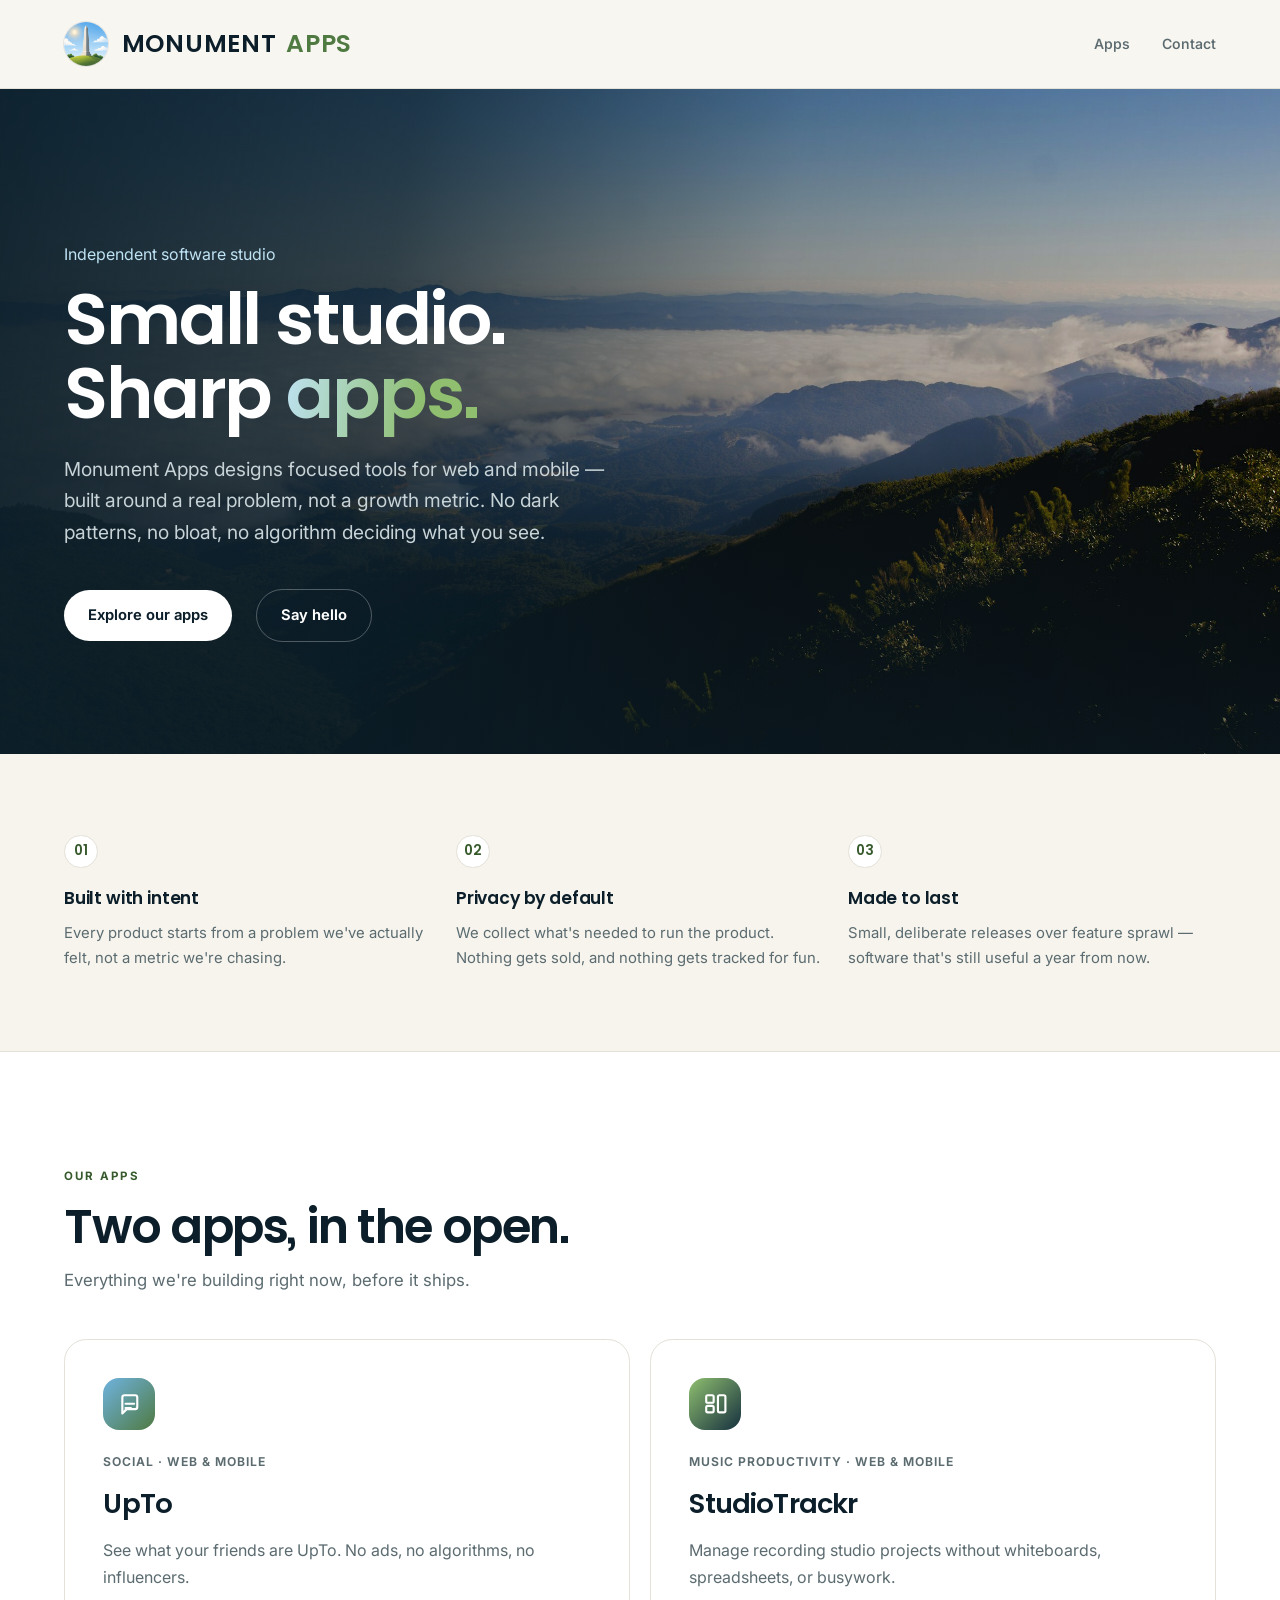
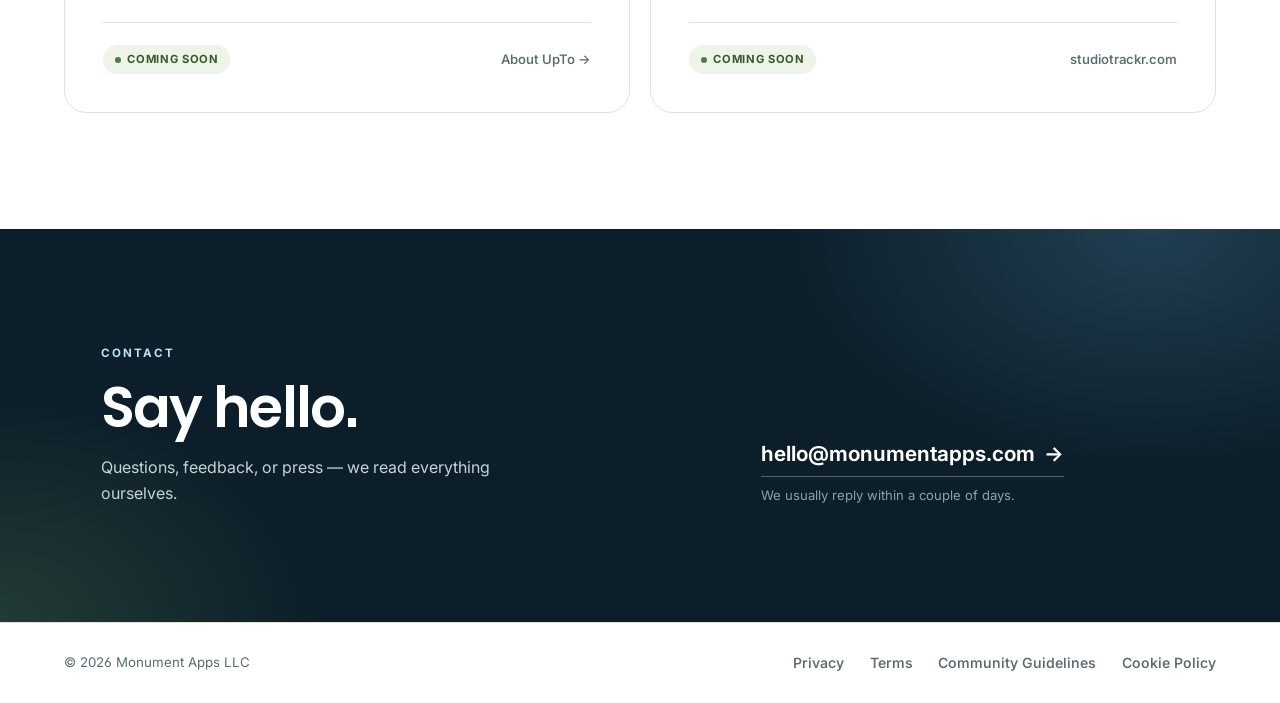
<file: index.html>
<!doctype html>
<html lang="en">
<head>
  <meta charset="utf-8">
  <meta name="viewport" content="width=device-width, initial-scale=1">
  <meta name="description" content="Monument Apps is an independent software studio designing focused, honest apps for web and mobile.">
  <title>Monument Apps — Independent software studio</title>
  <link rel="icon" href="assets/favicon.png" type="image/png">
  <link rel="preconnect" href="https://fonts.googleapis.com">
  <link rel="preconnect" href="https://fonts.gstatic.com" crossorigin>
  <link href="https://fonts.googleapis.com/css2?family=Poppins:wght@500;600&family=Inter:wght@400;500;550;600;650&display=optional" rel="stylesheet">
  <link rel="stylesheet" href="assets/styles.css">
  <!-- Marketing pages only. The loader refuses to run on /privacy, /terms, /guidelines, and
       /cookies, so those pages stay tracker-free even if this tag spreads by accident. -->
  <script src="assets/analytics.js" defer></script>
</head>
<body>
  <header class="site-header"><div class="container header-inner">
    <a class="brand" href="./" aria-label="Monument Apps home"><img src="assets/monument-apps-logo.png" alt="" onerror="this.hidden=true"><span class="wordmark"><strong>Monument</strong><small>Apps</small></span></a>
    <nav aria-label="Primary navigation"><a href="#apps">Apps</a><a href="#contact">Contact</a></nav>
  </div></header>
  <main>
    <section class="hero">
      <img class="hero-photo" src="assets/hero-photo.jpg" alt="">
      <div class="hero-scrim" aria-hidden="true"></div>
      <div class="container hero-inner">
        <div class="hero-copy">
          <p class="eyebrow">Independent software studio</p>
          <h1>Small studio.<br>Sharp <em>apps.</em></h1>
          <p class="lede">Monument Apps designs focused tools for web and mobile — built around a real problem, not a growth metric. No dark patterns, no bloat, no algorithm deciding what you see.</p>
          <div class="hero-actions">
            <a class="btn btn-primary" href="#apps">Explore our apps</a>
            <a class="btn btn-ghost" href="#contact">Say hello</a>
          </div>
        </div>
      </div>
    </section>

    <section class="pillars"><div class="container pillar-grid">
      <div class="pillar"><span class="num">01</span><h3>Built with intent</h3><p>Every product starts from a problem we've actually felt, not a metric we're chasing.</p></div>
      <div class="pillar"><span class="num">02</span><h3>Privacy by default</h3><p>We collect what's needed to run the product. Nothing gets sold, and nothing gets tracked for fun.</p></div>
      <div class="pillar"><span class="num">03</span><h3>Made to last</h3><p>Small, deliberate releases over feature sprawl — software that's still useful a year from now.</p></div>
    </div></section>

    <section class="section container" id="apps">
      <div class="section-heading">
        <p class="eyebrow">Our apps</p>
        <h2>Two apps, in the open.</h2>
        <p class="lede">Everything we're building right now, before it ships.</p>
      </div>
      <div class="app-grid">
        <article class="app-card">
          <div>
            <div class="icon icon-upto"><svg viewBox="0 0 24 24" fill="none" stroke="currentColor" stroke-width="2" stroke-linecap="round" stroke-linejoin="round"><path d="M8 12h8M8 16h5M7 4h10a2 2 0 0 1 2 2v9a2 2 0 0 1-2 2H9l-4 4V6a2 2 0 0 1 2-2Z"/></svg></div>
            <p class="app-kicker">Social · Web &amp; mobile</p>
            <h3>UpTo</h3>
            <p class="desc">See what your friends are UpTo. No ads, no algorithms, no influencers.</p>
          </div>
          <div class="app-meta"><span class="status">Coming soon</span><a class="app-link" href="upto/">About UpTo <span aria-hidden="true">→</span></a></div>
        </article>
        <article class="app-card">
          <div>
            <div class="icon icon-studiotrackr"><svg viewBox="0 0 24 24" fill="none" stroke="currentColor" stroke-width="2" stroke-linecap="round" stroke-linejoin="round"><rect x="3" y="4" width="7" height="7" rx="1.5"/><rect x="14" y="4" width="7" height="16" rx="1.5"/><rect x="3" y="14" width="7" height="6" rx="1.5"/></svg></div>
            <p class="app-kicker">Music Productivity · Web &amp; mobile</p>
            <h3>StudioTrackr</h3>
            <p class="desc">Manage recording studio projects without whiteboards, spreadsheets, or busywork.</p>
          </div>
          <div class="app-meta"><span class="status">Coming soon</span><span class="app-link" aria-label="StudioTrackr is coming soon">studiotrackr.com</span></div>
        </article>
      </div>
    </section>

    <section class="section contact" id="contact"><div class="container contact-inner">
      <div><p class="eyebrow">Contact</p><h2>Say hello.</h2><p class="lede">Questions, feedback, or press — we read everything ourselves.</p></div>
      <div class="contact-right">
        <a class="email" href="mailto:hello@monumentapps.com">hello@monumentapps.com <span aria-hidden="true">→</span></a>
        <p class="contact-note">We usually reply within a couple of days.</p>
      </div>
    </div></section>
  </main>
  <footer class="site-footer"><div class="container footer-inner"><span>© 2026 Monument Apps LLC</span><nav aria-label="Legal navigation"><a href="privacy/">Privacy</a><a href="terms/">Terms</a><a href="guidelines/">Community Guidelines</a><a href="cookies/">Cookie Policy</a></nav></div></footer>
</body>
</html>
</file>
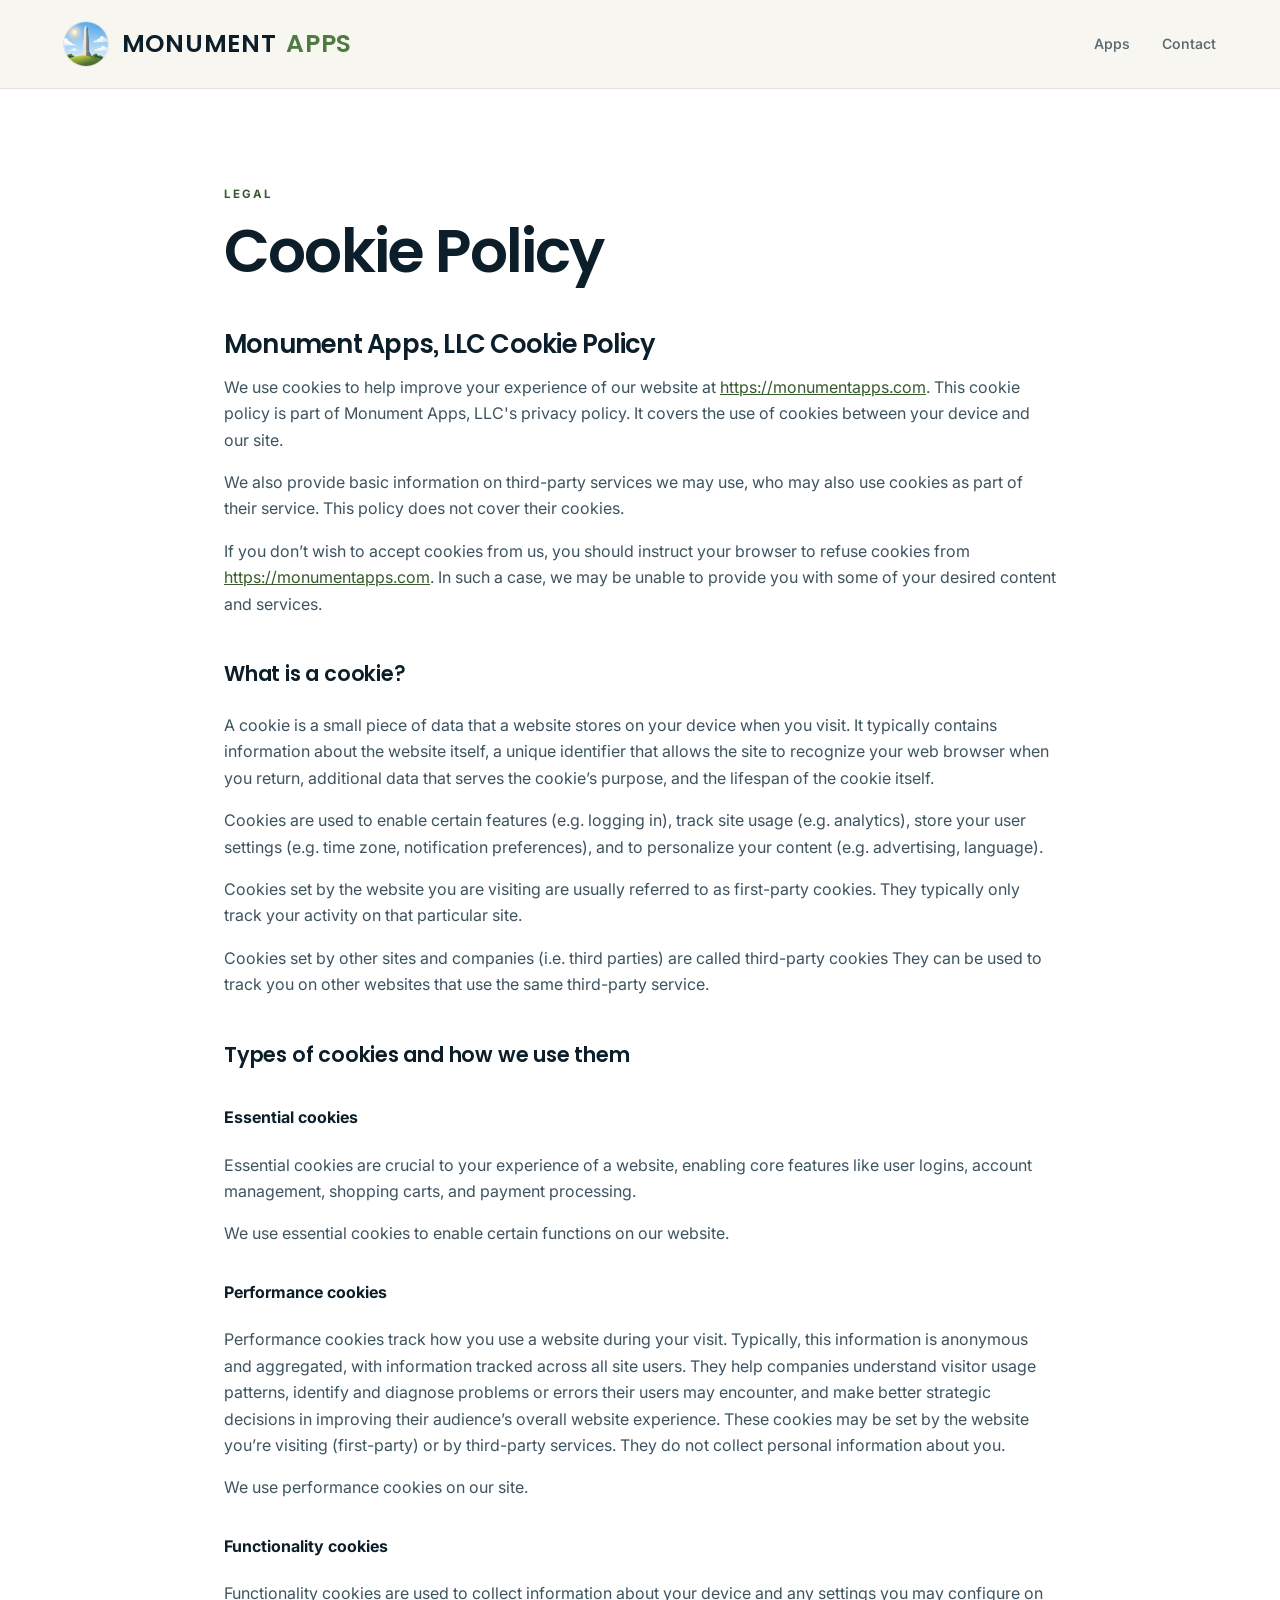
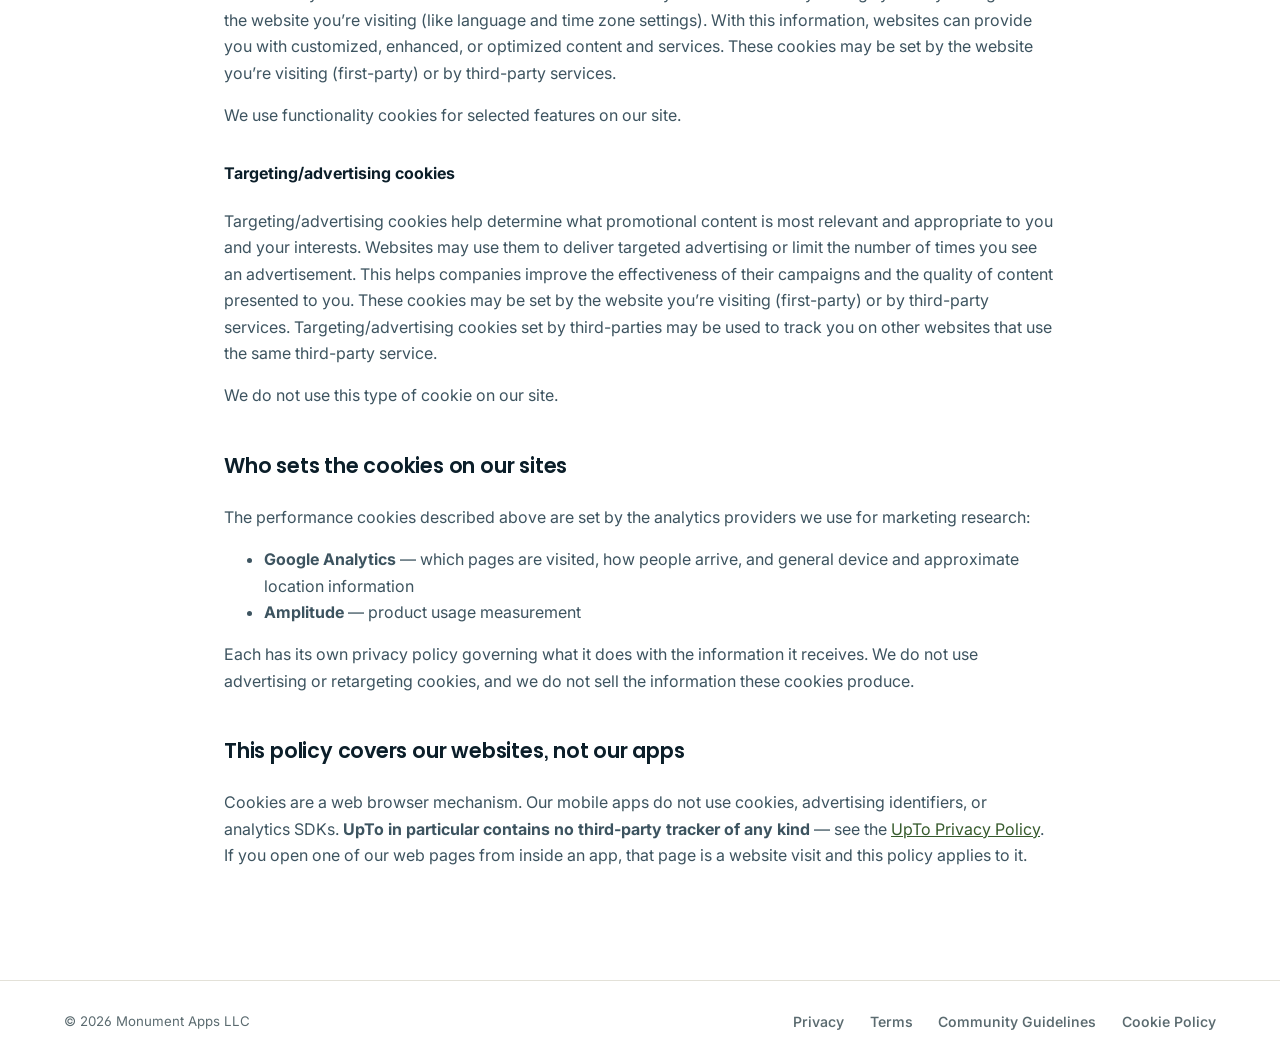
<file: cookies/index.html>
<!doctype html>
<html lang="en">
<head>
  <meta charset="utf-8">
  <meta name="viewport" content="width=device-width, initial-scale=1">
  <title>Cookie Policy — Monument Apps</title>
  <link rel="icon" href="../assets/favicon.png" type="image/png">
  <link rel="preconnect" href="https://fonts.googleapis.com">
  <link rel="preconnect" href="https://fonts.gstatic.com" crossorigin>
  <link href="https://fonts.googleapis.com/css2?family=Poppins:wght@500;600&family=Inter:wght@400;500;550;600;650&display=optional" rel="stylesheet">
  <link rel="stylesheet" href="../assets/styles.css">
</head>
<body>
  <header class="site-header"><div class="container header-inner">
    <a class="brand" href="../"><img src="../assets/monument-apps-logo.png" alt="" onerror="this.hidden=true"><span class="wordmark"><strong>Monument</strong><small>Apps</small></span></a>
    <nav aria-label="Primary navigation"><a href="../#apps">Apps</a><a href="../#contact">Contact</a></nav>
  </div></header>
  <main><section class="legal container">
    <p class="eyebrow">Legal</p>
    <h1>Cookie Policy</h1>
    <h2>Monument Apps, LLC Cookie Policy</h2>


<p>
	We use cookies to help improve your experience of our website at <a href="https://monumentapps.com">https://monumentapps.com</a>. This cookie policy is part of Monument Apps, LLC&#039;s privacy policy. It covers the use of cookies between your device and our site.
</p>

<p>
	We also provide basic information on third-party services we may use, who may also use cookies as part of their service. This policy does not cover their cookies.
</p>

<p>
	If you don’t wish to accept cookies from us, you should instruct your browser to refuse cookies from <a href="https://monumentapps.com">https://monumentapps.com</a>. In such a case, we may be unable to provide you with some of your desired content and services.
</p>

<h3>What is a cookie?</h3>

<p>
	A cookie is a small piece of data that a website stores on your device when you visit. It typically contains information about the website itself, a unique identifier that allows the site to recognize your web browser when you return, additional data that serves the cookie’s purpose, and the lifespan of the cookie itself.
</p>

<p>
	Cookies are used to enable certain features (e.g. logging in), track site usage (e.g. analytics), store your user settings (e.g. time zone, notification preferences), and to personalize your content (e.g. advertising, language).
</p>

<p>
	Cookies set by the website you are visiting are usually referred to as first-party cookies. They typically only track your activity on that particular site.
</p>

<p>
	Cookies set by other sites and companies (i.e. third parties) are called third-party cookies They can be used to track you on other websites that use the same third-party service.
</p>

<h3>Types of cookies and how we use them</h3>

<h4>Essential cookies</h4>

<p>
	Essential cookies are crucial to your experience of a website, enabling core features like user logins, account management, shopping carts, and payment processing.
</p>


	<p>
		We use essential cookies to enable certain functions on our website.
	</p>


<h4>Performance cookies</h4>

<p>
	Performance cookies track how you use a website during your visit. Typically, this information is anonymous and aggregated, with information tracked across all site users. They help companies understand visitor usage patterns, identify and diagnose problems or errors their users may encounter, and make better strategic decisions in improving their audience’s overall website experience. These cookies may be set by the website you’re visiting (first-party) or by third-party services. They do not collect personal information about you.
</p>


<p>
	We use performance cookies on our site.
</p>


<h4>Functionality cookies</h4>

<p>
	Functionality cookies are used to collect information about your device and any settings you may configure on the website you’re visiting (like language and time zone settings). With this information, websites can provide you with customized, enhanced, or optimized content and services. These cookies may be set by the website you’re visiting (first-party) or by third-party services.
</p>


	<p>
		We use functionality cookies for selected features on our site.
	</p>


<h4>Targeting/advertising cookies</h4>

<p>
	Targeting/advertising cookies help determine what promotional content is most relevant and appropriate to you and your interests. Websites may use them to deliver targeted advertising or limit the number of times you see an advertisement. This helps companies improve the effectiveness of their campaigns and the quality of content presented to you. These cookies may be set by the website you’re visiting (first-party) or by third-party services. Targeting/advertising cookies set by third-parties may be used to track you on other websites that use the same third-party service.
</p>


	<p>
		We do not use this type of cookie on our site.
	</p>

<h3>Who sets the cookies on our sites</h3>

<p>
	The performance cookies described above are set by the analytics providers we use for marketing research:
</p>

<ul>
	<li><strong>Google Analytics</strong> — which pages are visited, how people arrive, and general device and approximate location information</li>
	<li><strong>Amplitude</strong> — product usage measurement</li>
</ul>

<p>
	Each has its own privacy policy governing what it does with the information it receives. We do not use advertising or retargeting cookies, and we do not sell the information these cookies produce.
</p>

<h3>This policy covers our websites, not our apps</h3>

<p>
	Cookies are a web browser mechanism. Our mobile apps do not use cookies, advertising identifiers, or analytics SDKs. <strong>UpTo in particular contains no third-party tracker of any kind</strong> — see the <a href="../privacy/upto/">UpTo Privacy Policy</a>. If you open one of our web pages from inside an app, that page is a website visit and this policy applies to it.
</p>
  </section></main>
  <footer class="site-footer"><div class="container footer-inner"><span>© 2026 Monument Apps LLC</span><nav aria-label="Legal navigation"><a href="../privacy/">Privacy</a><a href="../terms/">Terms</a><a href="../guidelines/">Community Guidelines</a><a href="../cookies/">Cookie Policy</a></nav></div></footer>
</body>
</html>
</file>
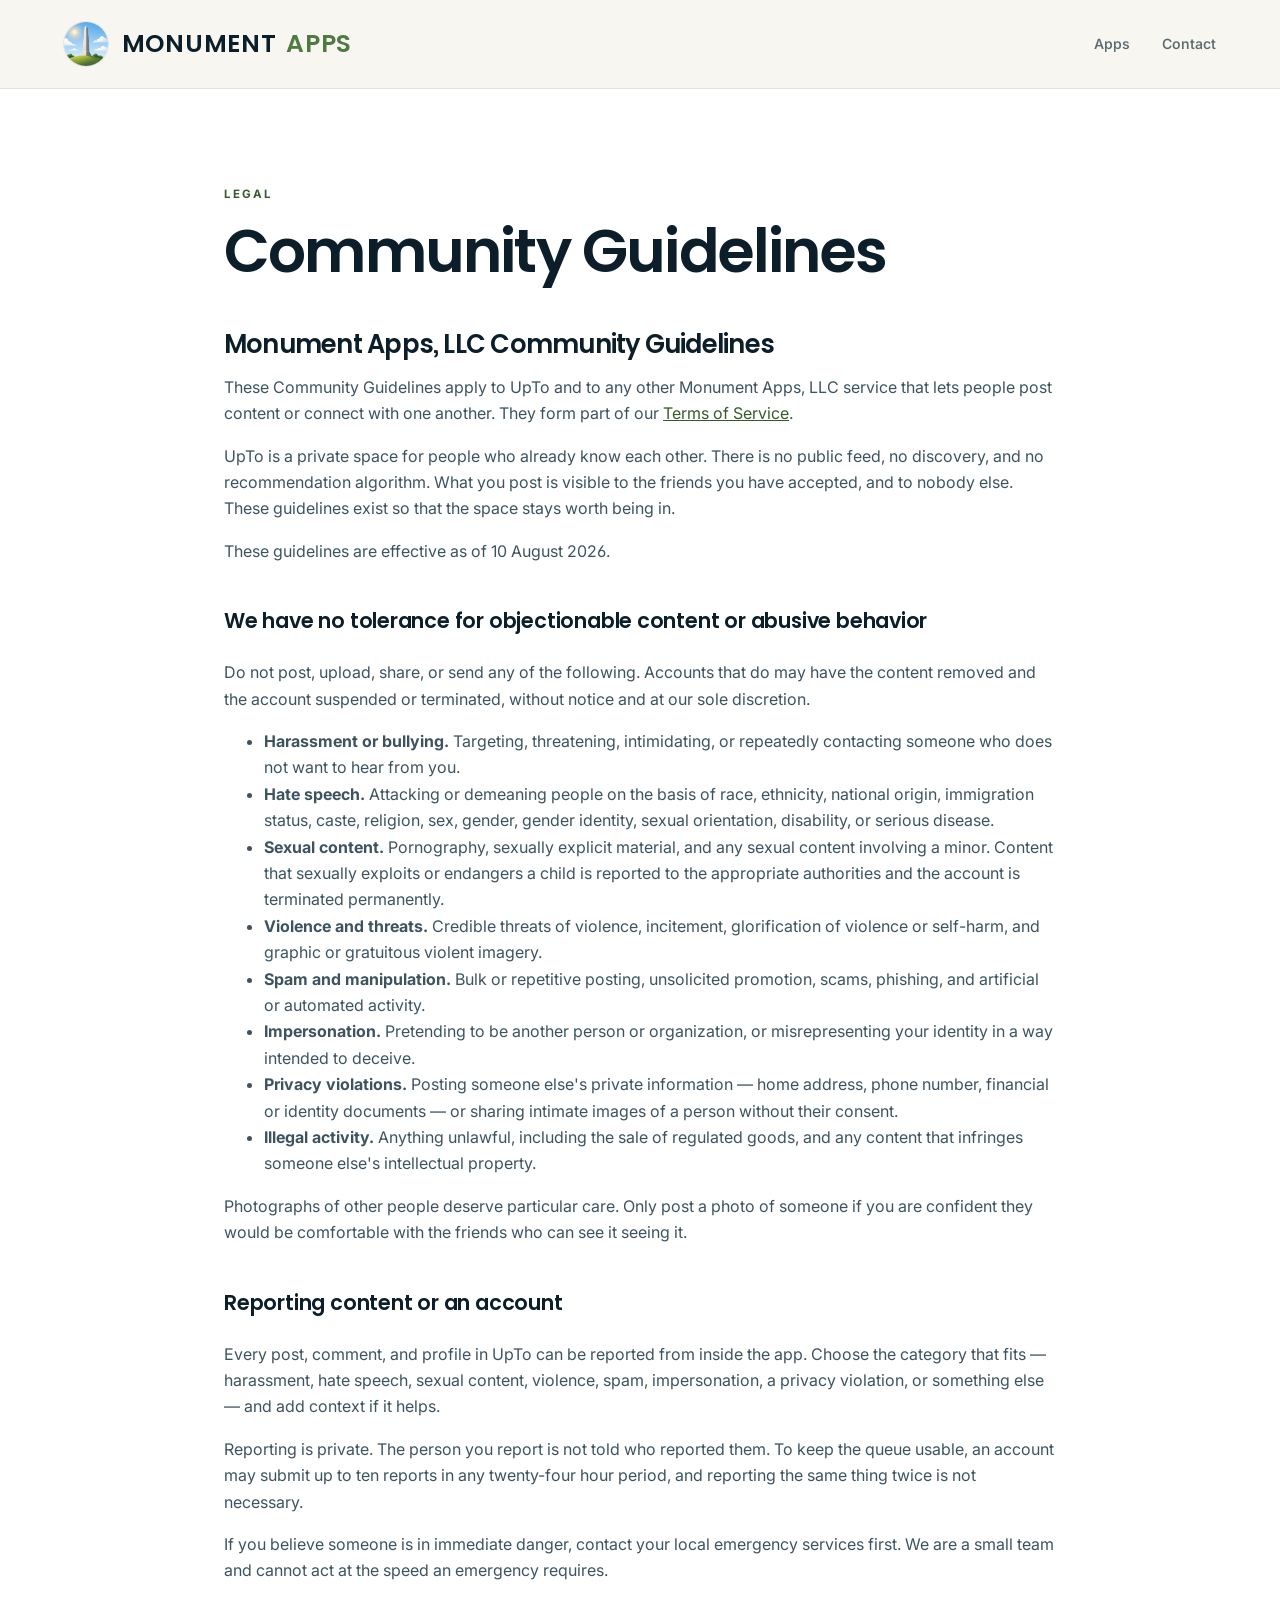
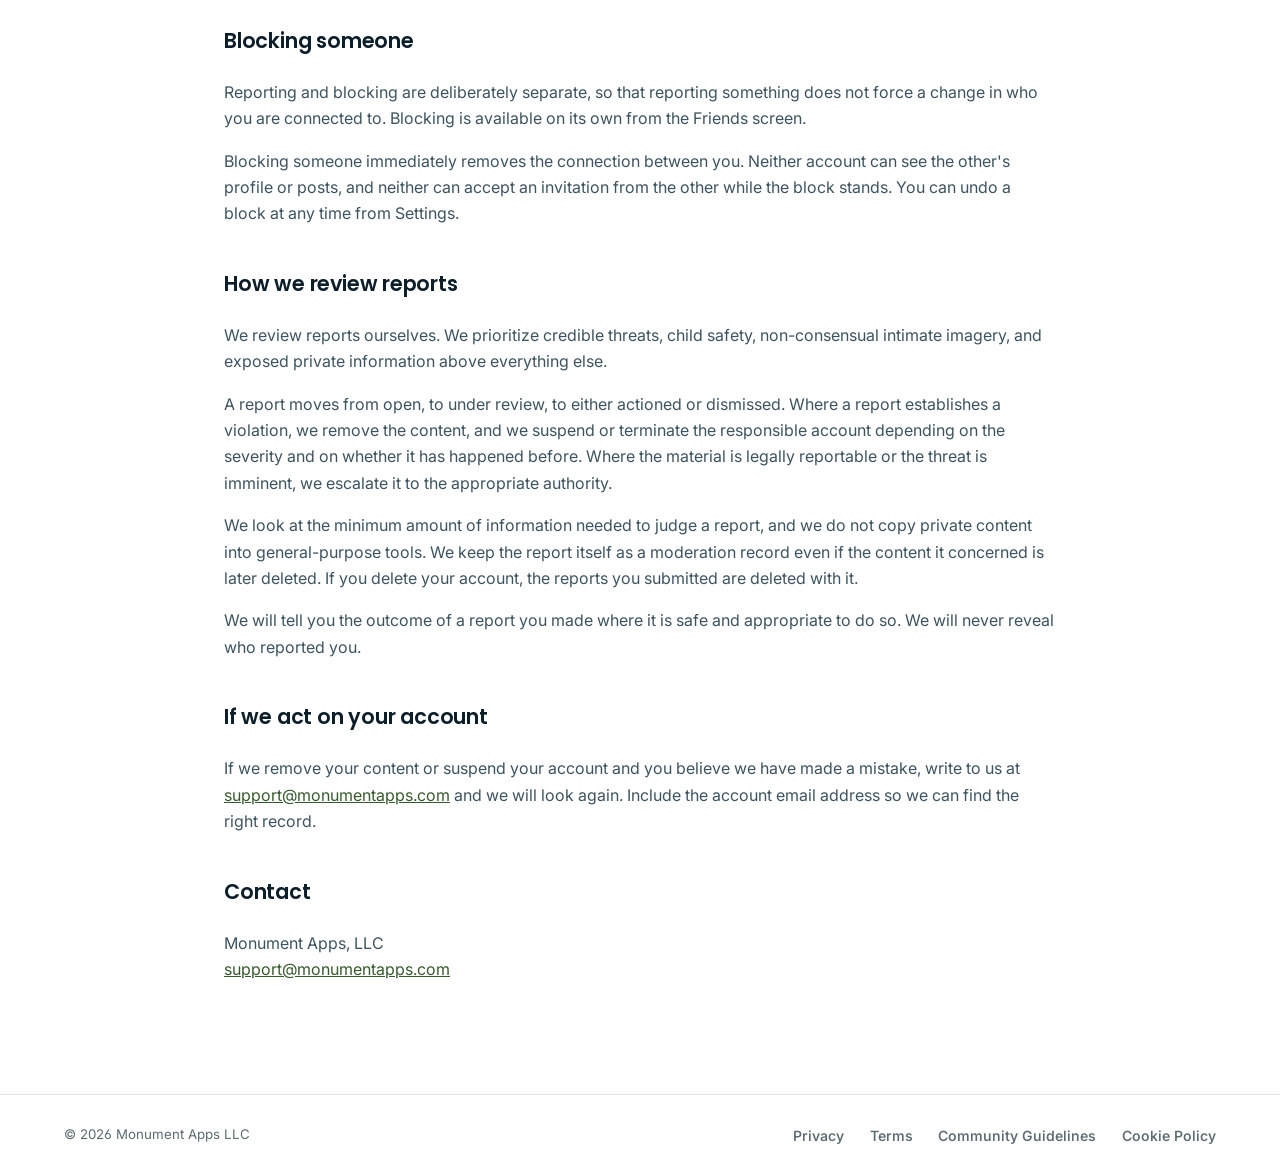
<file: guidelines/index.html>
<!doctype html>
<html lang="en">
<head>
  <meta charset="utf-8">
  <meta name="viewport" content="width=device-width, initial-scale=1">
  <meta name="description" content="Community Guidelines for UpTo and other Monument Apps services — what is allowed, what is not, and how reports are handled.">
  <title>Community Guidelines — Monument Apps</title>
  <link rel="icon" href="../assets/favicon.png" type="image/png">
  <link rel="preconnect" href="https://fonts.googleapis.com">
  <link rel="preconnect" href="https://fonts.gstatic.com" crossorigin>
  <link href="https://fonts.googleapis.com/css2?family=Poppins:wght@500;600&family=Inter:wght@400;500;550;600;650&display=optional" rel="stylesheet">
  <link rel="stylesheet" href="../assets/styles.css">
</head>
<body>
  <header class="site-header"><div class="container header-inner">
    <a class="brand" href="../"><img src="../assets/monument-apps-logo.png" alt="" onerror="this.hidden=true"><span class="wordmark"><strong>Monument</strong><small>Apps</small></span></a>
    <nav aria-label="Primary navigation"><a href="../#apps">Apps</a><a href="../#contact">Contact</a></nav>
  </div></header>
  <main><section class="legal container">
    <p class="eyebrow">Legal</p>
    <h1>Community Guidelines</h1>
    <h2>Monument Apps, LLC Community Guidelines</h2>

<p>
	These Community Guidelines apply to UpTo and to any other Monument Apps, LLC service that lets people post content or connect with one another. They form part of our <a href="../terms/">Terms of Service</a>.
</p>

<p>
	UpTo is a private space for people who already know each other. There is no public feed, no discovery, and no recommendation algorithm. What you post is visible to the friends you have accepted, and to nobody else. These guidelines exist so that the space stays worth being in.
</p>

<p>
	These guidelines are effective as of 10 August 2026.
</p>

<h3>We have no tolerance for objectionable content or abusive behavior</h3>

<p>
	Do not post, upload, share, or send any of the following. Accounts that do may have the content removed and the account suspended or terminated, without notice and at our sole discretion.
</p>

<ul>
	<li><strong>Harassment or bullying.</strong> Targeting, threatening, intimidating, or repeatedly contacting someone who does not want to hear from you.</li>
	<li><strong>Hate speech.</strong> Attacking or demeaning people on the basis of race, ethnicity, national origin, immigration status, caste, religion, sex, gender, gender identity, sexual orientation, disability, or serious disease.</li>
	<li><strong>Sexual content.</strong> Pornography, sexually explicit material, and any sexual content involving a minor. Content that sexually exploits or endangers a child is reported to the appropriate authorities and the account is terminated permanently.</li>
	<li><strong>Violence and threats.</strong> Credible threats of violence, incitement, glorification of violence or self-harm, and graphic or gratuitous violent imagery.</li>
	<li><strong>Spam and manipulation.</strong> Bulk or repetitive posting, unsolicited promotion, scams, phishing, and artificial or automated activity.</li>
	<li><strong>Impersonation.</strong> Pretending to be another person or organization, or misrepresenting your identity in a way intended to deceive.</li>
	<li><strong>Privacy violations.</strong> Posting someone else's private information — home address, phone number, financial or identity documents — or sharing intimate images of a person without their consent.</li>
	<li><strong>Illegal activity.</strong> Anything unlawful, including the sale of regulated goods, and any content that infringes someone else's intellectual property.</li>
</ul>

<p>
	Photographs of other people deserve particular care. Only post a photo of someone if you are confident they would be comfortable with the friends who can see it seeing it.
</p>

<h3>Reporting content or an account</h3>

<p>
	Every post, comment, and profile in UpTo can be reported from inside the app. Choose the category that fits — harassment, hate speech, sexual content, violence, spam, impersonation, a privacy violation, or something else — and add context if it helps.
</p>

<p>
	Reporting is private. The person you report is not told who reported them. To keep the queue usable, an account may submit up to ten reports in any twenty-four hour period, and reporting the same thing twice is not necessary.
</p>

<p>
	If you believe someone is in immediate danger, contact your local emergency services first. We are a small team and cannot act at the speed an emergency requires.
</p>

<h3>Blocking someone</h3>

<p>
	Reporting and blocking are deliberately separate, so that reporting something does not force a change in who you are connected to. Blocking is available on its own from the Friends screen.
</p>

<p>
	Blocking someone immediately removes the connection between you. Neither account can see the other's profile or posts, and neither can accept an invitation from the other while the block stands. You can undo a block at any time from Settings.
</p>

<h3>How we review reports</h3>

<p>
	We review reports ourselves. We prioritize credible threats, child safety, non-consensual intimate imagery, and exposed private information above everything else.
</p>

<p>
	A report moves from open, to under review, to either actioned or dismissed. Where a report establishes a violation, we remove the content, and we suspend or terminate the responsible account depending on the severity and on whether it has happened before. Where the material is legally reportable or the threat is imminent, we escalate it to the appropriate authority.
</p>

<p>
	We look at the minimum amount of information needed to judge a report, and we do not copy private content into general-purpose tools. We keep the report itself as a moderation record even if the content it concerned is later deleted. If you delete your account, the reports you submitted are deleted with it.
</p>

<p>
	We will tell you the outcome of a report you made where it is safe and appropriate to do so. We will never reveal who reported you.
</p>

<h3>If we act on your account</h3>

<p>
	If we remove your content or suspend your account and you believe we have made a mistake, write to us at <a href="mailto:support@monumentapps.com">support@monumentapps.com</a> and we will look again. Include the account email address so we can find the right record.
</p>

<h3>Contact</h3>

<p>
	Monument Apps, LLC<br />
	<a href="mailto:support@monumentapps.com">support@monumentapps.com</a>
</p>
  </section></main>
  <footer class="site-footer"><div class="container footer-inner"><span>© 2026 Monument Apps LLC</span><nav aria-label="Legal navigation"><a href="../privacy/">Privacy</a><a href="../terms/">Terms</a><a href="../guidelines/">Community Guidelines</a><a href="../cookies/">Cookie Policy</a></nav></div></footer>
</body>
</html>
</file>
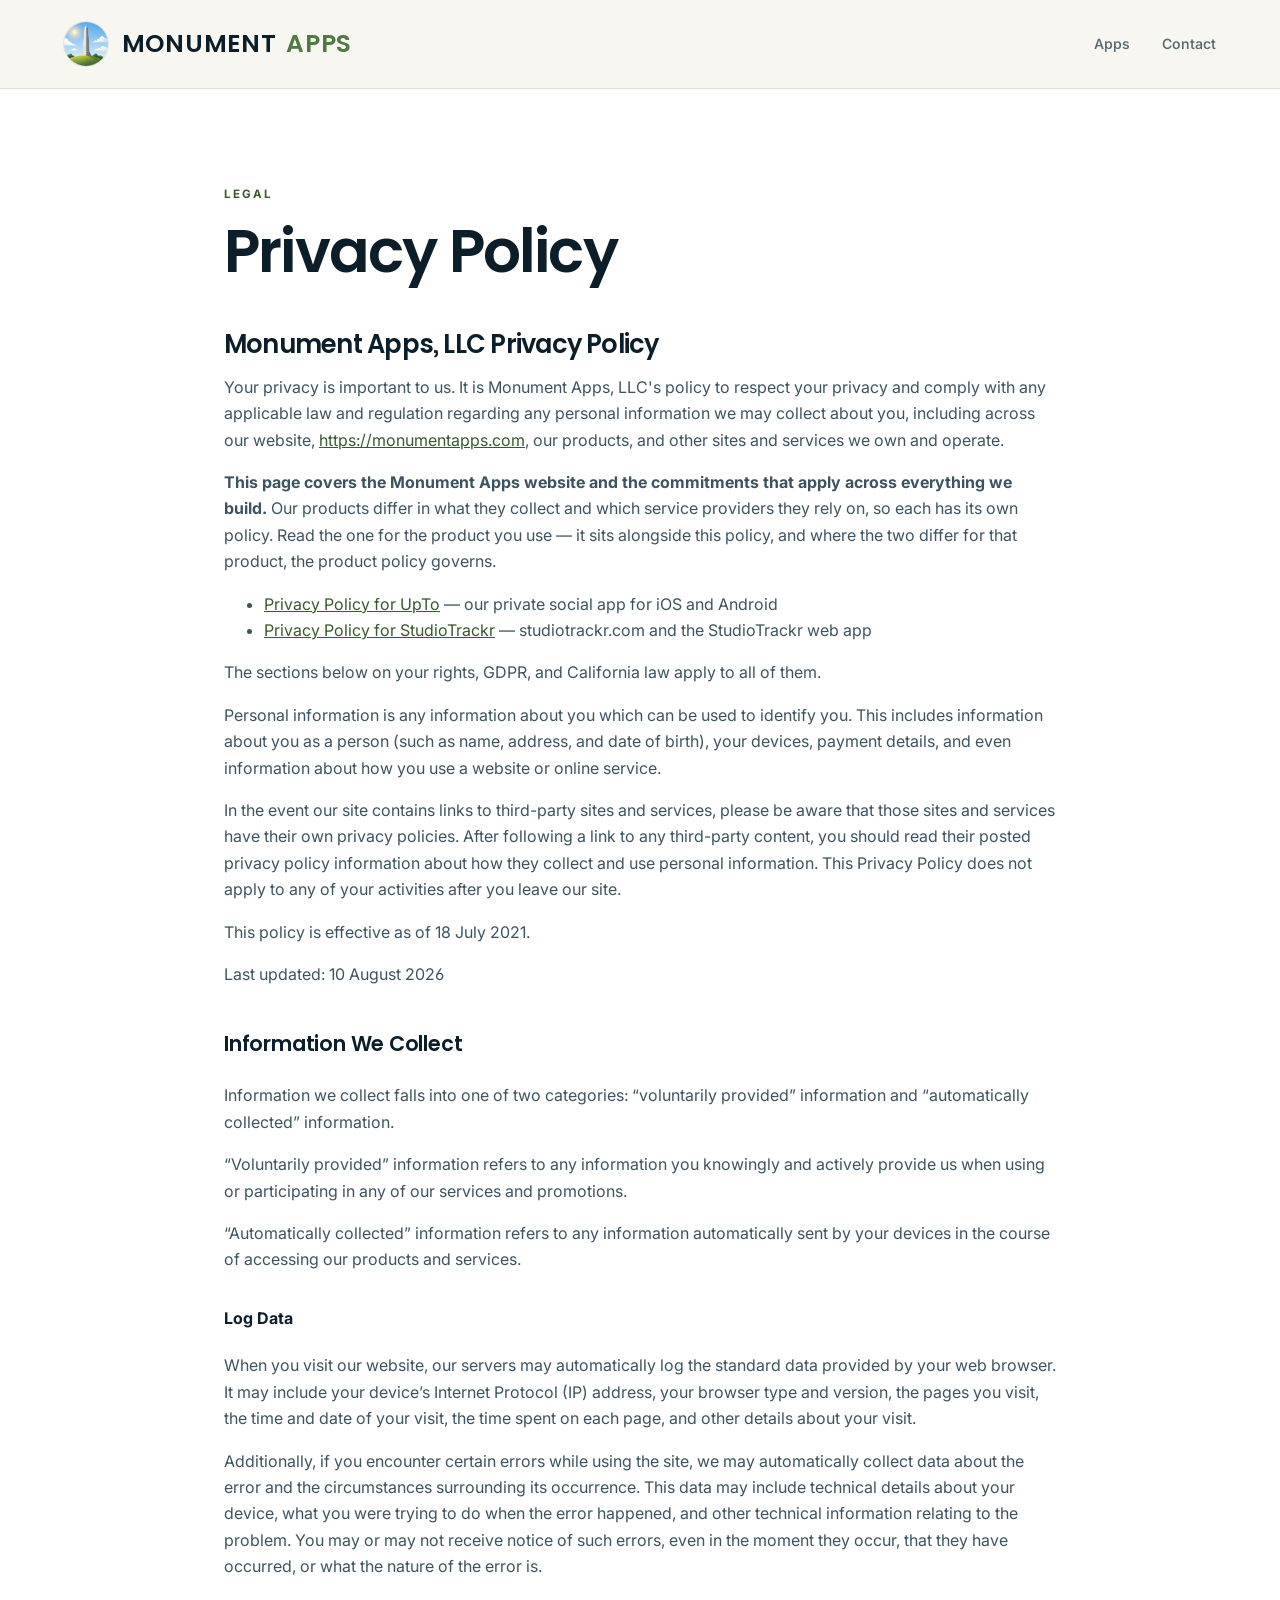
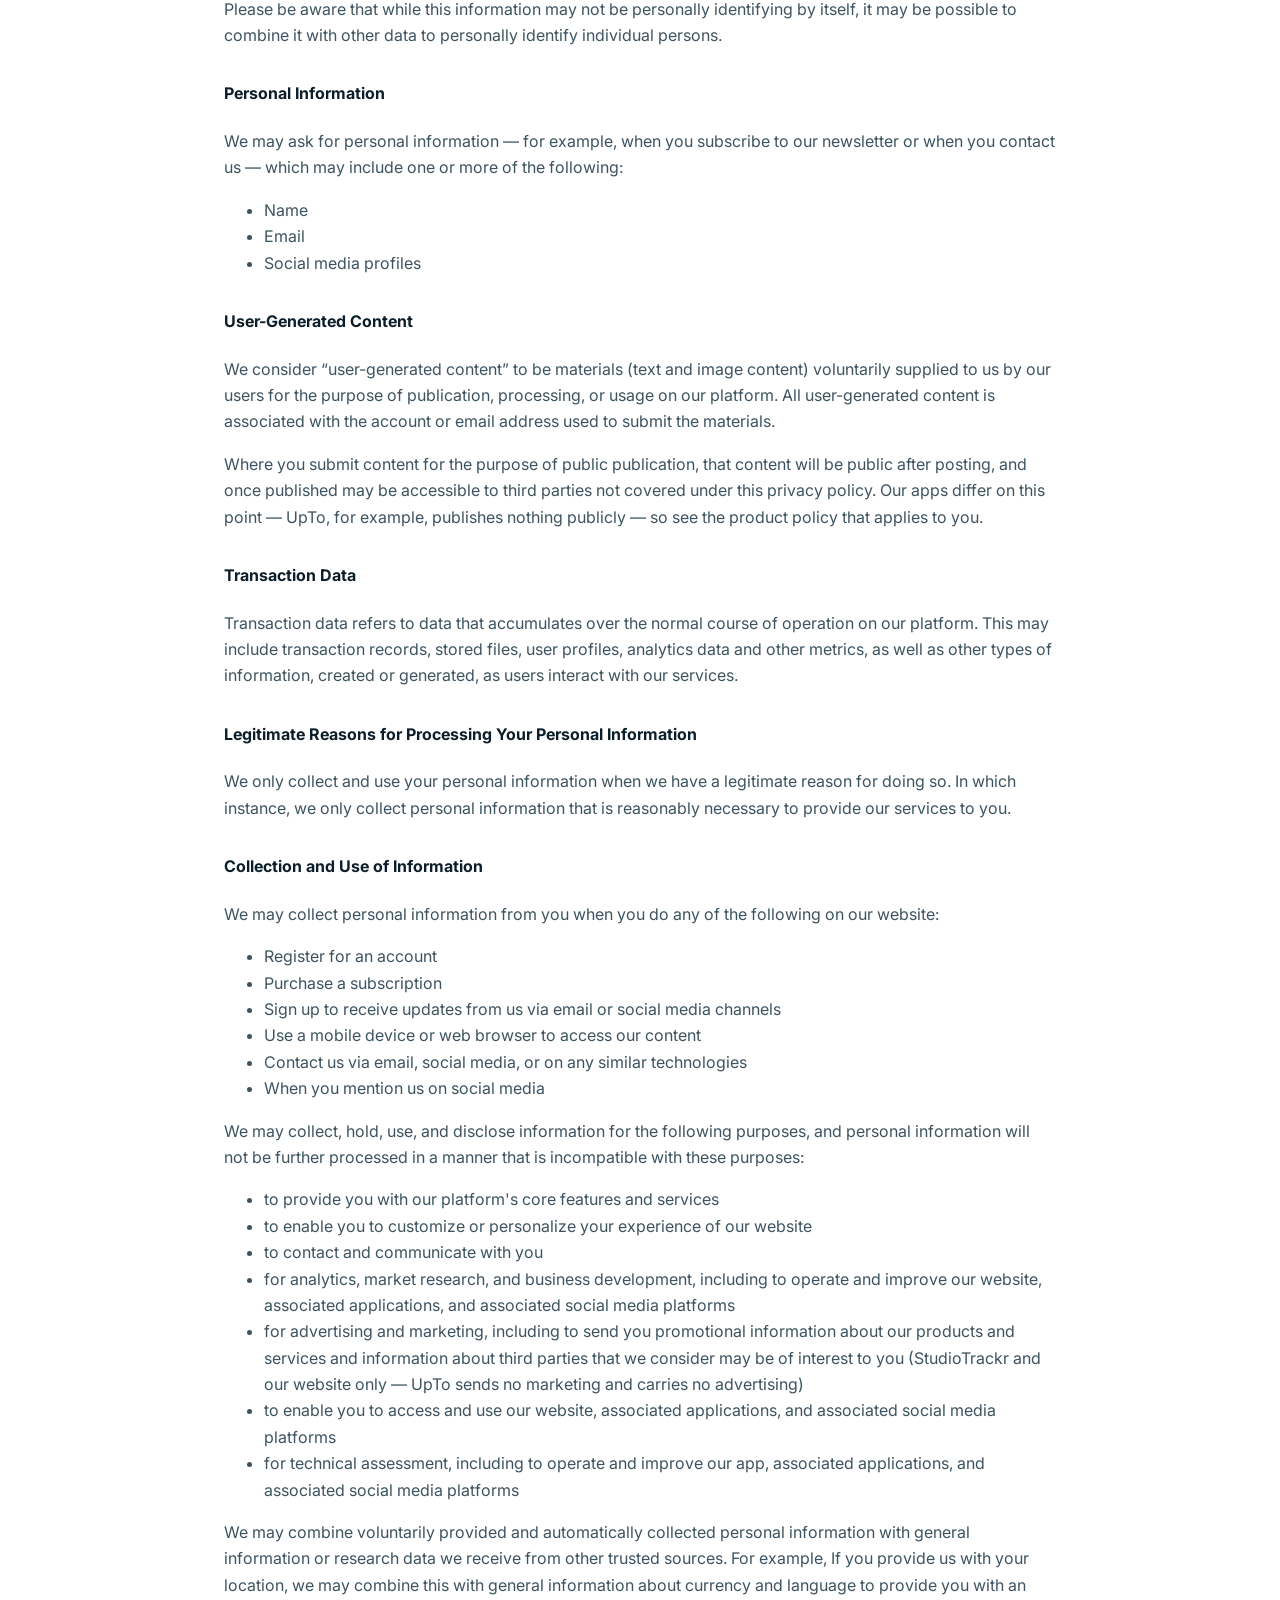
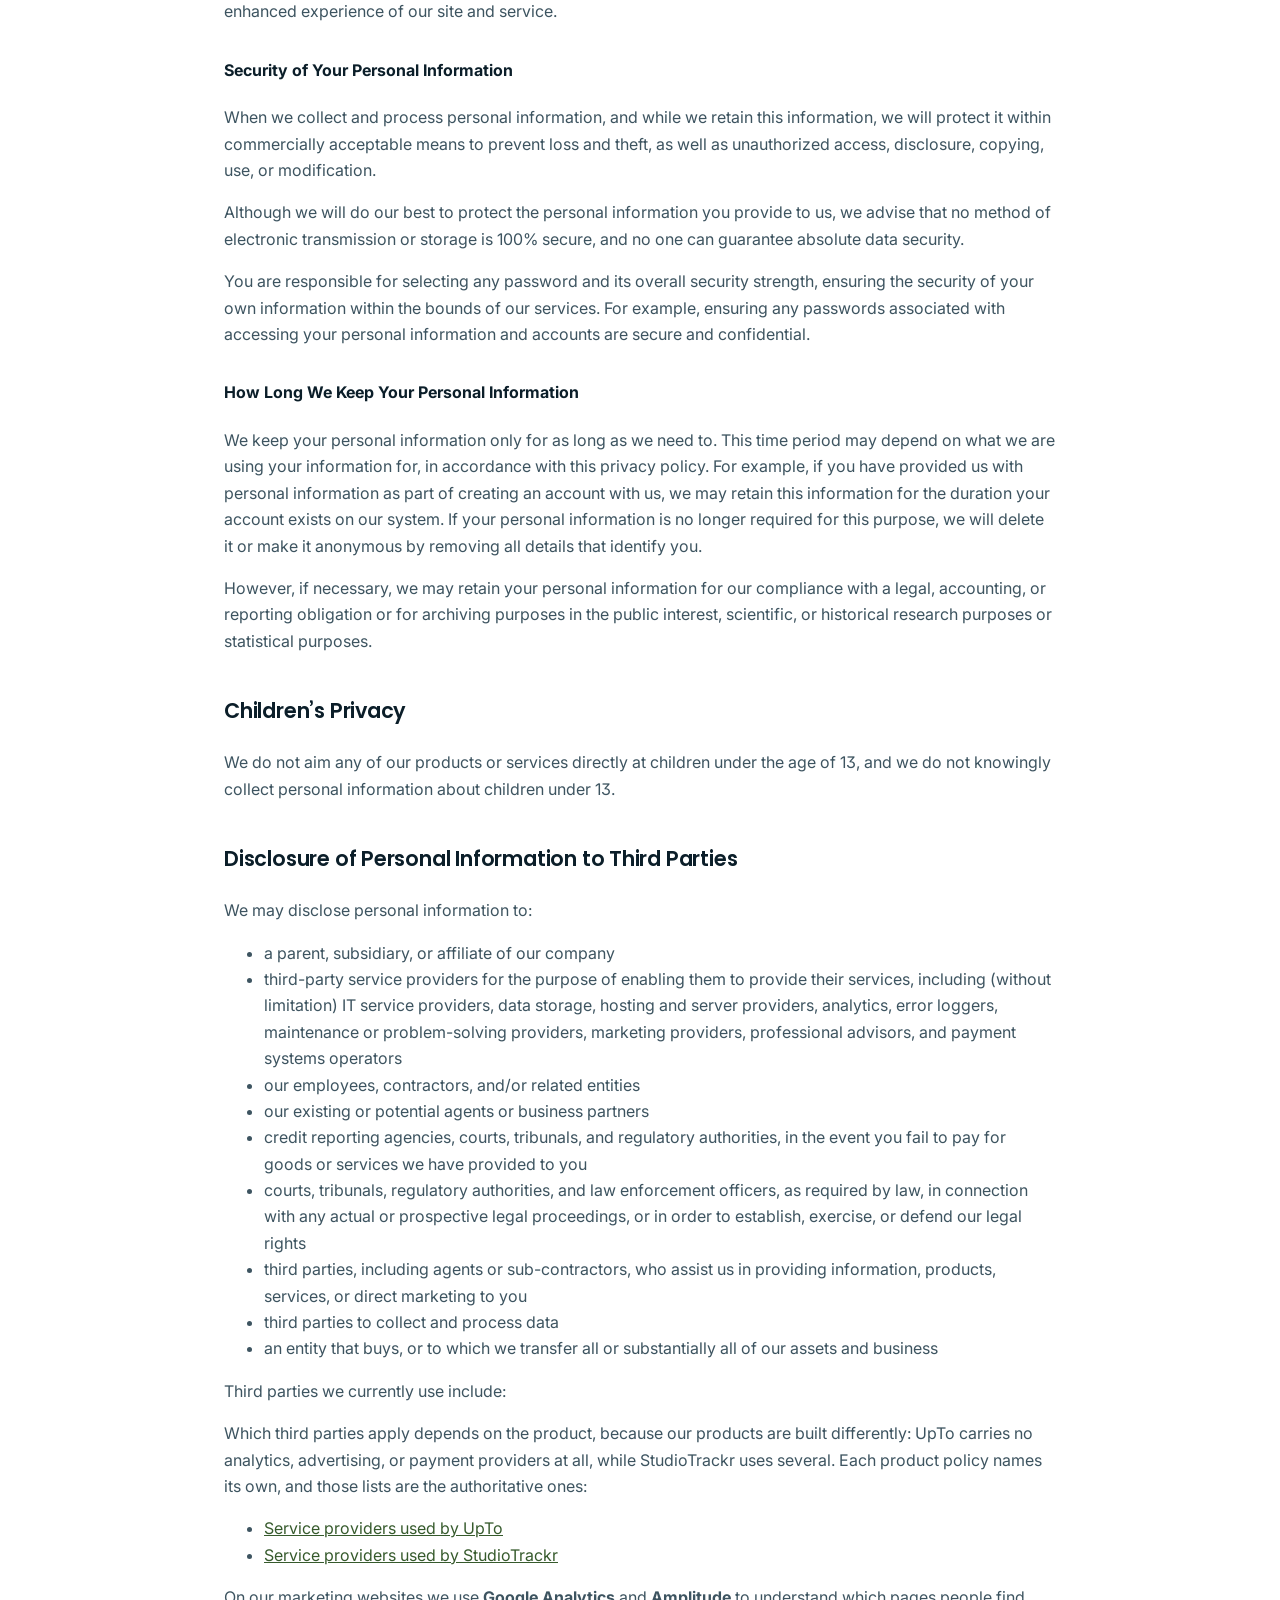
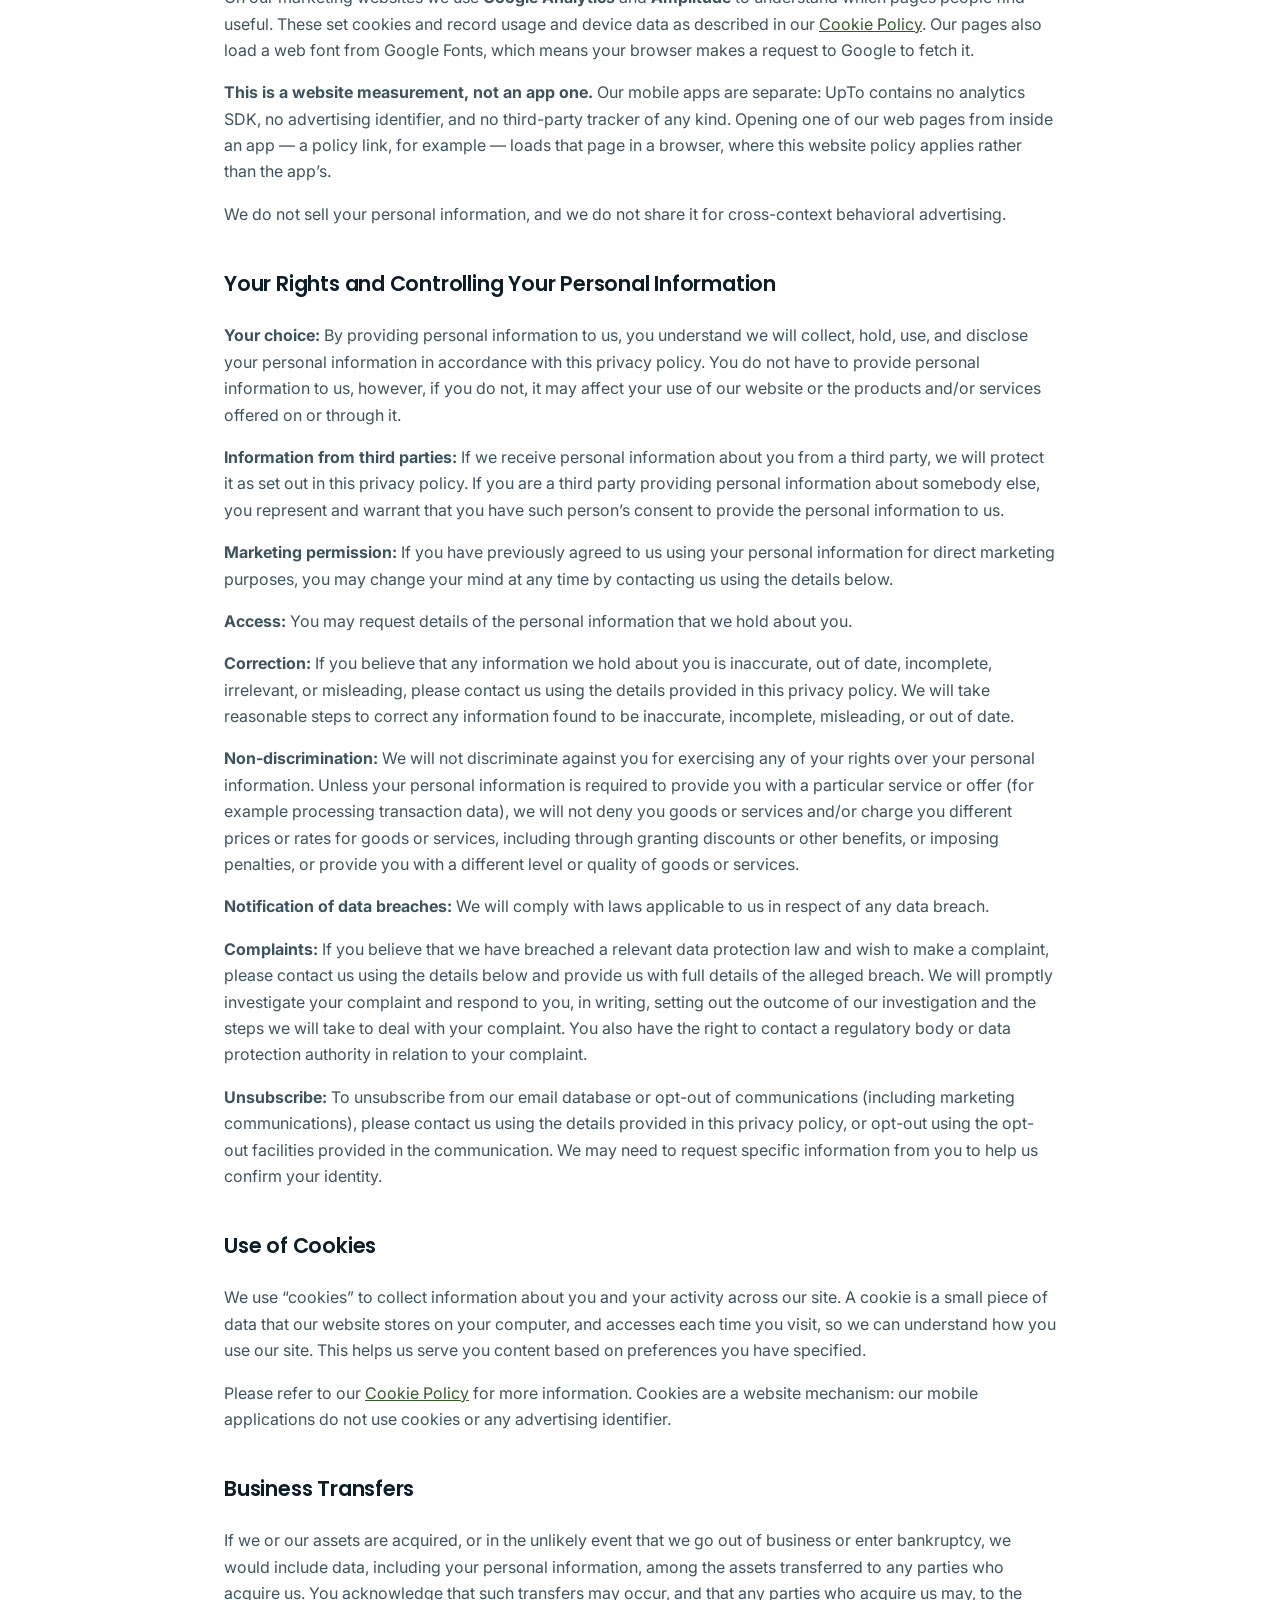
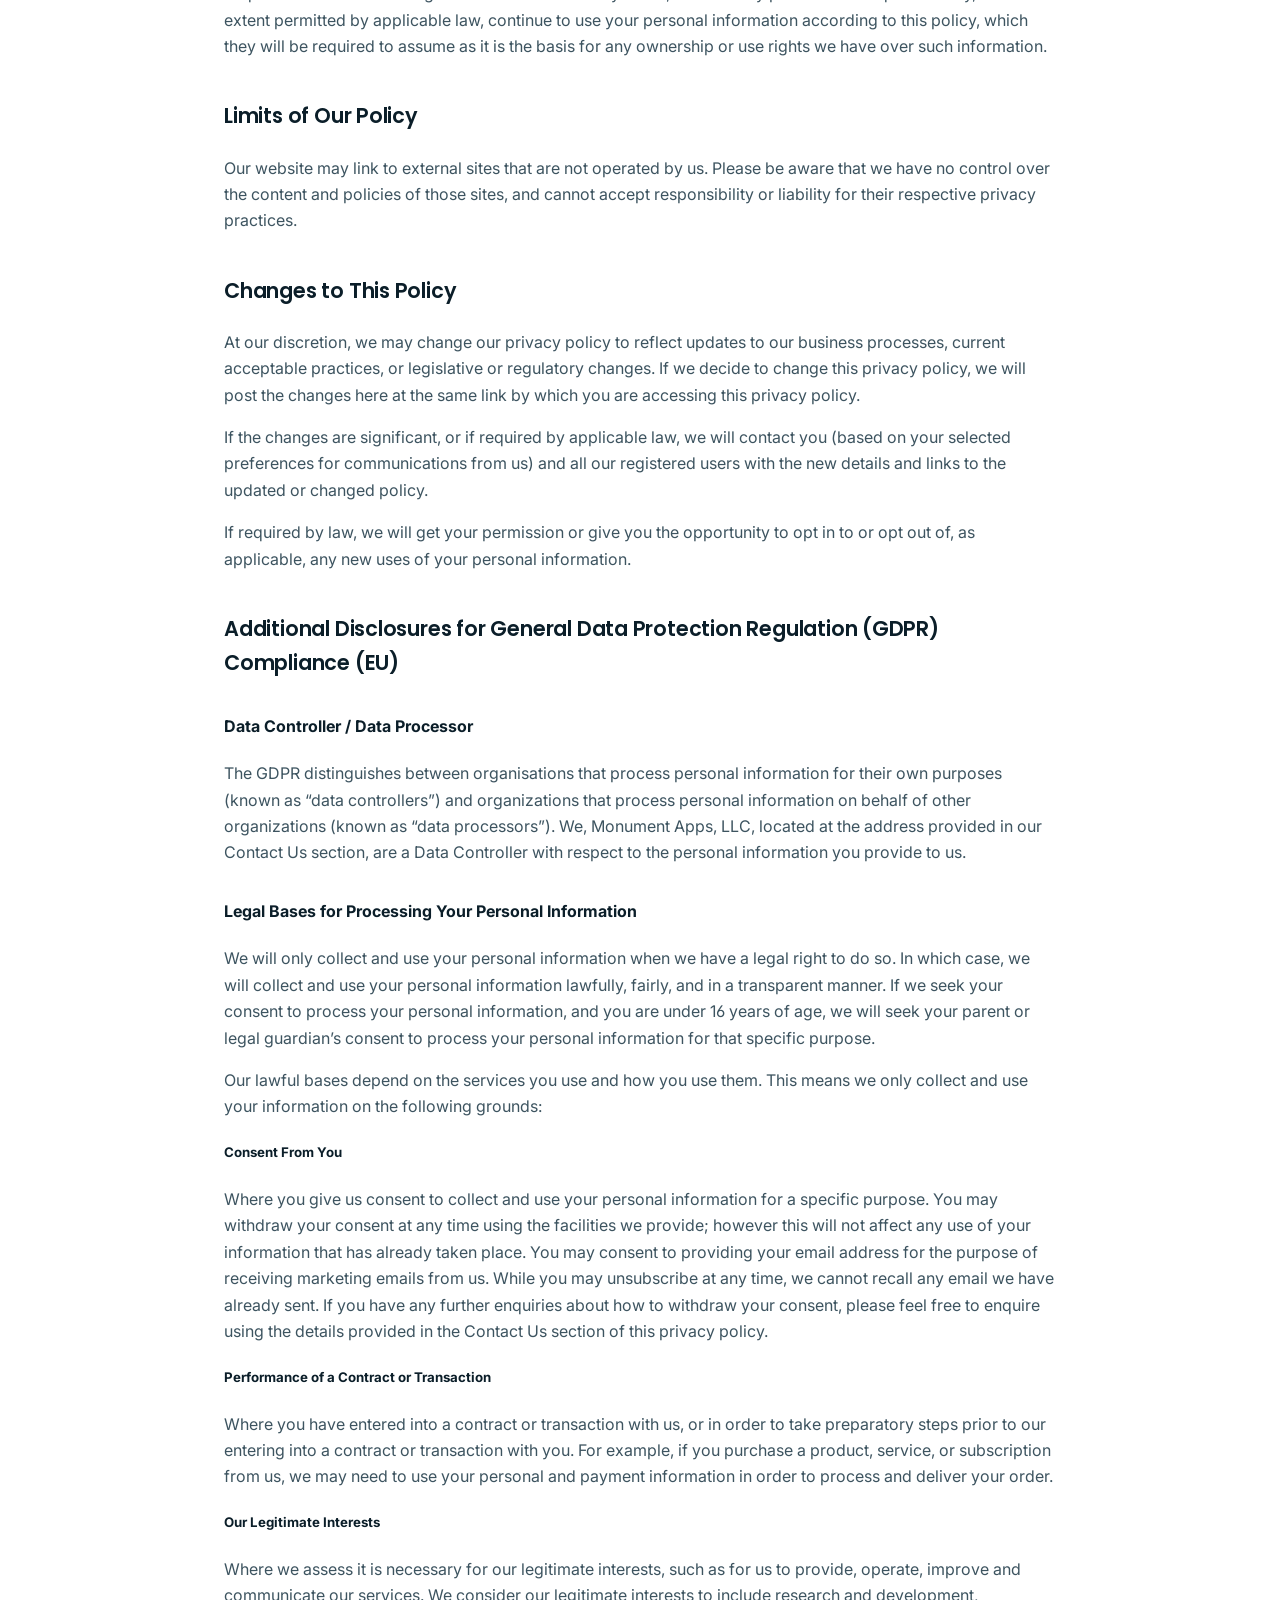
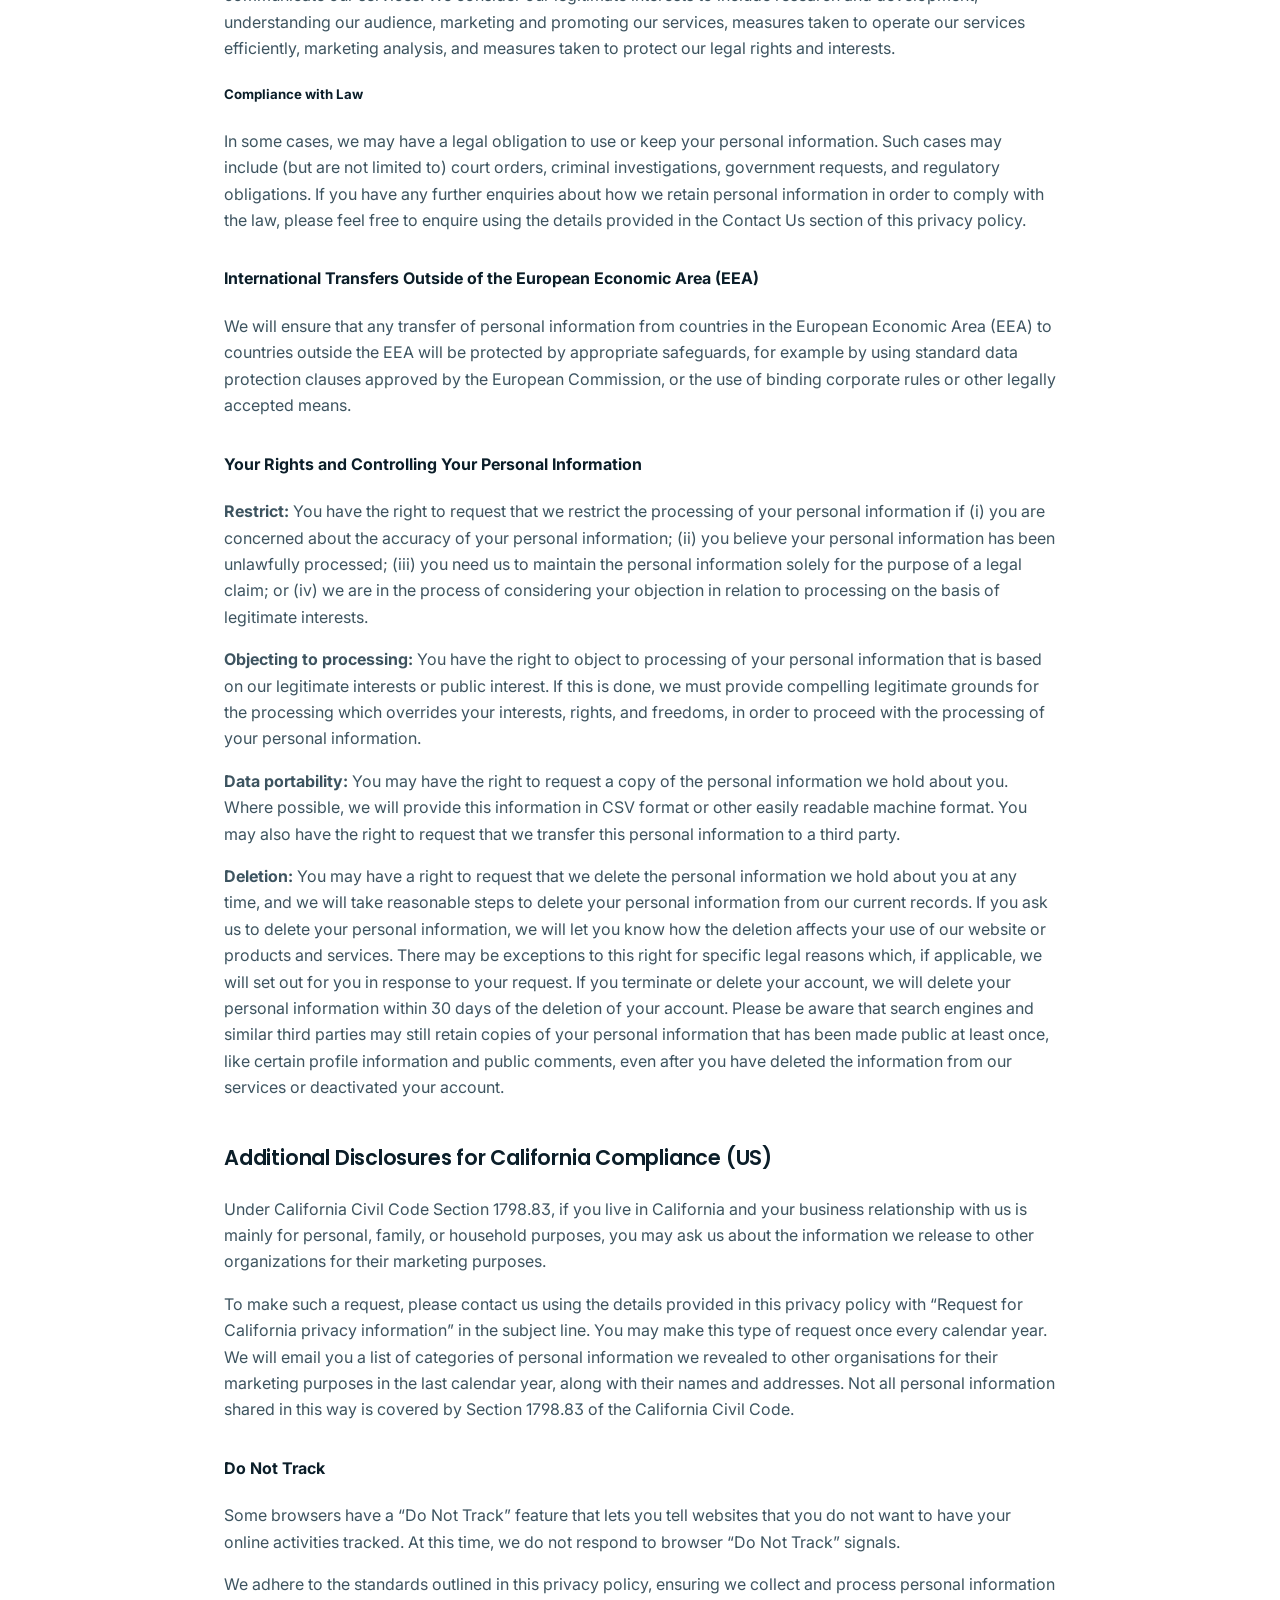
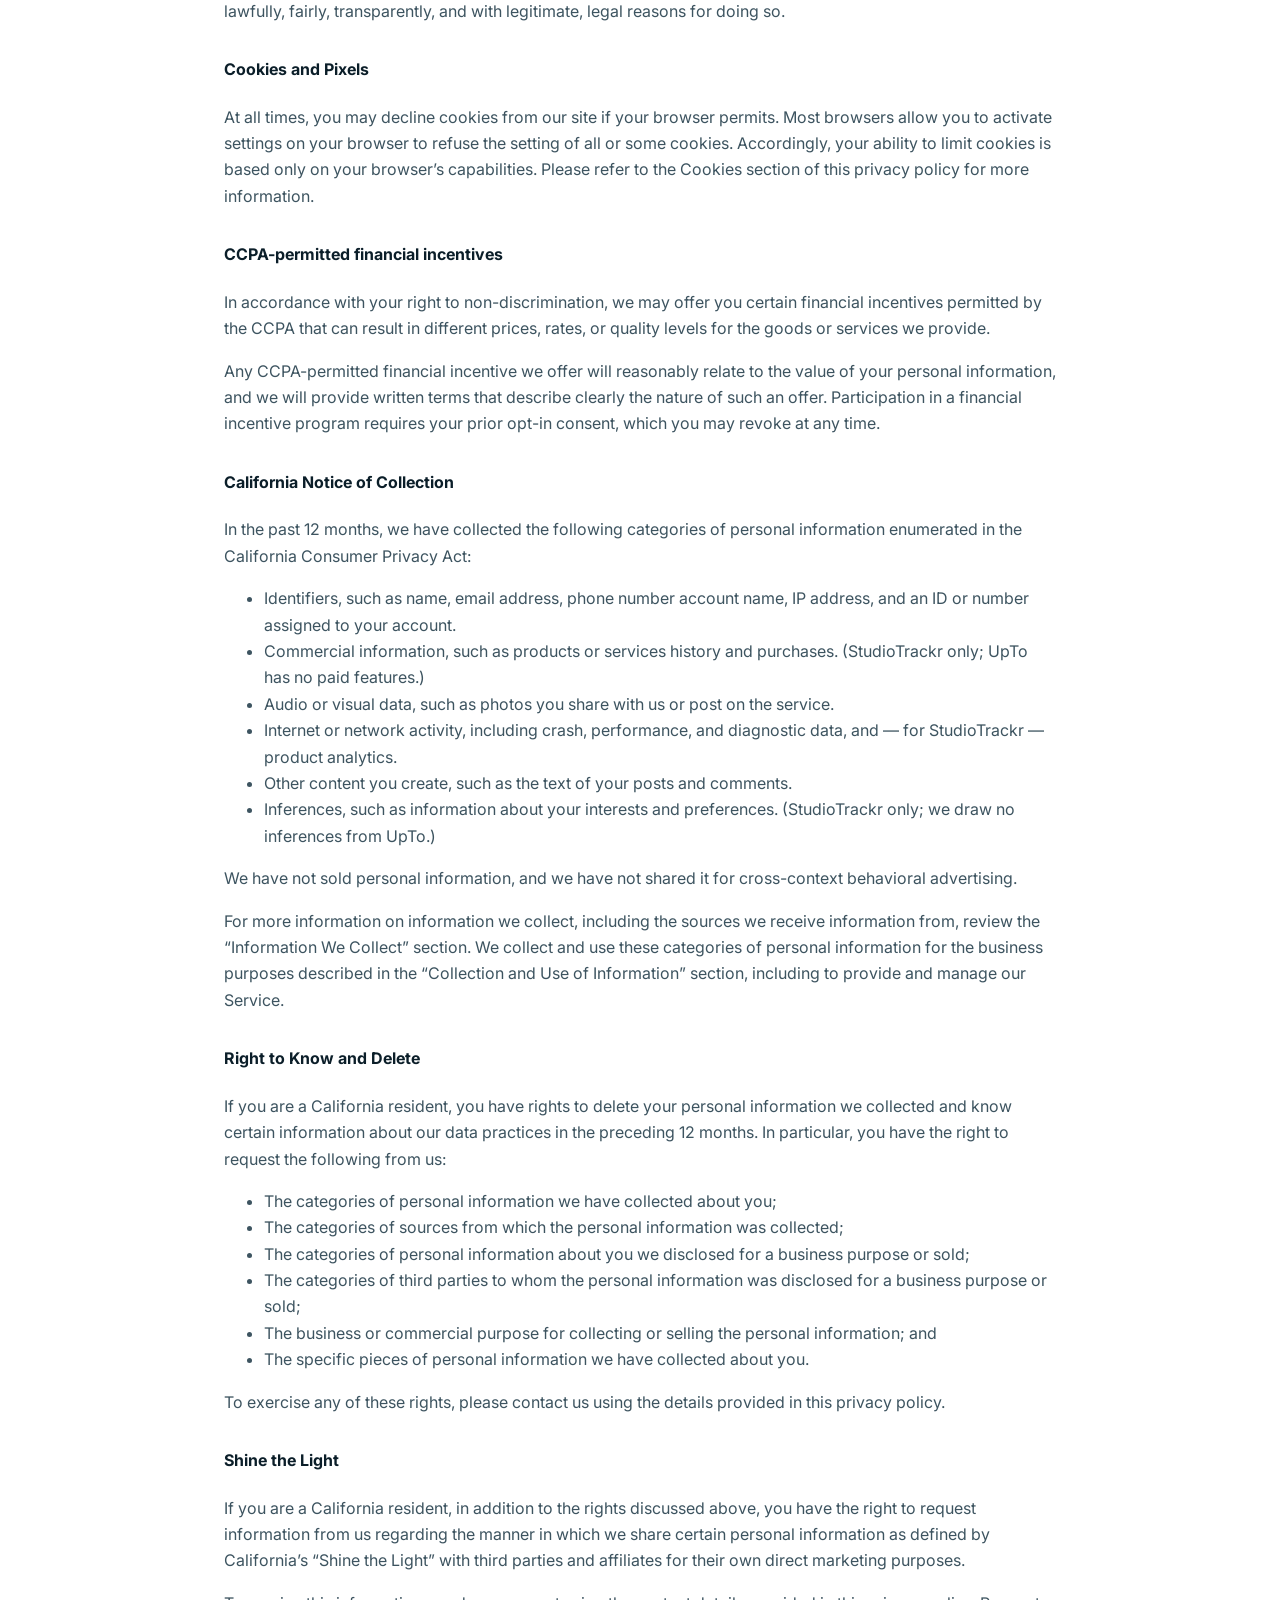
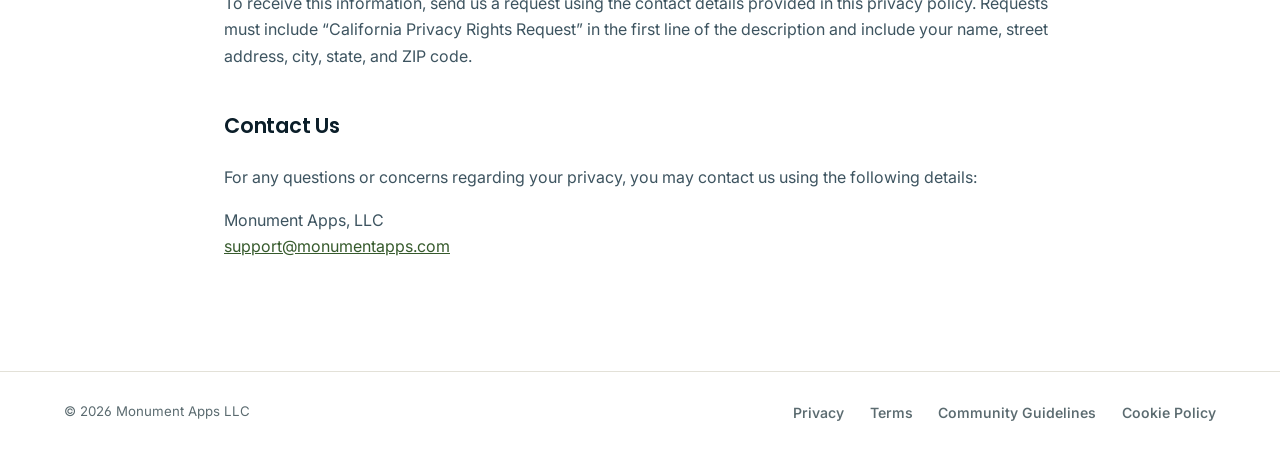
<file: privacy/index.html>
<!doctype html>
<html lang="en">
<head>
  <meta charset="utf-8">
  <meta name="viewport" content="width=device-width, initial-scale=1">
  <title>Privacy Policy — Monument Apps</title>
  <link rel="icon" href="../assets/favicon.png" type="image/png">
  <link rel="preconnect" href="https://fonts.googleapis.com">
  <link rel="preconnect" href="https://fonts.gstatic.com" crossorigin>
  <link href="https://fonts.googleapis.com/css2?family=Poppins:wght@500;600&family=Inter:wght@400;500;550;600;650&display=optional" rel="stylesheet">
  <link rel="stylesheet" href="../assets/styles.css">
</head>
<body>
  <header class="site-header"><div class="container header-inner">
    <a class="brand" href="../"><img src="../assets/monument-apps-logo.png" alt="" onerror="this.hidden=true"><span class="wordmark"><strong>Monument</strong><small>Apps</small></span></a>
    <nav aria-label="Primary navigation"><a href="../#apps">Apps</a><a href="../#contact">Contact</a></nav>
  </div></header>
  <main><section class="legal container">
    <p class="eyebrow">Legal</p>
    <h1>Privacy Policy</h1>
    <h2>Monument Apps, LLC Privacy Policy</h2>

<p>
	Your privacy is important to us. It is Monument Apps, LLC&#039;s policy to respect your privacy and comply with any applicable law and regulation regarding any personal information we may collect about you, including across our website, <a href="https://monumentapps.com">https://monumentapps.com</a>, our products, and other sites and services we own and operate.
</p>

<p>
	<strong>This page covers the Monument Apps website and the commitments that apply across everything we build.</strong> Our products differ in what they collect and which service providers they rely on, so each has its own policy. Read the one for the product you use — it sits alongside this policy, and where the two differ for that product, the product policy governs.
</p>

<ul>
	<li><a href="./upto/">Privacy Policy for UpTo</a> — our private social app for iOS and Android</li>
	<li><a href="./studiotrackr/">Privacy Policy for StudioTrackr</a> — studiotrackr.com and the StudioTrackr web app</li>
</ul>

<p>
	The sections below on your rights, GDPR, and California law apply to all of them.
</p>

<p>
	Personal information is any information about you which can be used to identify you. This includes information about you as a person (such as name, address, and date of birth), your devices, payment details, and even information about how you use a website or online service.
</p>

<p>
	In the event our site contains links to third-party sites and services, please be aware that those sites and services have their own privacy policies. After following a link to any third-party content, you should read their posted privacy policy information about how they collect and use personal information. This Privacy Policy does not apply to any of your activities after you leave our site.
</p>

<p>
	This policy is effective as of 18 July 2021.
</p>

<p>
	Last updated: 10 August 2026
</p>


 

<h3>Information We Collect</h3>

<p>
	Information we collect falls into one of two categories: &ldquo;voluntarily provided&rdquo; information and &ldquo;automatically collected&rdquo; information.
</p>

<p>
	&ldquo;Voluntarily provided&rdquo; information refers to any information you knowingly and actively provide us when using or participating in any of our services and promotions.
</p>

<p>
	&ldquo;Automatically collected&rdquo; information refers to any information automatically sent by your devices in the course of accessing our products and services.
</p>

<h4>Log Data</h4>

<p>
	When you visit our website, our servers may automatically log the standard data provided by your web browser. It may include your device’s Internet Protocol (IP) address, your browser type and version, the pages you visit, the time and date of your visit, the time spent on each page, and other details about your visit.
</p>

<p>
	Additionally, if you encounter certain errors while using the site, we may automatically collect data about the error and the circumstances surrounding its occurrence. This data may include technical details about your device, what you were trying to do when the error happened, and other technical information relating to the problem. You may or may not receive notice of such errors, even in the moment they occur, that they have occurred, or what the nature of the error is.
</p>

<p>
	Please be aware that while this information may not be personally identifying by itself, it may be possible to combine it with other data to personally identify individual persons.
</p>


<h4>Personal Information</h4>


	<p>
		We may ask for personal information —   for example, when you subscribe to our newsletter or when you contact us — which may include one or more of the following:
	</p>


<ul>
						<li>Name</li>
								<li>Email</li>
								<li>Social media profiles</li>
				</ul>

<h4>User-Generated Content</h4>


<p>
	We consider &ldquo;user-generated content&rdquo; to be materials (text and image content) voluntarily supplied to us by our users for the purpose of publication, processing, or usage on our platform. All user-generated content is associated with the account or email address used to submit the materials.
</p>

<p>
	Where you submit content for the purpose of public publication, that content will be public after posting, and once published may be accessible to third parties not covered under this privacy policy. Our apps differ on this point — UpTo, for example, publishes nothing publicly — so see the product policy that applies to you.
</p>

<h4>Transaction Data</h4>

<p>
	Transaction data refers to data that accumulates over the normal course of operation on our platform. This may include transaction records, stored files, user profiles, analytics data and other metrics, as well as other types of information, created or generated, as users interact with our services.	
</p>

<h4>Legitimate Reasons for Processing Your Personal Information</h4>

<p>
	We only collect and use your personal information when we have a legitimate reason for doing so. In which instance, we only collect personal information that is reasonably necessary to provide our services to you.
</p>

<h4>Collection and Use of Information</h4>

<p>
	We may collect personal information from you when you do any of the following on our website:
</p>

<ul>
			<li>Register for an account</li>
			<li>Purchase a subscription</li>
			<li>Sign up to receive updates from us via email or social media channels</li>
			<li>Use a mobile device or web browser to access our content</li>
			<li>Contact us via email, social media, or on any similar technologies</li>
			<li>When you mention us on social media</li>
		
</ul>



	<p>
		We may collect, hold, use, and disclose information for the following purposes, and personal information will not be further processed in a manner that is incompatible with these purposes:
	</p>

	<ul>
					<li>to provide you with our platform's core features and services</li>
		
					<li>to enable you to customize or personalize your experience of our website</li>
		
					
						

		
					<li>to contact and communicate with you</li>
		
					<li>for analytics, market research, and business development, including to operate and improve our website, associated applications, and associated social media platforms</li>
		
					<li>for advertising and marketing, including to send you promotional information about our products and services and information about third parties that we consider may be of interest to you (StudioTrackr and our website only — UpTo sends no marketing and carries no advertising)</li>

					<li>to enable you to access and use our website, associated applications, and associated social media platforms</li>
		
		
		
		
		
		
		
					<li>for technical assessment, including to operate and improve our app, associated applications, and associated social media platforms</li>
			</ul>


	
	<p>
		We may combine voluntarily provided and automatically collected personal information with general information or research data we receive from other trusted sources. For example, If you provide us with your location, we may combine this with general information about currency and language to provide you with an enhanced experience of our site and service.
	</p>



<h4>Security of Your Personal Information</h4>

<p>
	When we collect and process personal information, and while we retain this information, we will protect it within commercially acceptable means to prevent loss and theft, as well as unauthorized access, disclosure, copying, use, or modification.
</p>

<p>
	Although we will do our best to protect the personal information you provide to us, we advise that no method of electronic transmission or storage is 100% secure, and no one can guarantee absolute data security.
</p>

<p>
	You are responsible for selecting any password and its overall security strength, ensuring the security of your own information within the bounds of our services. 

	 
				For example, ensuring any passwords associated with accessing your personal information and accounts are secure and confidential.
	</p>

<h4>How Long We Keep Your Personal Information</h4>

 
	
	<p>
		We keep your personal information only for as long as we need to. This time period may depend on what we are using your information for, in accordance with this privacy policy. For example, if you have provided us with personal information as part of creating an account with us, we may retain this information for the duration your account exists on our system. If your personal information is no longer required for this purpose, we will delete it or make it anonymous by removing all details that identify you.
	</p>

<p>
	However, if necessary, we may retain your personal information for our compliance with a legal, accounting, or reporting obligation or for archiving purposes in the public interest, scientific, or historical research purposes or statistical purposes.
</p>

<h3>Children’s Privacy</h3>

<p>
	We do not aim any of our products or services directly at children under the age of 13, and we do not knowingly collect personal information about children under 13.
</p>

<h3>Disclosure of Personal Information to Third Parties</h3>

<p>
	We may disclose personal information to:
</p>

<ul>
	<li>a parent, subsidiary, or affiliate of our company</li>
		<li>third-party service providers for the purpose of enabling them to provide their services, including (without limitation) IT service providers, data storage, hosting and server providers, analytics, error loggers, maintenance or problem-solving providers, marketing providers, professional advisors, and payment systems operators</li>
	<li>our employees, contractors, and/or related entities</li>
	<li>our existing or potential agents or business partners</li>
		<li>credit reporting agencies, courts, tribunals, and regulatory authorities, in the event you fail to pay for goods or services we have provided to you</li>
	<li>courts, tribunals, regulatory authorities, and law enforcement officers, as required by law, in connection with any actual or prospective legal proceedings, or in order to establish, exercise, or defend our legal rights</li>
	<li>third parties, including agents or sub-contractors, who assist us in providing information, products, services, or direct marketing to you</li>
	<li>third parties to collect and process data</li>
	<li>an entity that buys, or to which we transfer all or substantially all of our assets and business</li>
</ul>

<p>
	Third parties we currently use include:
</p>


<p>
	Which third parties apply depends on the product, because our products are built differently: UpTo carries no analytics, advertising, or payment providers at all, while StudioTrackr uses several. Each product policy names its own, and those lists are the authoritative ones:
</p>

<ul>
	<li><a href="./upto/#third-parties">Service providers used by UpTo</a></li>
	<li><a href="./studiotrackr/#third-parties">Service providers used by StudioTrackr</a></li>
</ul>

<p>
	On our marketing websites we use <strong>Google Analytics</strong> and <strong>Amplitude</strong> to understand which pages people find useful. These set cookies and record usage and device data as described in our <a href="../cookies/">Cookie Policy</a>. Our pages also load a web font from Google Fonts, which means your browser makes a request to Google to fetch it.
</p>

<p>
	<strong>This is a website measurement, not an app one.</strong> Our mobile apps are separate: UpTo contains no analytics SDK, no advertising identifier, and no third-party tracker of any kind. Opening one of our web pages from inside an app — a policy link, for example — loads that page in a browser, where this website policy applies rather than the app&rsquo;s.
</p>

<p>
	We do not sell your personal information, and we do not share it for cross-context behavioral advertising.
</p>


<h3>Your Rights and Controlling Your Personal Information</h3>

<p>
	<strong>Your choice:</strong> By providing personal information to us, you understand we will collect, hold, use, and disclose your personal information in accordance with this privacy policy. You do not have to provide personal information to us, however, if you do not, it may affect your use of our website or the products and/or services offered on or through it.
</p>

<p>
	<strong>Information from third parties:</strong> If we receive personal information about you from a third party, we will protect it as set out in this privacy policy. If you are a third party providing personal information about somebody else, you represent and warrant that you have such person’s consent to provide the personal information to us.
</p>

<p>
	<strong>Marketing permission:</strong> If you have previously agreed to us using your personal information for direct marketing purposes, you may change your mind at any time by contacting us using the details below.
</p>

<p>
	<strong>Access:</strong> You may request details of the personal information that we hold about you.  
</p>

<p>
	<strong>Correction:</strong> If you believe that any information we hold about you is inaccurate, out of date, incomplete, irrelevant, or misleading, please contact us using the details provided in this privacy policy. We will take reasonable steps to correct any information found to be inaccurate, incomplete, misleading, or out of date.
</p>


<p>
	<strong>Non-discrimination:</strong> We will not discriminate against you for exercising any of your rights over your personal information. Unless your personal information is required to provide you with a particular service or offer (for example processing transaction data), we will not deny you goods or services and/or charge you different prices or rates for goods or services, including through granting discounts or other benefits, or imposing penalties, or provide you with a different level or quality of goods or services.
</p>


<p>
	<strong>Notification of data breaches:</strong> We will comply with laws applicable to us in respect of any data breach.
</p>

<p>
	<strong>Complaints:</strong> If you believe that we have breached a relevant data protection law and wish to make a complaint, please contact us using the details below and provide us with full details of the alleged breach. We will promptly investigate your complaint and respond to you, in writing, setting out the outcome of our investigation and the steps we will take to deal with your complaint. You also have the right to contact a regulatory body or data protection authority in relation to your complaint.
</p>

<p>
	<strong>Unsubscribe:</strong> To unsubscribe from our email database or opt-out of communications (including marketing communications), please contact us using the details provided in this privacy policy, or opt-out using the opt-out facilities provided in the communication. We may need to request specific information from you to help us confirm your identity.
</p>

<h3>Use of Cookies</h3>

<p>
	We use &ldquo;cookies&rdquo; to collect information about you and your activity across our site. A cookie is a small piece of data that our website stores on your computer, and accesses each time you visit, so we can understand how you use our site. This helps us serve you content based on preferences you have specified.
</p>

<p>
	Please refer to our <a href="../cookies/">Cookie Policy</a> for more information. Cookies are a website mechanism: our mobile applications do not use cookies or any advertising identifier.
</p>

<h3>Business Transfers</h3>

<p>
	If we or our assets are acquired, or in the unlikely event that we go out of business or enter bankruptcy, we would include data, including your personal information, among the assets transferred to any parties who acquire us. You acknowledge that such transfers may occur, and that any parties who acquire us may, to the extent permitted by applicable law, continue to use your personal information according to this policy, which they will be required to assume as it is the basis for any ownership or use rights we have over such information.
</p>
<h3>Limits of Our Policy</h3>

<p>
	Our website may link to external sites that are not operated by us. Please be aware that we have no control over the content and policies of those sites, and cannot accept responsibility or liability for their respective privacy practices.
</p>

<h3>Changes to This Policy</h3>

<p>
	At our discretion, we may change our privacy policy to reflect updates to our business processes, current acceptable practices, or legislative or regulatory changes. If we decide to change this privacy policy, we will post the changes here at the same link by which you are accessing this privacy policy.
</p>

	<p>
		If the changes are significant, or if required by applicable law, we will contact you (based on your selected preferences for communications from us) and all our registered users with the new details and links to the updated or changed policy.
	</p>

<p>
	If required by law, we will get your permission or give you the opportunity to opt in to or opt out of, as applicable, any new uses of your personal information.
</p>


<h3>Additional Disclosures for General Data Protection Regulation (GDPR) Compliance (EU)</h3>

<h4>Data Controller / Data Processor</h4>


<p>
	The GDPR distinguishes between organisations that process personal information for their own purposes (known as &ldquo;data controllers&rdquo;) and organizations that process personal information on behalf of other organizations (known as &ldquo;data processors&rdquo;). We, Monument Apps, LLC, located at the address provided in our Contact Us section, are a Data Controller with respect to the personal information you provide to us.
</p>

<h4>Legal Bases for Processing Your Personal Information</h4>

<p>
	We will only collect and use your personal information when we have a legal right to do so. In which case, we will collect and use your personal information lawfully, fairly, and in a transparent manner. If we seek your consent to process your personal information, and you are under 16 years of age, we will seek your parent or legal guardian’s consent to process your personal information for that specific purpose.
</p>

<p>
	Our lawful bases depend on the services you use and how you use them. This means we only collect and use your information on the following grounds:
</p>

<h5>Consent From You</h5>


<p>
	Where you give us consent to collect and use your personal information for a specific purpose. You may withdraw your consent at any time using the facilities we provide; however this will not affect any use of your information that has already taken place. You may consent to providing your email address for the purpose of receiving marketing emails from us. While you may unsubscribe at any time, we cannot recall any email we have already sent. If you have any further enquiries about how to withdraw your consent, please feel free to enquire using the details provided in the Contact Us section of this privacy policy.
</p>

<h5>Performance of a Contract or Transaction</h5>


<p>
	Where you have entered into a contract or transaction with us, or in order to take preparatory steps prior to our entering into a contract or transaction with you. For example, if you purchase a product, service, or subscription from us, we may need to use your personal and payment information in order to process and deliver your order.
</p>

<h5>Our Legitimate Interests</h5>


<p>
	Where we assess it is necessary for our legitimate interests, such as for us to provide, operate, improve and communicate our services. We consider our legitimate interests to include research and development, understanding our audience, marketing and promoting our services, measures taken to operate our services efficiently, marketing analysis, and measures taken to protect our legal rights and interests.
</p>

<h5>Compliance with Law</h5>

<p>
	In some cases, we may have a legal obligation to use or keep your personal information. Such cases may include (but are not limited to) court orders, criminal investigations, government requests, and regulatory obligations. If you have any further enquiries about how we retain personal information in order to comply with the law, please feel free to enquire using the details provided in the Contact Us section of this privacy policy.	
</p>

<h4>International Transfers Outside of the European Economic Area (EEA)</h4>

<p>
	We will ensure that any transfer of personal information from countries in the European Economic Area (EEA) to countries outside the EEA will be protected by appropriate safeguards, for example by using standard data protection clauses approved by the European Commission, or the use of binding corporate rules or other legally accepted means.
</p>

<h4>Your Rights and Controlling Your Personal Information</h4>

<p>
	<strong>Restrict:</strong> You have the right to request that we restrict the processing of your personal information if (i) you are concerned about the accuracy of your personal information; (ii) you believe your personal information has been unlawfully processed; (iii) you need us to maintain the personal information solely for the purpose of a legal claim; or (iv) we are in the process of considering your objection in relation to processing on the basis of legitimate interests.
</p>

<p>
	<strong>Objecting to processing:</strong> You have the right to object to processing of your personal information that is based on our legitimate interests or public interest. If this is done, we must provide compelling legitimate grounds for the processing which overrides your interests, rights, and freedoms, in order to proceed with the processing of your personal information.
</p>

<p>
	<strong>Data portability:</strong> You may have the right to request a copy of the personal information we hold about you. Where possible, we will provide this information in CSV format or other easily readable machine format. You may also have the right to request that we transfer this personal information to a third party.
</p>


<p>
	<strong>Deletion:</strong> You may have a right to request that we delete the personal information we hold about you at any time, and we will take reasonable steps to delete your personal information from our current records. If you ask us to delete your personal information, we will let you know how the deletion affects your use of our website or products and services. There may be exceptions to this right for specific legal reasons which, if applicable, we will set out for you in response to your request. If you terminate or delete your account, we will delete your personal information within 30 days of the deletion of your account. Please be aware that search engines and similar third parties may still retain copies of your personal information that has been made public at least once, like certain profile information and public comments, even after you have deleted the information from our services or deactivated your account.
</p>

<h3>Additional Disclosures for California Compliance (US)</h3>

<p>
	Under California Civil Code Section 1798.83, if you live in California and your business relationship with us is mainly for personal, family, or household purposes, you may ask us about the information we release to other organizations for their marketing purposes.
</p>

<p>
	To make such a request, please contact us using the details provided in this privacy policy with &ldquo;Request for California privacy information&rdquo; in the subject line. You may make this type of request once every calendar year. We will email you a list of categories of personal information we revealed to other organisations for their marketing purposes in the last calendar year, along with their names and addresses. Not all personal information shared in this way is covered by Section 1798.83 of the California Civil Code.
</p>

<h4>Do Not Track</h4>

<p>
	Some browsers have a &ldquo;Do Not Track&rdquo; feature that lets you tell websites that you do not want to have your online activities tracked. At this time, we do not respond to browser &ldquo;Do Not Track&rdquo; signals.
</p>

<p>
	We adhere to the standards outlined in this privacy policy, ensuring we collect and process personal information lawfully, fairly, transparently, and with legitimate, legal reasons for doing so.
</p>

<h4>Cookies and Pixels</h4>

<p>
	At all times, you may decline cookies from our site if your browser permits. Most browsers allow you to activate settings on your browser to refuse the setting of all or some cookies. Accordingly, your ability to limit cookies is based only on your browser’s capabilities. Please refer to the Cookies section of this privacy policy for more information.
</p>

<h4>CCPA-permitted financial incentives</h4>

<p>
	In accordance with your right to non-discrimination, we may offer you certain financial incentives permitted by the CCPA that can result in different prices, rates, or quality levels for the goods or services we provide.
</p>

<p>
	Any CCPA-permitted financial incentive we offer will reasonably relate to the value of your personal information, and we will provide written terms that describe clearly the nature of such an offer. Participation in a financial incentive program requires your prior opt-in consent, which you may revoke at any time.
</p>


<h4>California Notice of Collection</h4>


	<p>
		In the past 12 months, we have collected the following categories of personal information enumerated in the California Consumer Privacy Act:
	</p>

	<ul>
		
				<li>Identifiers, such as name, email address, phone number account name, IP address, and an ID or number assigned to your account.</li>
		
		
		
				<li>Commercial information, such as products or services history and purchases. (StudioTrackr only; UpTo has no paid features.)</li>

				<li>Audio or visual data, such as photos you share with us or post on the service.</li>

				<li>Internet or network activity, including crash, performance, and diagnostic data, and — for StudioTrackr — product analytics.</li>

				<li>Other content you create, such as the text of your posts and comments.</li>

				<li>Inferences, such as information about your interests and preferences. (StudioTrackr only; we draw no inferences from UpTo.)</li>
			</ul>

	<p>
		We have not sold personal information, and we have not shared it for cross-context behavioral advertising.
	</p>


<p>
	For more information on information we collect, including the sources we receive information from, review the &ldquo;Information We Collect&rdquo; section. We collect and use these categories of personal information for the business purposes described in the &ldquo;Collection and Use of Information&rdquo; section, including to provide and manage our Service.
</p>

<h4>Right to Know and Delete</h4>

<p>
	If you are a California resident, you have rights to delete your personal information we collected and know certain information about our data practices in the preceding 12 months. In particular, you have the right to request the following from us:
</p>

<ul>
	<li>The categories of personal information we have collected about you;</li>
	<li>The categories of sources from which the personal information was collected;</li>
	<li>The categories of personal information about you we disclosed for a business purpose or sold;</li>
	<li>The categories of third parties to whom the personal information was disclosed for a business purpose or sold;</li>
	<li>The business or commercial purpose for collecting or selling the personal information; and</li>
	<li>The specific pieces of personal information we have collected about you.</li>
</ul>

<p>
	To exercise any of these rights, please contact us using the details provided in this privacy policy.
</p>

<h4>Shine the Light</h4>

<p>
	If you are a California resident, in addition to the rights discussed above, you have the right to request information from us regarding the manner in which we share certain personal information as defined by California’s &ldquo;Shine the Light&rdquo; with third parties and affiliates for their own direct marketing purposes.
</p>

<p>
	To receive this information, send us a request using the contact details provided in this privacy policy. Requests must include &ldquo;California Privacy Rights Request&rdquo; in the first line of the description and include your name, street address, city, state, and ZIP code.
</p>

<h3>Contact Us</h3>


<p>
	For any questions or concerns regarding your privacy, you may contact us using the following details:
</p>


<p>
	Monument Apps, LLC<br />
	<a href="mailto:support@monumentapps.com">support@monumentapps.com</a>
</p>
  </section></main>
  <footer class="site-footer"><div class="container footer-inner"><span>© 2026 Monument Apps LLC</span><nav aria-label="Legal navigation"><a href="../privacy/">Privacy</a><a href="../terms/">Terms</a><a href="../guidelines/">Community Guidelines</a><a href="../cookies/">Cookie Policy</a></nav></div></footer>
</body>
</html>
</file>
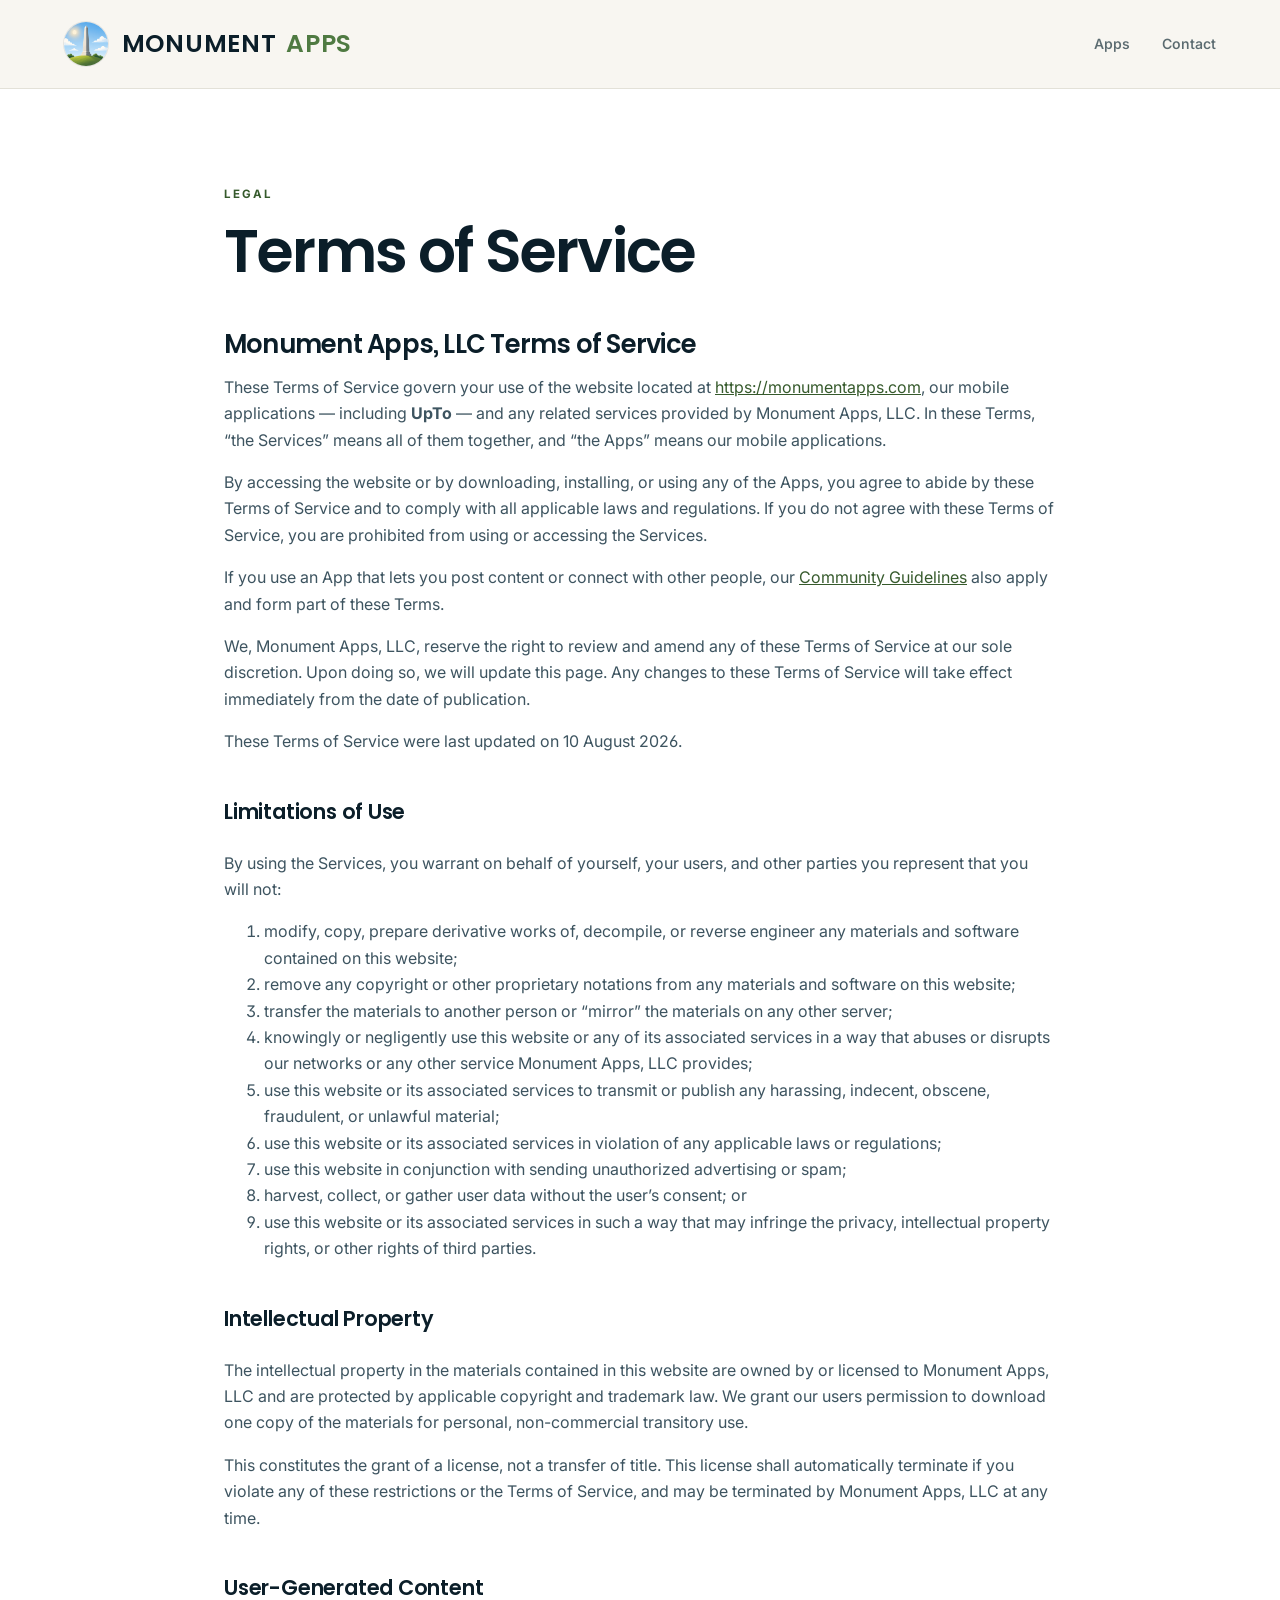
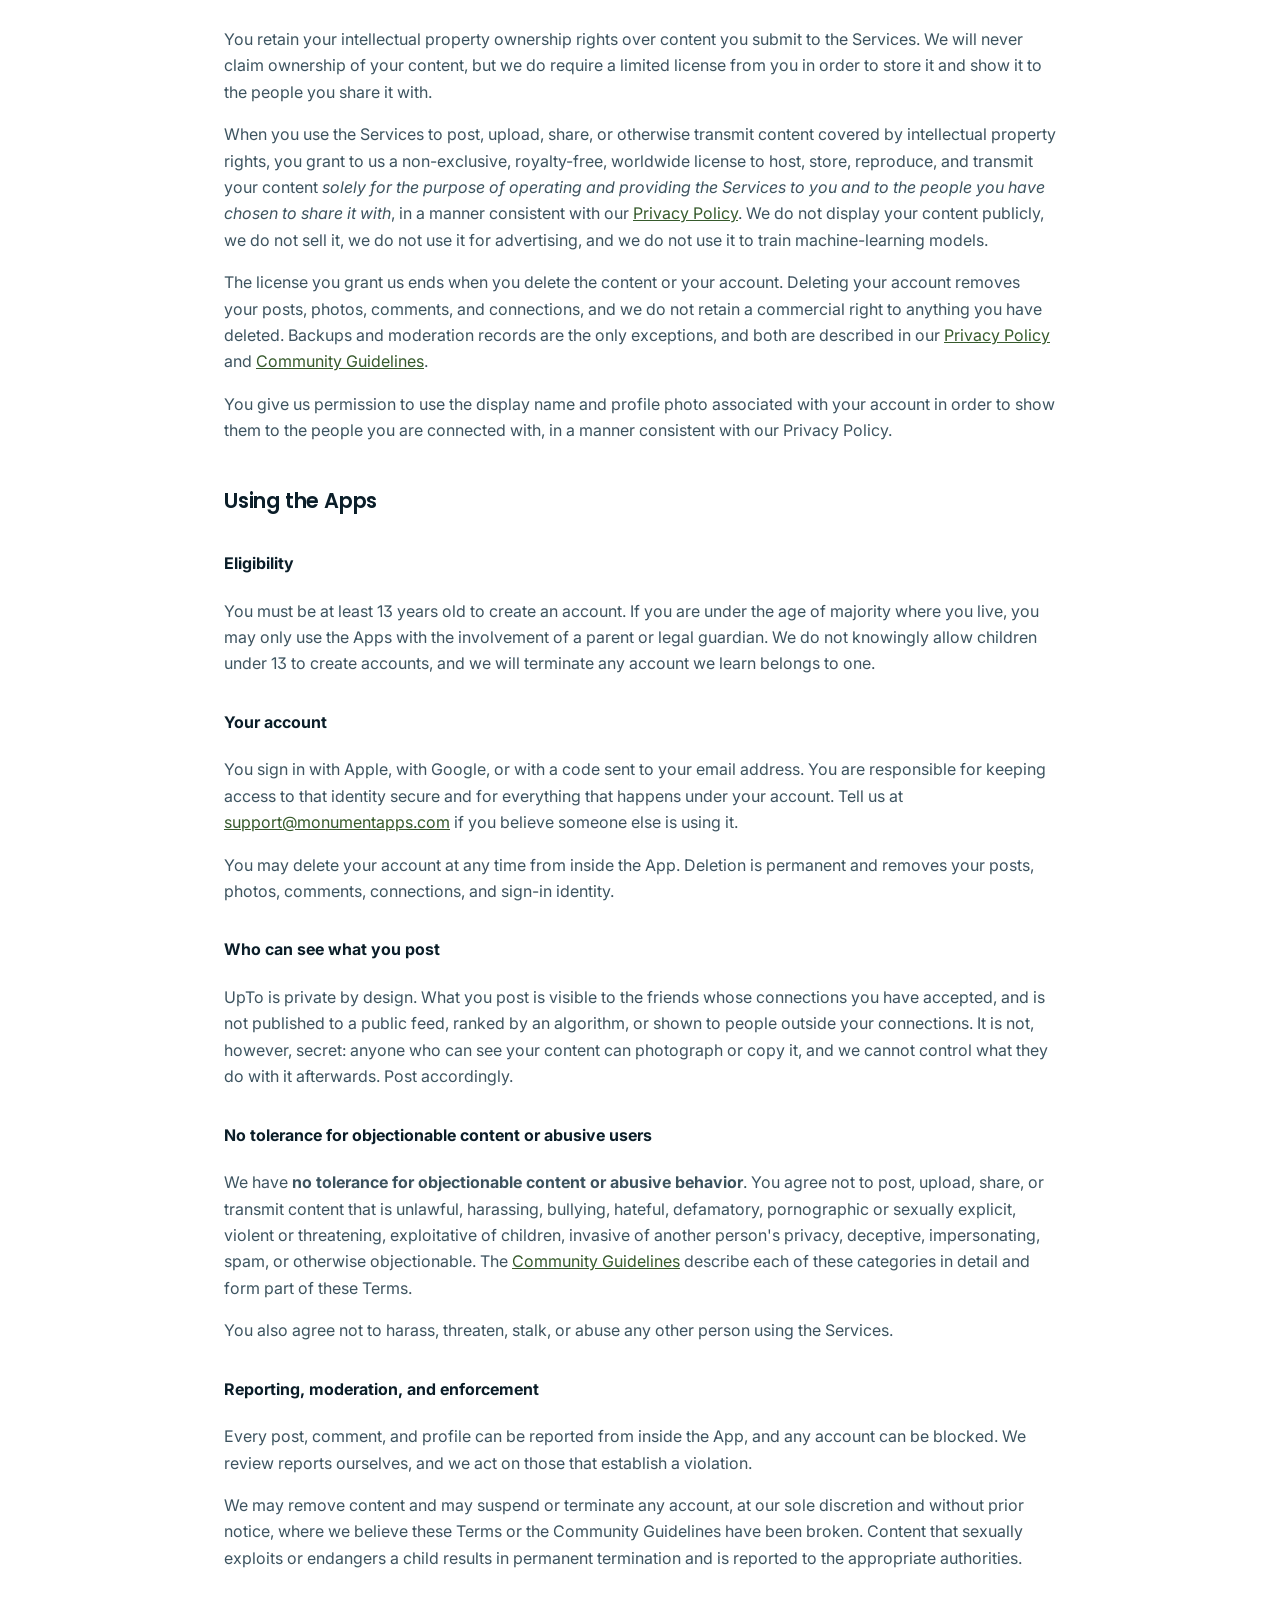
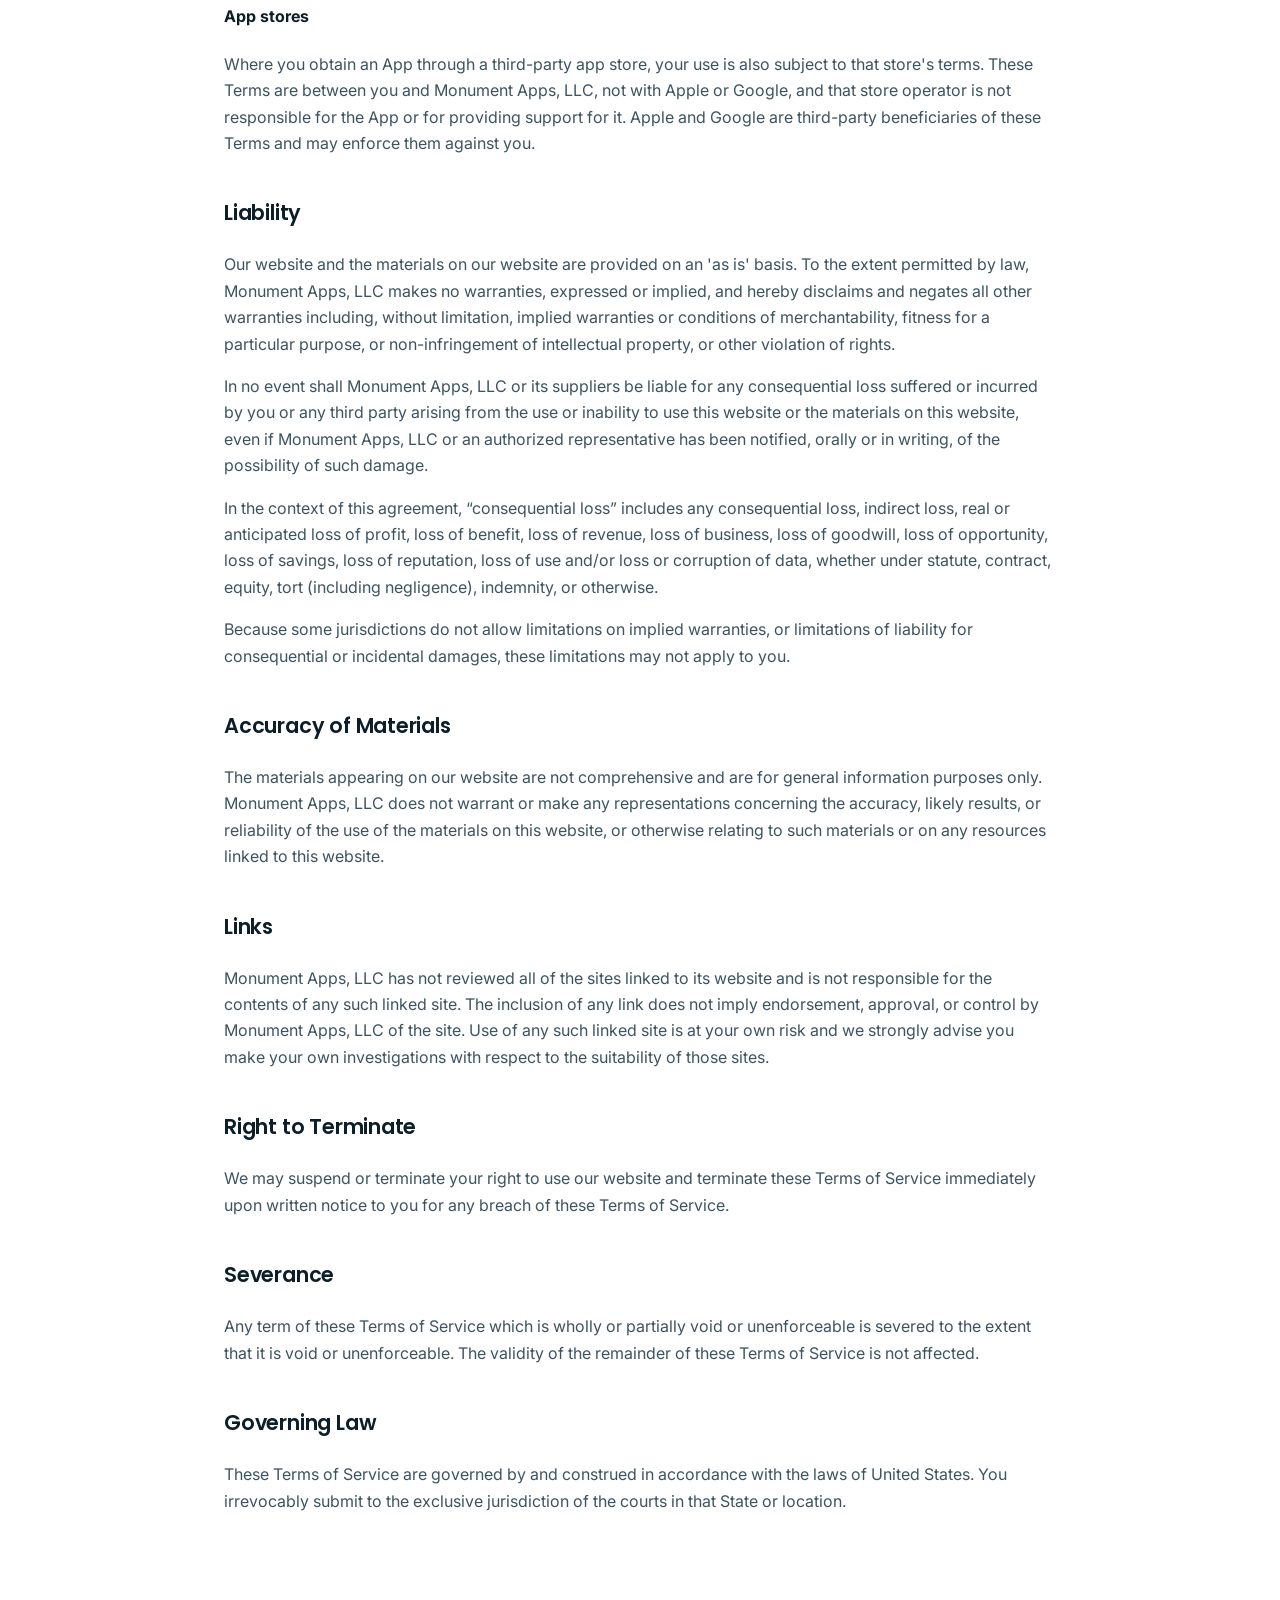
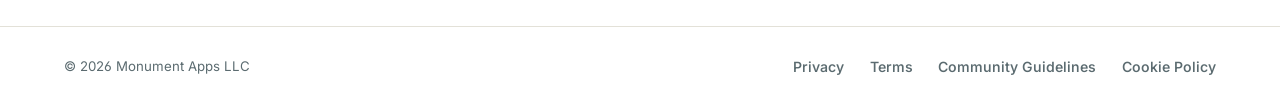
<file: terms/index.html>
<!doctype html>
<html lang="en">
<head>
  <meta charset="utf-8">
  <meta name="viewport" content="width=device-width, initial-scale=1">
  <title>Terms of Service — Monument Apps</title>
  <link rel="icon" href="../assets/favicon.png" type="image/png">
  <link rel="preconnect" href="https://fonts.googleapis.com">
  <link rel="preconnect" href="https://fonts.gstatic.com" crossorigin>
  <link href="https://fonts.googleapis.com/css2?family=Poppins:wght@500;600&family=Inter:wght@400;500;550;600;650&display=optional" rel="stylesheet">
  <link rel="stylesheet" href="../assets/styles.css">
</head>
<body>
  <header class="site-header"><div class="container header-inner">
    <a class="brand" href="../"><img src="../assets/monument-apps-logo.png" alt="" onerror="this.hidden=true"><span class="wordmark"><strong>Monument</strong><small>Apps</small></span></a>
    <nav aria-label="Primary navigation"><a href="../#apps">Apps</a><a href="../#contact">Contact</a></nav>
  </div></header>
  <main><section class="legal container">
    <p class="eyebrow">Legal</p>
    <h1>Terms of Service</h1>
    <h2>Monument Apps, LLC Terms of Service</h2>


<p>
	These Terms of Service govern your use of the website located at <a href="https://monumentapps.com">https://monumentapps.com</a>, our mobile applications — including <strong>UpTo</strong> — and any related services provided by Monument Apps, LLC. In these Terms, &ldquo;the Services&rdquo; means all of them together, and &ldquo;the Apps&rdquo; means our mobile applications.
</p>

<p>
	By accessing the website or by downloading, installing, or using any of the Apps, you agree to abide by these Terms of Service and to comply with all applicable laws and regulations. If you do not agree with these Terms of Service, you are prohibited from using or accessing the Services.
</p>

<p>
	If you use an App that lets you post content or connect with other people, our <a href="../guidelines/">Community Guidelines</a> also apply and form part of these Terms.
</p>

<p>
	We, Monument Apps, LLC, reserve the right to review and amend any of these Terms of Service at our sole discretion. Upon doing so, we will update this page. Any changes to these Terms of Service will take effect immediately from the date of publication.
</p>

<p>
	These Terms of Service were last updated on 10 August 2026.
</p>

<h3>Limitations of Use</h3>

<p>
	By using the Services, you warrant on behalf of yourself, your users, and other parties you represent that you will not:
</p>

<ol>
	<li>modify, copy, prepare derivative works of, decompile, or reverse engineer any materials and software contained on this website;</li>
	<li>remove any copyright or other proprietary notations from any materials and software on this website;</li>
	<li>transfer the materials to another person or “mirror” the materials on any other server;</li>
	<li>knowingly or negligently use this website or any of its associated services in a way that abuses or disrupts our networks or any other service Monument Apps, LLC provides;</li>
	<li>use this website or its associated services to transmit or publish any harassing, indecent, obscene, fraudulent, or unlawful material;</li>
	<li>use this website or its associated services in violation of any applicable laws or regulations;</li>
	<li>use this website in conjunction with sending unauthorized advertising or spam;</li>
	<li>harvest, collect, or gather user data without the user’s consent; or</li>
	<li>use this website or its associated services in such a way that may infringe the privacy, intellectual property rights, or other rights of third parties.</li>
</ol>

<h3>Intellectual Property</h3>

<p>
	The intellectual property in the materials contained in this website are owned by or licensed to Monument Apps, LLC and are protected by applicable copyright and trademark law. We grant our users permission to download one copy of the materials for personal, non-commercial transitory use.
</p>

<p>
	This constitutes the grant of a license, not a transfer of title. This license shall automatically terminate if you violate any of these restrictions or the Terms of Service, and may be terminated by Monument Apps, LLC at any time.
</p>


	<h3>User-Generated Content</h3>

	<p>
		You retain your intellectual property ownership rights over content you submit to the Services. We will never claim ownership of your content, but we do require a limited license from you in order to store it and show it to the people you share it with.
	</p>

	<p>
		When you use the Services to post, upload, share, or otherwise transmit content covered by intellectual property rights, you grant to us a non-exclusive, royalty-free, worldwide license to host, store, reproduce, and transmit your content <em>solely for the purpose of operating and providing the Services to you and to the people you have chosen to share it with</em>, in a manner consistent with our <a href="../privacy/">Privacy Policy</a>. We do not display your content publicly, we do not sell it, we do not use it for advertising, and we do not use it to train machine-learning models.
	</p>

	<p>
		The license you grant us ends when you delete the content or your account. Deleting your account removes your posts, photos, comments, and connections, and we do not retain a commercial right to anything you have deleted. Backups and moderation records are the only exceptions, and both are described in our <a href="../privacy/">Privacy Policy</a> and <a href="../guidelines/">Community Guidelines</a>.
	</p>

	
		<p>
			You give us permission to use the display name and profile photo associated with your account in order to show them to the people you are connected with, in a manner consistent with our Privacy Policy.
		</p>

	

<h3>Using the Apps</h3>

<h4>Eligibility</h4>

<p>
	You must be at least 13 years old to create an account. If you are under the age of majority where you live, you may only use the Apps with the involvement of a parent or legal guardian. We do not knowingly allow children under 13 to create accounts, and we will terminate any account we learn belongs to one.
</p>

<h4>Your account</h4>

<p>
	You sign in with Apple, with Google, or with a code sent to your email address. You are responsible for keeping access to that identity secure and for everything that happens under your account. Tell us at <a href="mailto:support@monumentapps.com">support@monumentapps.com</a> if you believe someone else is using it.
</p>

<p>
	You may delete your account at any time from inside the App. Deletion is permanent and removes your posts, photos, comments, connections, and sign-in identity.
</p>

<h4>Who can see what you post</h4>

<p>
	UpTo is private by design. What you post is visible to the friends whose connections you have accepted, and is not published to a public feed, ranked by an algorithm, or shown to people outside your connections. It is not, however, secret: anyone who can see your content can photograph or copy it, and we cannot control what they do with it afterwards. Post accordingly.
</p>

<h4>No tolerance for objectionable content or abusive users</h4>

<p>
	We have <strong>no tolerance for objectionable content or abusive behavior</strong>. You agree not to post, upload, share, or transmit content that is unlawful, harassing, bullying, hateful, defamatory, pornographic or sexually explicit, violent or threatening, exploitative of children, invasive of another person's privacy, deceptive, impersonating, spam, or otherwise objectionable. The <a href="../guidelines/">Community Guidelines</a> describe each of these categories in detail and form part of these Terms.
</p>

<p>
	You also agree not to harass, threaten, stalk, or abuse any other person using the Services.
</p>

<h4>Reporting, moderation, and enforcement</h4>

<p>
	Every post, comment, and profile can be reported from inside the App, and any account can be blocked. We review reports ourselves, and we act on those that establish a violation.
</p>

<p>
	We may remove content and may suspend or terminate any account, at our sole discretion and without prior notice, where we believe these Terms or the Community Guidelines have been broken. Content that sexually exploits or endangers a child results in permanent termination and is reported to the appropriate authorities.
</p>

<h4>App stores</h4>

<p>
	Where you obtain an App through a third-party app store, your use is also subject to that store's terms. These Terms are between you and Monument Apps, LLC, not with Apple or Google, and that store operator is not responsible for the App or for providing support for it. Apple and Google are third-party beneficiaries of these Terms and may enforce them against you.
</p>

<h3>Liability</h3>

<p>
	Our website and the materials on our website are provided on an 'as is' basis. To the extent permitted by law, Monument Apps, LLC makes no warranties, expressed or implied, and hereby disclaims and negates all other warranties including, without limitation, implied warranties or conditions of merchantability, fitness for a particular purpose, or non-infringement of intellectual property, or other violation of rights.
</p>

<p>
	In no event shall Monument Apps, LLC or its suppliers be liable for any consequential loss suffered or incurred by you or any third party arising from the use or inability to use this website or the materials on this website, even if Monument Apps, LLC or an authorized representative has been notified, orally or in writing, of the possibility of such damage.
</p>

<p>
	In the context of this agreement, &ldquo;consequential loss&rdquo; includes any consequential loss, indirect loss, real or anticipated loss of profit, loss of benefit, loss of revenue, loss of business, loss of goodwill, loss of opportunity, loss of savings, loss of reputation, loss of use and/or loss or corruption of data, whether under statute, contract, equity, tort (including negligence), indemnity, or otherwise.
</p>

<p>
	Because some jurisdictions do not allow limitations on implied warranties, or limitations of liability for consequential or incidental damages, these limitations may not apply to you.
</p>

<h3>Accuracy of Materials</h3>

<p>
	The materials appearing on our website are not comprehensive and are for general information purposes only. Monument Apps, LLC does not warrant or make any representations concerning the accuracy, likely results, or reliability of the use of the materials on this website, or otherwise relating to such materials or on any resources linked to this website.
</p>

<h3>Links</h3>

<p>
	Monument Apps, LLC has not reviewed all of the sites linked to its website and is not responsible for the contents of any such linked site. The inclusion of any link does not imply endorsement, approval, or control by Monument Apps, LLC of the site. Use of any such linked site is at your own risk and we strongly advise you make your own investigations with respect to the suitability of those sites.
</p>

<h3>Right to Terminate</h3>

<p>
	We may suspend or terminate your right to use our website and terminate these Terms of Service immediately upon written notice to you for any breach of these Terms of Service.
</p>

<h3>Severance</h3>

<p>
	Any term of these Terms of Service which is wholly or partially void or unenforceable is severed to the extent that it is void or unenforceable. The validity of the remainder of these Terms of Service is not affected.
</p>

<h3>Governing Law</h3>

<p>
	These Terms of Service are governed by and construed in accordance with the laws of United States. You irrevocably submit to the exclusive jurisdiction of the courts in that State or location.
</p>
  </section></main>
  <footer class="site-footer"><div class="container footer-inner"><span>© 2026 Monument Apps LLC</span><nav aria-label="Legal navigation"><a href="../privacy/">Privacy</a><a href="../terms/">Terms</a><a href="../guidelines/">Community Guidelines</a><a href="../cookies/">Cookie Policy</a></nav></div></footer>
</body>
</html>
</file>
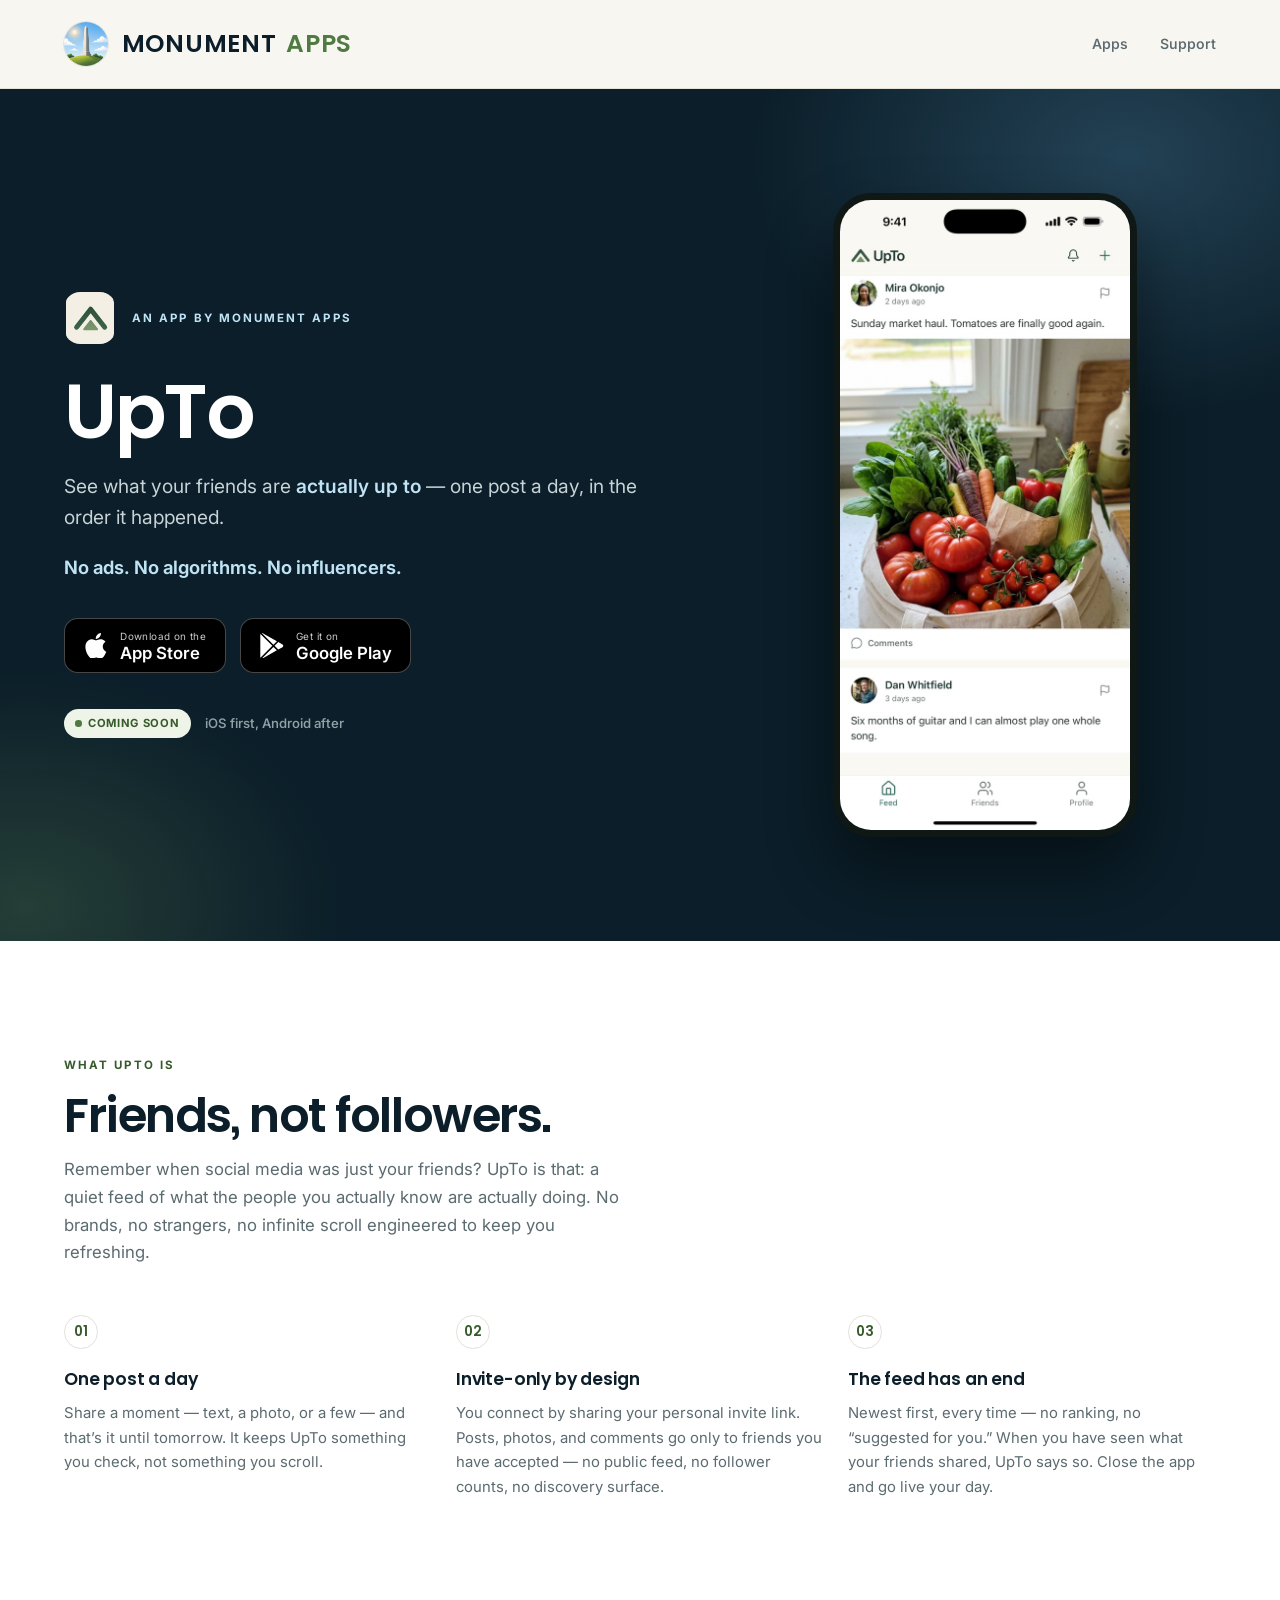
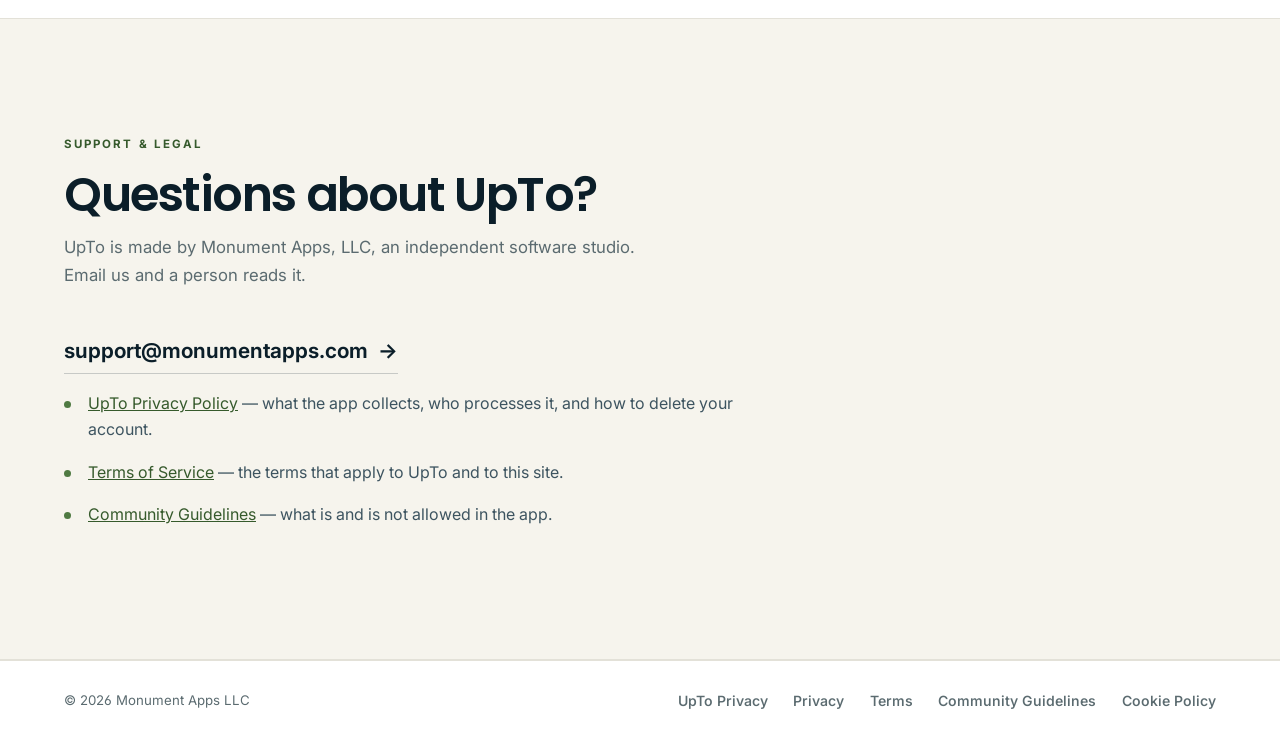
<file: upto/index.html>
<!doctype html>
<html lang="en">
<head>
  <meta charset="utf-8">
  <meta name="viewport" content="width=device-width, initial-scale=1">
  <meta name="description" content="UpTo is a private feed for real friends — one post a day, in the order it happened. No ads. No algorithms. No influencers. Built by Monument Apps.">
  <title>UpTo — See what your friends are UpTo</title>
  <link rel="canonical" href="https://monumentapps.com/upto/">
  <meta property="og:type" content="website">
  <meta property="og:site_name" content="Monument Apps">
  <meta property="og:title" content="UpTo — See what your friends are UpTo">
  <meta property="og:description" content="A private feed for real friends — one post a day, in the order it happened. No ads. No algorithms. No influencers.">
  <meta property="og:url" content="https://monumentapps.com/upto/">
  <meta property="og:image" content="https://monumentapps.com/assets/upto-feed.jpg">
  <link rel="icon" href="../assets/favicon.png" type="image/png">
  <link rel="preconnect" href="https://fonts.googleapis.com">
  <link rel="preconnect" href="https://fonts.gstatic.com" crossorigin>
  <link href="https://fonts.googleapis.com/css2?family=Poppins:wght@500;600&family=Inter:wght@400;500;550;600;650&display=optional" rel="stylesheet">
  <link rel="stylesheet" href="../assets/styles.css">
  <!-- Marketing pages only. The loader refuses to run on /privacy, /terms, /guidelines, and
       /cookies, so those pages stay tracker-free even if this tag spreads by accident. -->
  <script src="../assets/analytics.js" defer></script>
</head>
<body>
  <header class="site-header"><div class="container header-inner">
    <a class="brand" href="../" aria-label="Monument Apps home"><img src="../assets/monument-apps-logo.png" alt="" onerror="this.hidden=true"><span class="wordmark"><strong>Monument</strong><small>Apps</small></span></a>
    <nav aria-label="Primary navigation"><a href="../#apps">Apps</a><a href="#support">Support</a></nav>
  </div></header>
  <main>
    <section class="product-hero"><div class="container product-hero-inner with-shot">
      <div>
        <div class="product-mark">
          <div class="icon icon-upto-mark"><svg viewBox="0 0 263 285" fill="none" aria-hidden="true">
            <defs>
              <linearGradient id="upto-chevron" x1="135" y1="81" x2="135" y2="207" gradientUnits="userSpaceOnUse"><stop offset="0" stop-color="#2F503B"/><stop offset="1" stop-color="#3D6348"/></linearGradient>
              <linearGradient id="upto-triangle" x1="135" y1="151" x2="135" y2="208" gradientUnits="userSpaceOnUse"><stop offset="0" stop-color="#718B63"/><stop offset="1" stop-color="#7B956B"/></linearGradient>
            </defs>
            <rect width="263" height="285" rx="58" fill="#F4EFE4"/>
            <path d="M58 193 L135 94 L212 193" stroke="url(#upto-chevron)" stroke-width="27" stroke-linecap="round" stroke-linejoin="round"/>
            <path d="M131.5 155.2 C133.3 152.8 136.7 152.8 138.5 155.2 L175.0 202.1 C177.2 205.0 175.2 209.0 171.6 209.0 H98.4 C94.8 209.0 92.8 205.0 95.0 202.1 Z" fill="url(#upto-triangle)"/>
          </svg></div>
          <p class="eyebrow">An app by Monument Apps</p>
        </div>
        <h1>UpTo</h1>
        <p class="lede">See what your friends are <em>actually up to</em> — one post a day, in the order it happened.</p>
        <p class="hero-promise">No ads. No algorithms. No influencers.</p>
        <div class="store-badges">
          <button type="button" class="store-badge" data-store="the App Store">
            <svg viewBox="0 0 24 24" fill="currentColor" aria-hidden="true"><path d="M12.152 6.896c-.948 0-2.415-1.078-3.96-1.04-2.04.027-3.91 1.183-4.961 3.014-2.117 3.675-.546 9.103 1.519 12.09 1.013 1.454 2.208 3.09 3.792 3.03 1.52-.065 2.09-.987 3.935-.987 1.831 0 2.35.987 3.96.948 1.637-.026 2.676-1.48 3.676-2.948 1.156-1.688 1.636-3.325 1.662-3.415-.039-.013-3.182-1.221-3.22-4.857-.026-3.04 2.48-4.494 2.597-4.559-1.429-2.09-3.623-2.324-4.39-2.376-2-.156-3.675 1.09-4.61 1.09zM15.53 3.83c.843-1.012 1.4-2.427 1.245-3.83-1.207.052-2.662.804-3.532 1.816-.78.896-1.454 2.338-1.273 3.714 1.338.104 2.715-.688 3.56-1.7"/></svg>
            <span><small>Download on the</small><strong>App Store</strong></span>
          </button>
          <button type="button" class="store-badge" data-store="Google Play">
            <svg viewBox="0 0 24 24" fill="currentColor" aria-hidden="true"><path d="M22.018 13.298l-3.919 2.218-3.515-3.493 3.543-3.521 3.891 2.202a1.49 1.49 0 0 1 0 2.594zM1.337.924a1.486 1.486 0 0 0-.112.568v21.017c0 .217.045.419.124.6l11.155-11.087L1.337.924zm12.207 10.065l3.258-3.238L3.45.195a1.466 1.466 0 0 0-.946-.179l11.04 10.973zm0 2.067l-11 10.933c.298.036.612-.016.906-.183l13.324-7.54-3.23-3.21z"/></svg>
            <span><small>Get it on</small><strong>Google Play</strong></span>
          </button>
        </div>
        <p class="product-status"><span class="status">Coming soon</span> <span class="product-platforms">iOS first, Android after</span></p>
      </div>
      <div class="phone-shot">
        <img src="../assets/upto-feed.jpg" width="589" height="1280" alt="The UpTo feed: a friend's post with a photo of a farmers-market haul, with comments below" loading="eager">
      </div>
    </div></section>

    <section class="section container">
      <div class="section-heading">
        <p class="eyebrow">What UpTo is</p>
        <h2>Friends, not followers.</h2>
        <p class="lede">Remember when social media was just your friends? UpTo is that: a quiet feed of what the people you actually know are actually doing. No brands, no strangers, no infinite scroll engineered to keep you refreshing.</p>
      </div>
      <div class="pillar-grid">
        <div class="pillar"><span class="num">01</span><h3>One post a day</h3><p>Share a moment &mdash; text, a photo, or a few &mdash; and that&rsquo;s it until tomorrow. It keeps UpTo something you check, not something you scroll.</p></div>
        <div class="pillar"><span class="num">02</span><h3>Invite-only by design</h3><p>You connect by sharing your personal invite link. Posts, photos, and comments go only to friends you have accepted &mdash; no public feed, no follower counts, no discovery surface.</p></div>
        <div class="pillar"><span class="num">03</span><h3>The feed has an end</h3><p>Newest first, every time &mdash; no ranking, no &ldquo;suggested for you.&rdquo; When you have seen what your friends shared, UpTo says so. Close the app and go live your day.</p></div>
      </div>
    </section>

    <section class="section-alt" id="support"><div class="container section-alt-inner">
      <div class="section-heading">
        <p class="eyebrow">Support &amp; legal</p>
        <h2>Questions about UpTo?</h2>
        <p class="lede">UpTo is made by Monument Apps, LLC, an independent software studio. Email us and a person reads it.</p>
      </div>
      <p><a class="email email-dark" href="mailto:support@monumentapps.com">support@monumentapps.com <span aria-hidden="true">&rarr;</span></a></p>
      <ul class="fact-list">
        <li><a href="../privacy/upto/">UpTo Privacy Policy</a> — what the app collects, who processes it, and how to delete your account.</li>
        <li><a href="../terms/">Terms of Service</a> — the terms that apply to UpTo and to this site.</li>
        <li><a href="../guidelines/">Community Guidelines</a> — what is and is not allowed in the app.</li>
      </ul>
    </div></section>
  </main>
  <footer class="site-footer"><div class="container footer-inner"><span>© 2026 Monument Apps LLC</span><nav aria-label="Legal navigation"><a href="../privacy/upto/">UpTo Privacy</a><a href="../privacy/">Privacy</a><a href="../terms/">Terms</a><a href="../guidelines/">Community Guidelines</a><a href="../cookies/">Cookie Policy</a></nav></div></footer>

  <dialog id="coming-soon" class="coming-soon" aria-labelledby="coming-soon-title">
    <h3 id="coming-soon-title">Almost there</h3>
    <p id="coming-soon-copy">UpTo is coming soon. Check back shortly, or email us and we&rsquo;ll let you know the moment it&rsquo;s live.</p>
    <div class="coming-soon-actions">
      <a class="btn btn-primary" href="mailto:hello@monumentapps.com?subject=Tell%20me%20when%20UpTo%20launches">Tell me when it launches</a>
      <button type="button" class="btn btn-ghost" data-close>Close</button>
    </div>
  </dialog>
  <script>
    (function () {
      var dialog = document.getElementById("coming-soon");
      var copy = document.getElementById("coming-soon-copy");
      if (!dialog || !dialog.showModal) return;
      document.querySelectorAll(".store-badge").forEach(function (badge) {
        badge.addEventListener("click", function () {
          copy.textContent =
            "UpTo is coming soon to " + badge.dataset.store +
            ". Check back shortly, or email us and we’ll let you know the moment it’s live.";
          dialog.showModal();
        });
      });
      dialog.querySelector("[data-close]").addEventListener("click", function () { dialog.close(); });
      dialog.addEventListener("click", function (event) {
        if (event.target === dialog) dialog.close();
      });
    })();
  </script>
</body>
</html>
</file>
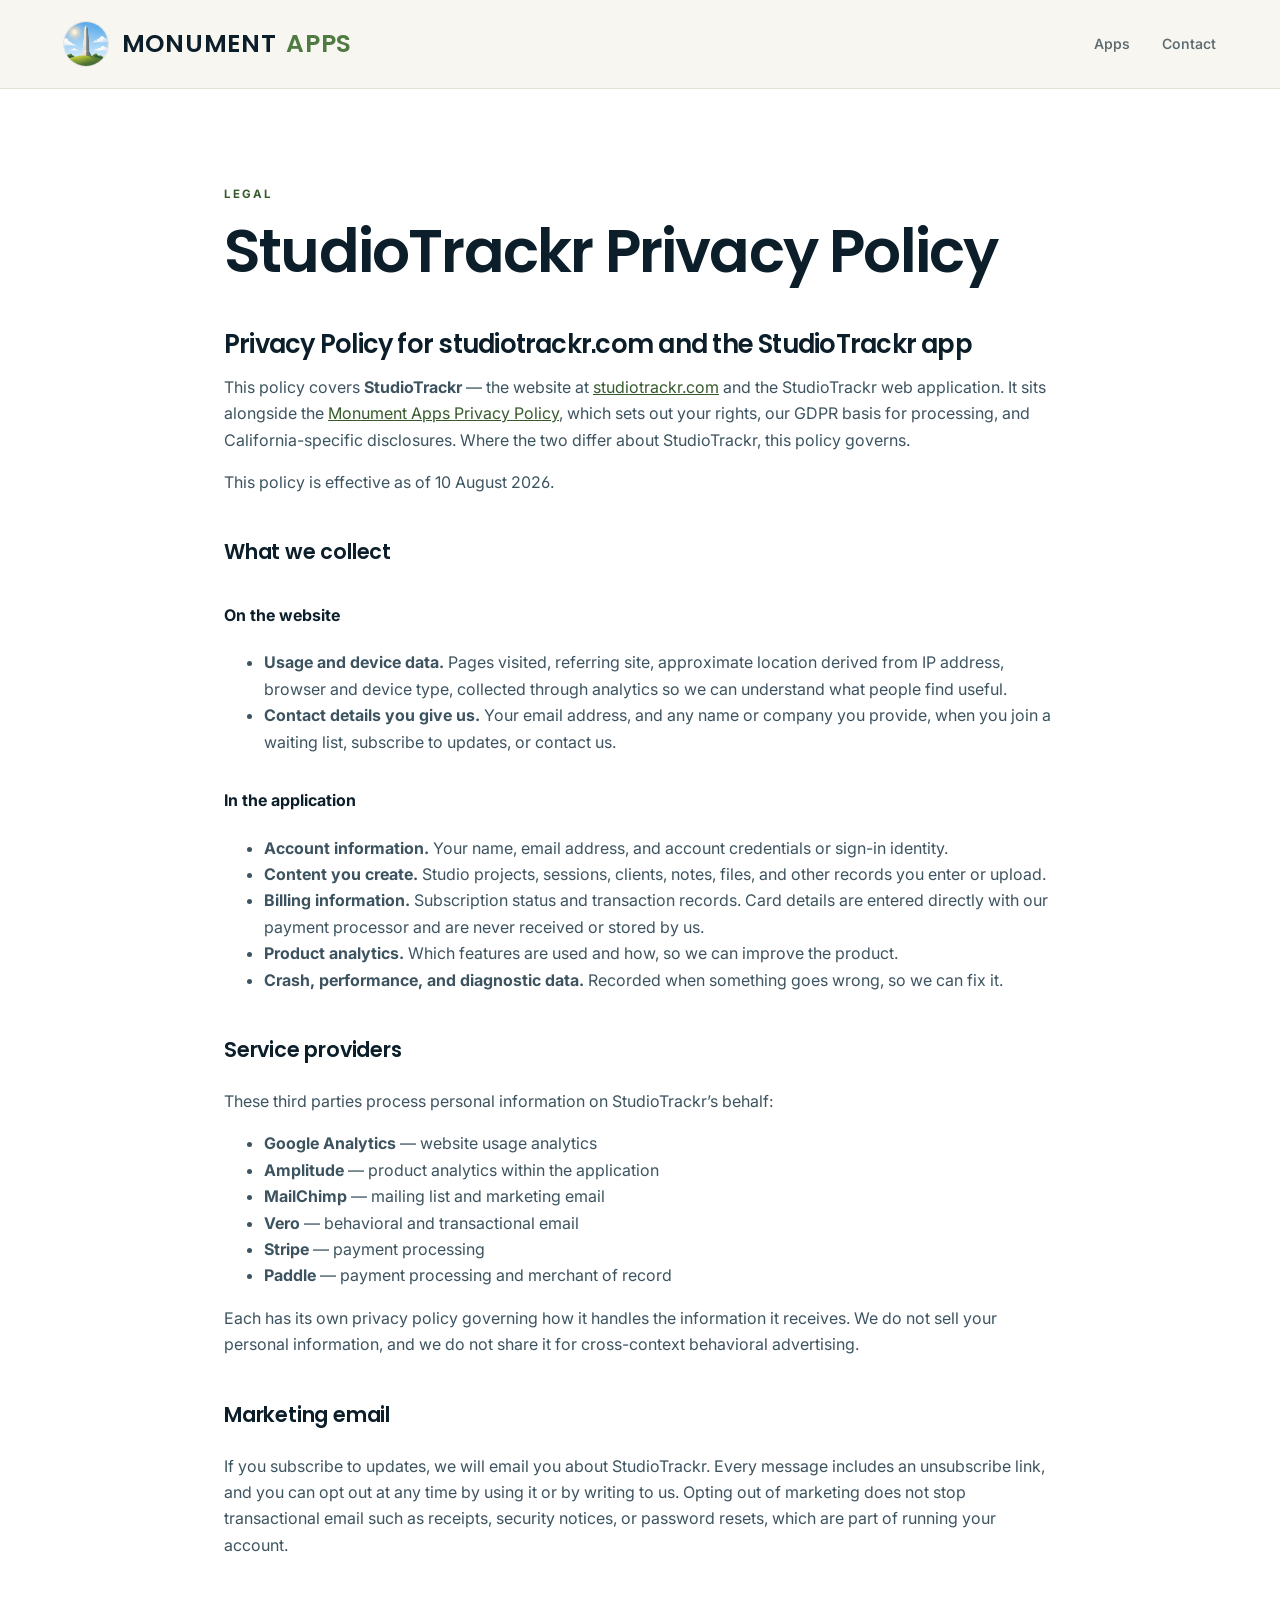
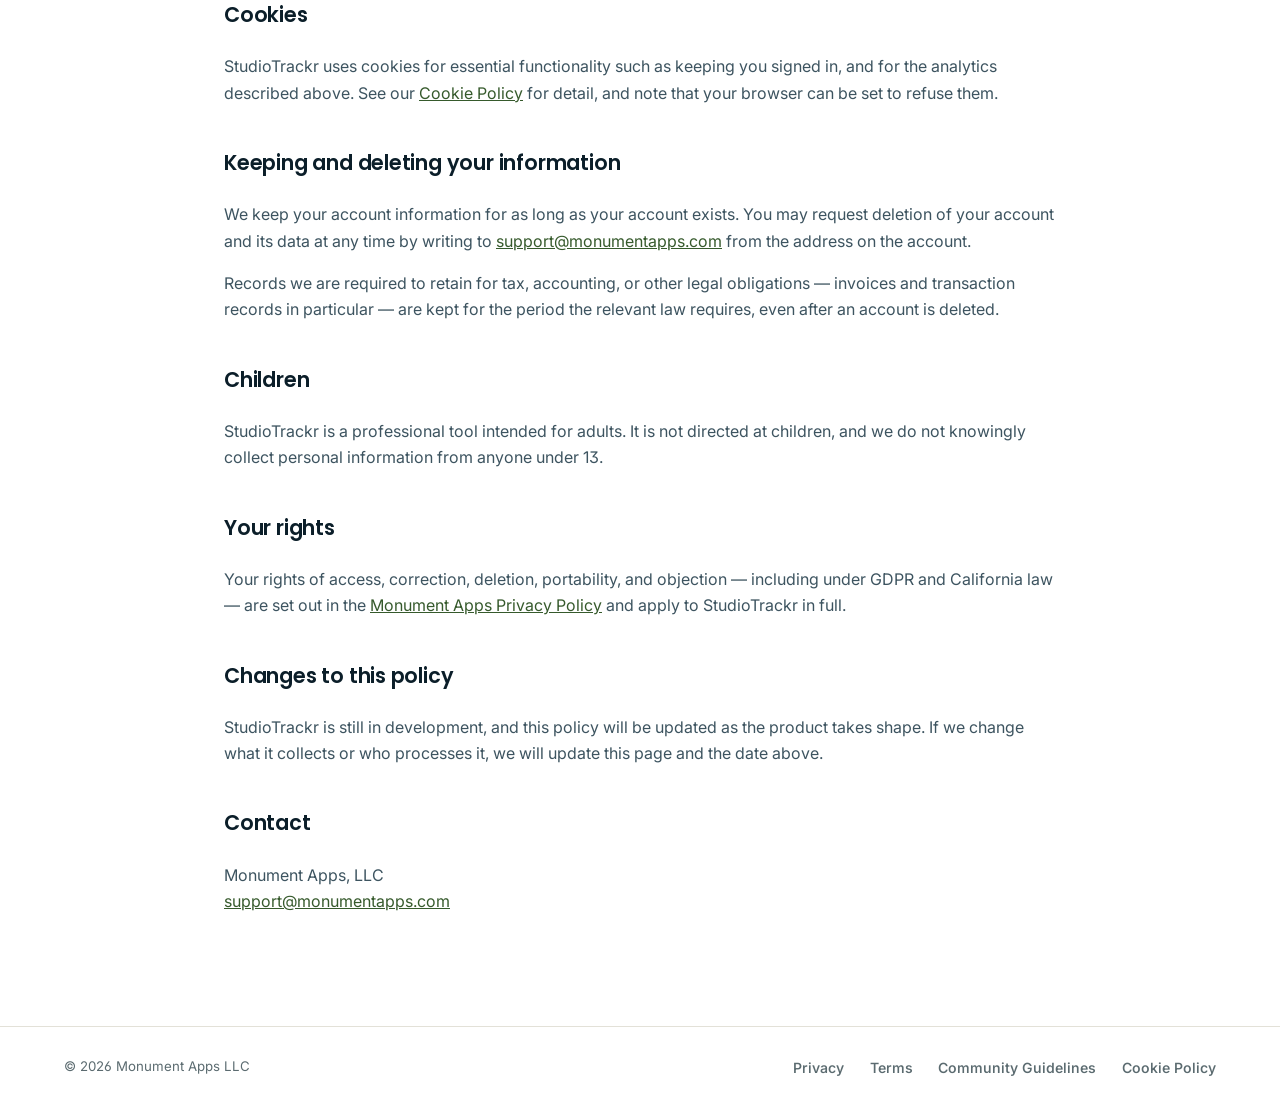
<file: privacy/studiotrackr/index.html>
<!doctype html>
<html lang="en">
<head>
  <meta charset="utf-8">
  <meta name="viewport" content="width=device-width, initial-scale=1">
  <meta name="description" content="Privacy Policy for StudioTrackr — what studiotrackr.com and the StudioTrackr web app collect, and which service providers process it.">
  <title>StudioTrackr Privacy Policy — Monument Apps</title>
  <link rel="icon" href="../../assets/favicon.png" type="image/png">
  <link rel="preconnect" href="https://fonts.googleapis.com">
  <link rel="preconnect" href="https://fonts.gstatic.com" crossorigin>
  <link href="https://fonts.googleapis.com/css2?family=Poppins:wght@500;600&family=Inter:wght@400;500;550;600;650&display=optional" rel="stylesheet">
  <link rel="stylesheet" href="../../assets/styles.css">
</head>
<body>
  <header class="site-header"><div class="container header-inner">
    <a class="brand" href="../../"><img src="../../assets/monument-apps-logo.png" alt="" onerror="this.hidden=true"><span class="wordmark"><strong>Monument</strong><small>Apps</small></span></a>
    <nav aria-label="Primary navigation"><a href="../../#apps">Apps</a><a href="../../#contact">Contact</a></nav>
  </div></header>
  <main><section class="legal container">
    <p class="eyebrow">Legal</p>
    <h1>StudioTrackr Privacy Policy</h1>
    <h2>Privacy Policy for studiotrackr.com and the StudioTrackr app</h2>

<p>
	This policy covers <strong>StudioTrackr</strong> — the website at <a href="https://studiotrackr.com">studiotrackr.com</a> and the StudioTrackr web application. It sits alongside the <a href="../">Monument Apps Privacy Policy</a>, which sets out your rights, our GDPR basis for processing, and California-specific disclosures. Where the two differ about StudioTrackr, this policy governs.
</p>

<p>
	This policy is effective as of 10 August 2026.
</p>

<h3>What we collect</h3>

<h4>On the website</h4>

<ul>
	<li><strong>Usage and device data.</strong> Pages visited, referring site, approximate location derived from IP address, browser and device type, collected through analytics so we can understand what people find useful.</li>
	<li><strong>Contact details you give us.</strong> Your email address, and any name or company you provide, when you join a waiting list, subscribe to updates, or contact us.</li>
</ul>

<h4>In the application</h4>

<ul>
	<li><strong>Account information.</strong> Your name, email address, and account credentials or sign-in identity.</li>
	<li><strong>Content you create.</strong> Studio projects, sessions, clients, notes, files, and other records you enter or upload.</li>
	<li><strong>Billing information.</strong> Subscription status and transaction records. Card details are entered directly with our payment processor and are never received or stored by us.</li>
	<li><strong>Product analytics.</strong> Which features are used and how, so we can improve the product.</li>
	<li><strong>Crash, performance, and diagnostic data.</strong> Recorded when something goes wrong, so we can fix it.</li>
</ul>

<h3 id="third-parties">Service providers</h3>

<p>
	These third parties process personal information on StudioTrackr&rsquo;s behalf:
</p>

<ul>
	<li><strong>Google Analytics</strong> — website usage analytics</li>
	<li><strong>Amplitude</strong> — product analytics within the application</li>
	<li><strong>MailChimp</strong> — mailing list and marketing email</li>
	<li><strong>Vero</strong> — behavioral and transactional email</li>
	<li><strong>Stripe</strong> — payment processing</li>
	<li><strong>Paddle</strong> — payment processing and merchant of record</li>
</ul>

<p>
	Each has its own privacy policy governing how it handles the information it receives. We do not sell your personal information, and we do not share it for cross-context behavioral advertising.
</p>

<h3>Marketing email</h3>

<p>
	If you subscribe to updates, we will email you about StudioTrackr. Every message includes an unsubscribe link, and you can opt out at any time by using it or by writing to us. Opting out of marketing does not stop transactional email such as receipts, security notices, or password resets, which are part of running your account.
</p>

<h3>Cookies</h3>

<p>
	StudioTrackr uses cookies for essential functionality such as keeping you signed in, and for the analytics described above. See our <a href="../../cookies/">Cookie Policy</a> for detail, and note that your browser can be set to refuse them.
</p>

<h3>Keeping and deleting your information</h3>

<p>
	We keep your account information for as long as your account exists. You may request deletion of your account and its data at any time by writing to <a href="mailto:support@monumentapps.com">support@monumentapps.com</a> from the address on the account.
</p>

<p>
	Records we are required to retain for tax, accounting, or other legal obligations — invoices and transaction records in particular — are kept for the period the relevant law requires, even after an account is deleted.
</p>

<h3>Children</h3>

<p>
	StudioTrackr is a professional tool intended for adults. It is not directed at children, and we do not knowingly collect personal information from anyone under 13.
</p>

<h3>Your rights</h3>

<p>
	Your rights of access, correction, deletion, portability, and objection — including under GDPR and California law — are set out in the <a href="../">Monument Apps Privacy Policy</a> and apply to StudioTrackr in full.
</p>

<h3>Changes to this policy</h3>

<p>
	StudioTrackr is still in development, and this policy will be updated as the product takes shape. If we change what it collects or who processes it, we will update this page and the date above.
</p>

<h3>Contact</h3>

<p>
	Monument Apps, LLC<br />
	<a href="mailto:support@monumentapps.com">support@monumentapps.com</a>
</p>
  </section></main>
  <footer class="site-footer"><div class="container footer-inner"><span>© 2026 Monument Apps LLC</span><nav aria-label="Legal navigation"><a href="../">Privacy</a><a href="../../terms/">Terms</a><a href="../../guidelines/">Community Guidelines</a><a href="../../cookies/">Cookie Policy</a></nav></div></footer>
</body>
</html>
</file>
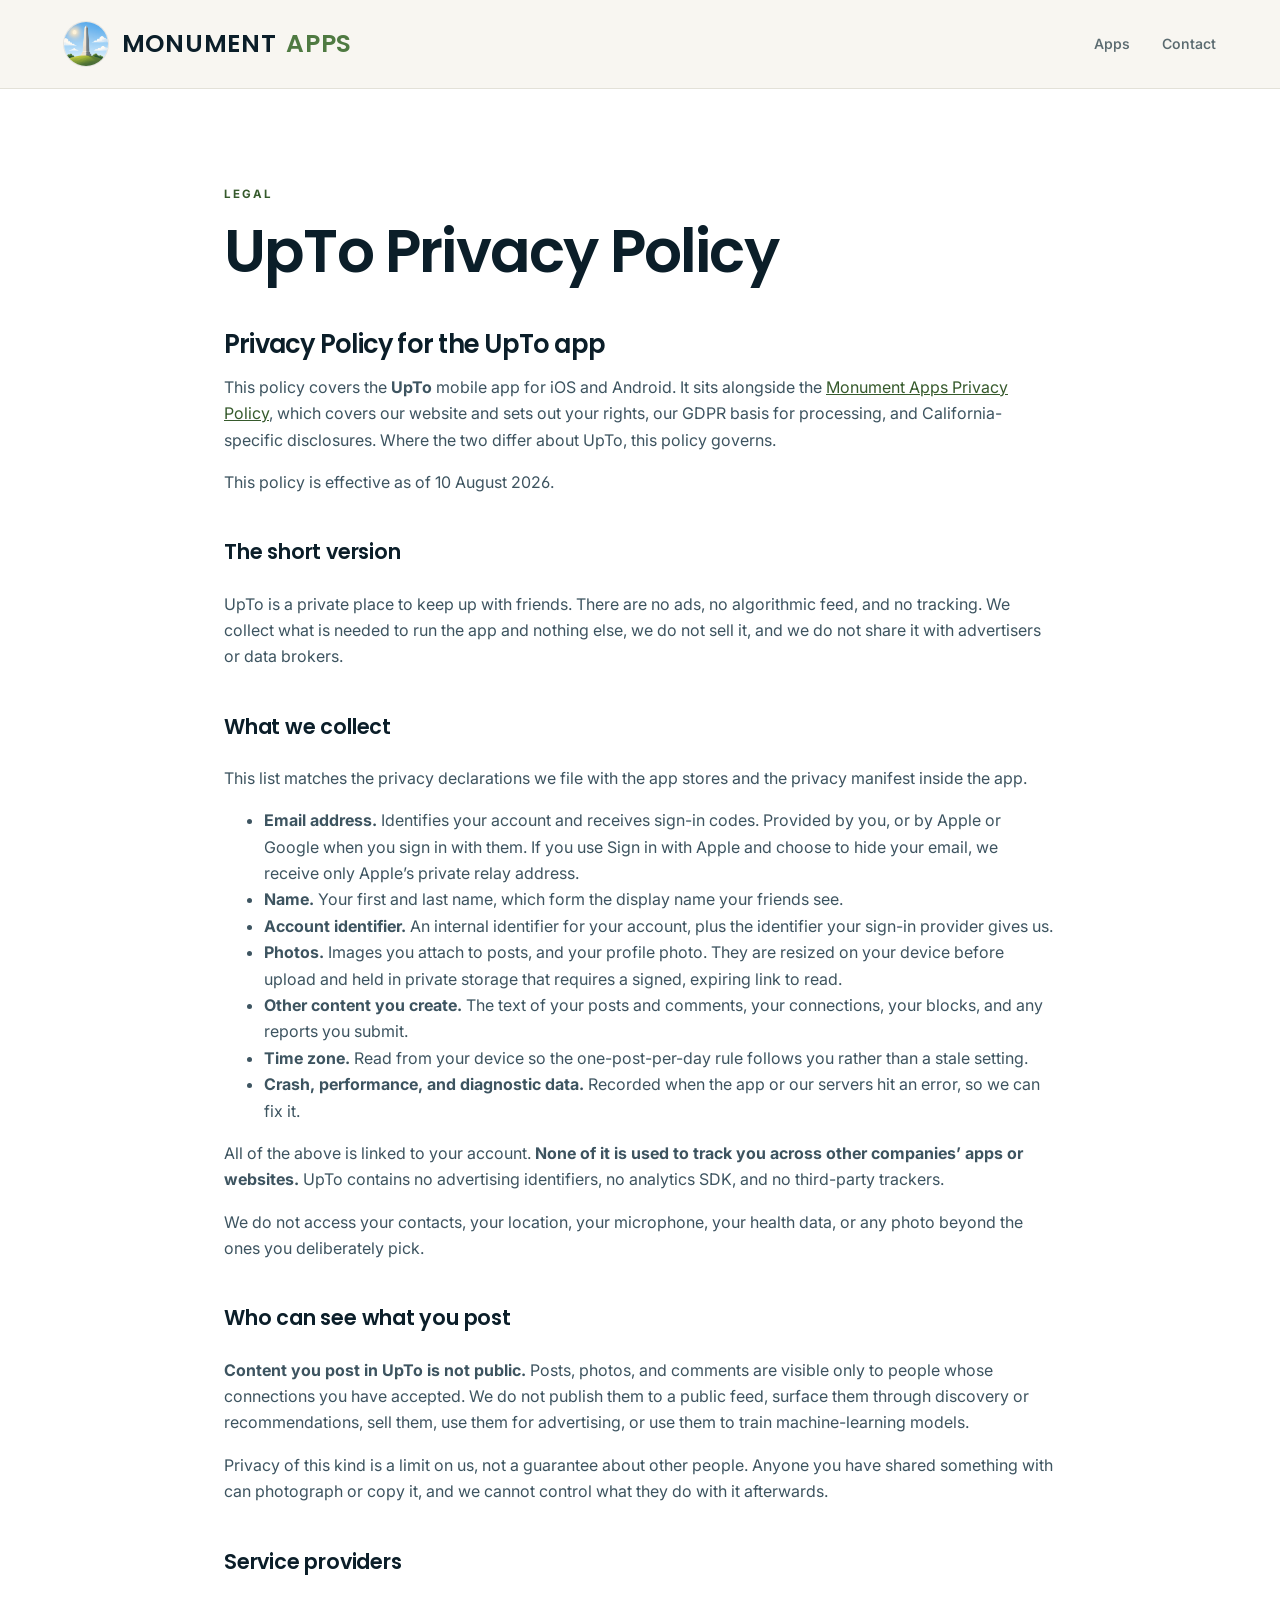
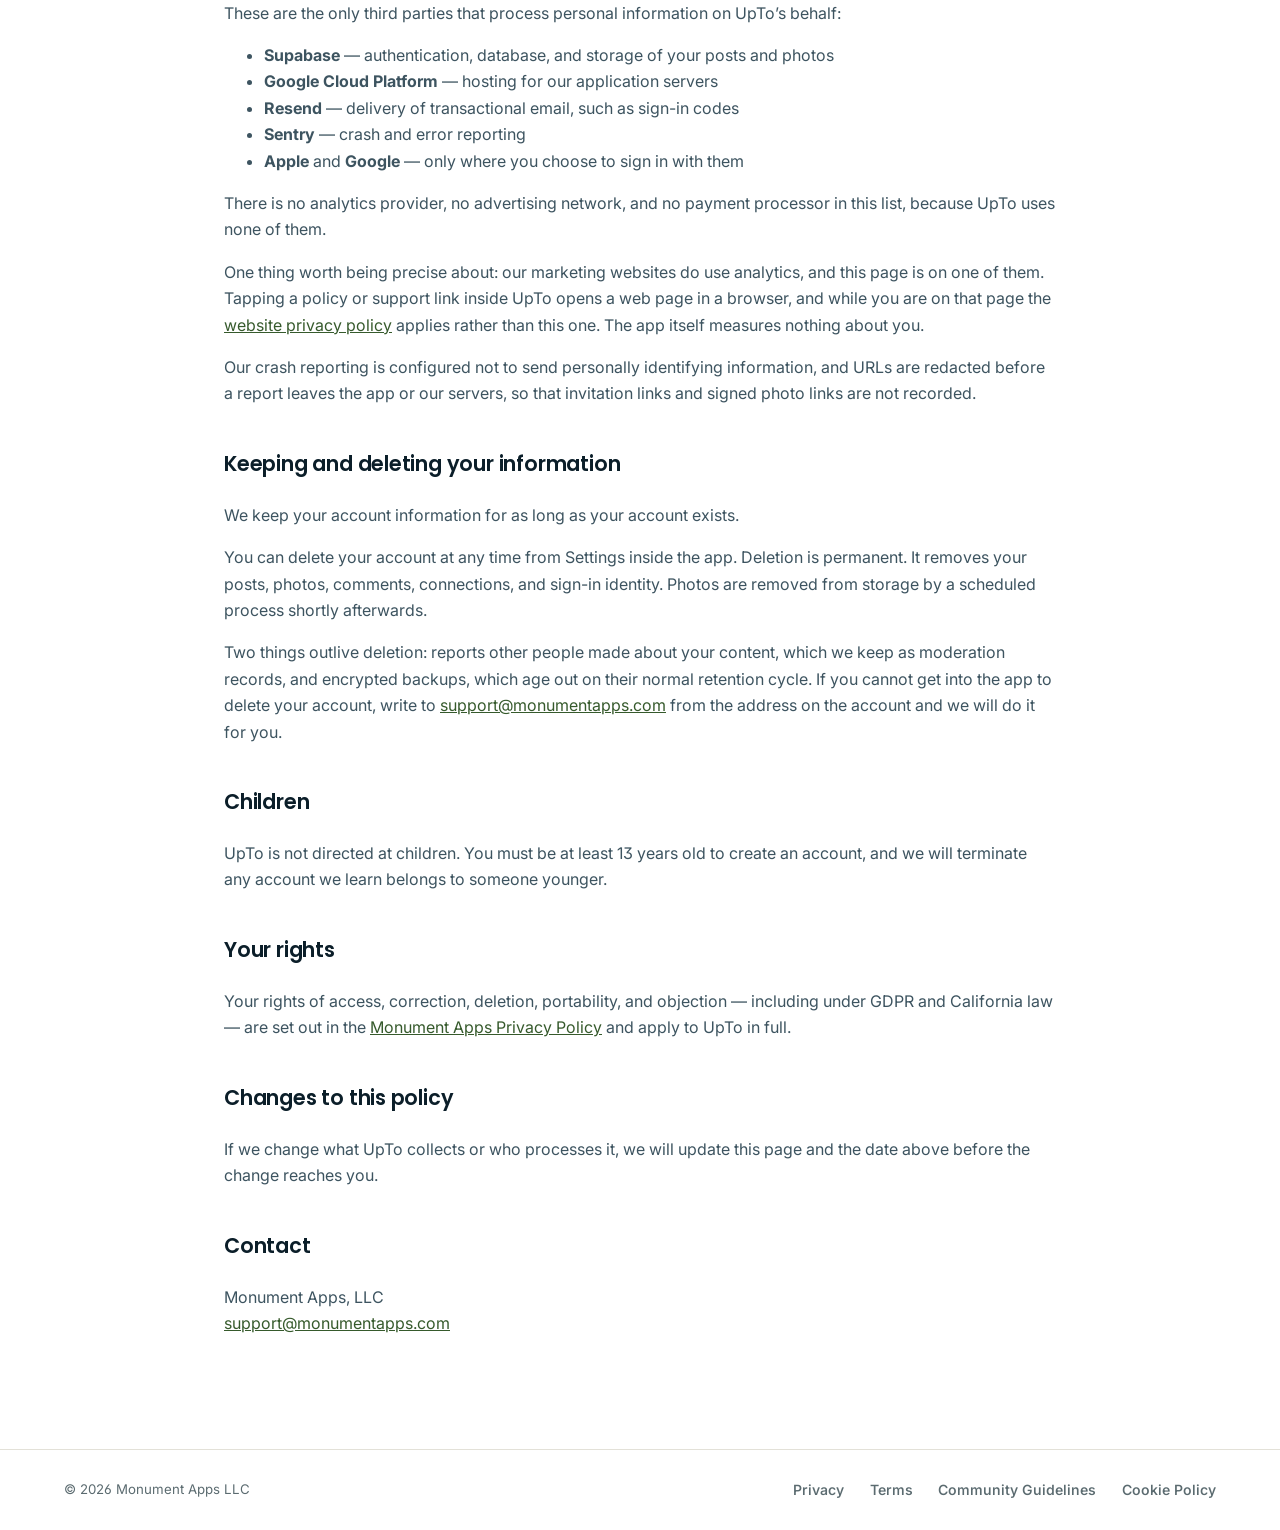
<file: privacy/upto/index.html>
<!doctype html>
<html lang="en">
<head>
  <meta charset="utf-8">
  <meta name="viewport" content="width=device-width, initial-scale=1">
  <meta name="description" content="Privacy Policy for UpTo — exactly what the app collects, who processes it, how long it is kept, and how to delete it.">
  <title>UpTo Privacy Policy — Monument Apps</title>
  <link rel="icon" href="../../assets/favicon.png" type="image/png">
  <link rel="preconnect" href="https://fonts.googleapis.com">
  <link rel="preconnect" href="https://fonts.gstatic.com" crossorigin>
  <link href="https://fonts.googleapis.com/css2?family=Poppins:wght@500;600&family=Inter:wght@400;500;550;600;650&display=optional" rel="stylesheet">
  <link rel="stylesheet" href="../../assets/styles.css">
</head>
<body>
  <header class="site-header"><div class="container header-inner">
    <a class="brand" href="../../"><img src="../../assets/monument-apps-logo.png" alt="" onerror="this.hidden=true"><span class="wordmark"><strong>Monument</strong><small>Apps</small></span></a>
    <nav aria-label="Primary navigation"><a href="../../#apps">Apps</a><a href="../../#contact">Contact</a></nav>
  </div></header>
  <main><section class="legal container">
    <p class="eyebrow">Legal</p>
    <h1>UpTo Privacy Policy</h1>
    <h2>Privacy Policy for the UpTo app</h2>

<p>
	This policy covers the <strong>UpTo</strong> mobile app for iOS and Android. It sits alongside the <a href="../">Monument Apps Privacy Policy</a>, which covers our website and sets out your rights, our GDPR basis for processing, and California-specific disclosures. Where the two differ about UpTo, this policy governs.
</p>

<p>
	This policy is effective as of 10 August 2026.
</p>

<h3>The short version</h3>

<p>
	UpTo is a private place to keep up with friends. There are no ads, no algorithmic feed, and no tracking. We collect what is needed to run the app and nothing else, we do not sell it, and we do not share it with advertisers or data brokers.
</p>

<h3>What we collect</h3>

<p>
	This list matches the privacy declarations we file with the app stores and the privacy manifest inside the app.
</p>

<ul>
	<li><strong>Email address.</strong> Identifies your account and receives sign-in codes. Provided by you, or by Apple or Google when you sign in with them. If you use Sign in with Apple and choose to hide your email, we receive only Apple&rsquo;s private relay address.</li>
	<li><strong>Name.</strong> Your first and last name, which form the display name your friends see.</li>
	<li><strong>Account identifier.</strong> An internal identifier for your account, plus the identifier your sign-in provider gives us.</li>
	<li><strong>Photos.</strong> Images you attach to posts, and your profile photo. They are resized on your device before upload and held in private storage that requires a signed, expiring link to read.</li>
	<li><strong>Other content you create.</strong> The text of your posts and comments, your connections, your blocks, and any reports you submit.</li>
	<li><strong>Time zone.</strong> Read from your device so the one-post-per-day rule follows you rather than a stale setting.</li>
	<li><strong>Crash, performance, and diagnostic data.</strong> Recorded when the app or our servers hit an error, so we can fix it.</li>
</ul>

<p>
	All of the above is linked to your account. <strong>None of it is used to track you across other companies&rsquo; apps or websites.</strong> UpTo contains no advertising identifiers, no analytics SDK, and no third-party trackers.
</p>

<p>
	We do not access your contacts, your location, your microphone, your health data, or any photo beyond the ones you deliberately pick.
</p>

<h3>Who can see what you post</h3>

<p>
	<strong>Content you post in UpTo is not public.</strong> Posts, photos, and comments are visible only to people whose connections you have accepted. We do not publish them to a public feed, surface them through discovery or recommendations, sell them, use them for advertising, or use them to train machine-learning models.
</p>

<p>
	Privacy of this kind is a limit on us, not a guarantee about other people. Anyone you have shared something with can photograph or copy it, and we cannot control what they do with it afterwards.
</p>

<h3 id="third-parties">Service providers</h3>

<p>
	These are the only third parties that process personal information on UpTo&rsquo;s behalf:
</p>

<ul>
	<li><strong>Supabase</strong> — authentication, database, and storage of your posts and photos</li>
	<li><strong>Google Cloud Platform</strong> — hosting for our application servers</li>
	<li><strong>Resend</strong> — delivery of transactional email, such as sign-in codes</li>
	<li><strong>Sentry</strong> — crash and error reporting</li>
	<li><strong>Apple</strong> and <strong>Google</strong> — only where you choose to sign in with them</li>
</ul>

<p>
	There is no analytics provider, no advertising network, and no payment processor in this list, because UpTo uses none of them.
</p>

<p>
	One thing worth being precise about: our marketing websites do use analytics, and this page is on one of them. Tapping a policy or support link inside UpTo opens a web page in a browser, and while you are on that page the <a href="../">website privacy policy</a> applies rather than this one. The app itself measures nothing about you.
</p>

<p>
	Our crash reporting is configured not to send personally identifying information, and URLs are redacted before a report leaves the app or our servers, so that invitation links and signed photo links are not recorded.
</p>

<h3>Keeping and deleting your information</h3>

<p>
	We keep your account information for as long as your account exists.
</p>

<p>
	You can delete your account at any time from Settings inside the app. Deletion is permanent. It removes your posts, photos, comments, connections, and sign-in identity. Photos are removed from storage by a scheduled process shortly afterwards.
</p>

<p>
	Two things outlive deletion: reports other people made about your content, which we keep as moderation records, and encrypted backups, which age out on their normal retention cycle. If you cannot get into the app to delete your account, write to <a href="mailto:support@monumentapps.com">support@monumentapps.com</a> from the address on the account and we will do it for you.
</p>

<h3>Children</h3>

<p>
	UpTo is not directed at children. You must be at least 13 years old to create an account, and we will terminate any account we learn belongs to someone younger.
</p>

<h3>Your rights</h3>

<p>
	Your rights of access, correction, deletion, portability, and objection — including under GDPR and California law — are set out in the <a href="../">Monument Apps Privacy Policy</a> and apply to UpTo in full.
</p>

<h3>Changes to this policy</h3>

<p>
	If we change what UpTo collects or who processes it, we will update this page and the date above before the change reaches you.
</p>

<h3>Contact</h3>

<p>
	Monument Apps, LLC<br />
	<a href="mailto:support@monumentapps.com">support@monumentapps.com</a>
</p>
  </section></main>
  <footer class="site-footer"><div class="container footer-inner"><span>© 2026 Monument Apps LLC</span><nav aria-label="Legal navigation"><a href="../">Privacy</a><a href="../../terms/">Terms</a><a href="../../guidelines/">Community Guidelines</a><a href="../../cookies/">Cookie Policy</a></nav></div></footer>
</body>
</html>
</file>
<file: assets/styles.css>
:root {
  color-scheme: light;
  --ink: #0b1e29;
  --ink-2: #142f3e;
  --green: #4f7a42;
  --green-light: #8fbf6f;
  --green-dark: #365a2c;
  --sky: #6fb3e0;
  --sky-light: #bfe3f5;
  --cream: #f6f4ed;
  --line: #e3e1d8;
  --white: #ffffff;
  --muted: #5b6b70;
  --shadow: 0 1.5rem 3rem rgba(11,30,41,.08);
}

* { box-sizing: border-box; }

html {
  scroll-behavior: smooth;
  /* Opt out of iOS text autosizing: on long text pages WebKit inflates type after first
     layout, and a page that grows or shrinks under a restored scroll position strands the
     viewport past the footer as a phantom void. */
  -webkit-text-size-adjust: 100%;
  text-size-adjust: 100%;
}

body {
  margin: 0;
  background: var(--white);
  color: var(--ink);
  font: 16px/1.65 "Inter", system-ui, -apple-system, BlinkMacSystemFont, "Segoe UI", sans-serif;
  font-feature-settings: "ss01" 1;
  -webkit-font-smoothing: antialiased;
}

a { color: inherit; }

h1, h2, h3, .wordmark {
  font-family: "Poppins", "Inter", system-ui, sans-serif;
  font-weight: 600;
}

.container {
  width: min(100% - 3rem, 72rem);
  margin-inline: auto;
}

/* Header */

.site-header {
  position: sticky;
  top: 0;
  z-index: 20;
  border-bottom: 1px solid var(--line);
  background: rgba(246,244,237,.78);
  backdrop-filter: blur(14px) saturate(160%);
  -webkit-backdrop-filter: blur(14px) saturate(160%);
}

.header-inner {
  min-height: 5.5rem;
  display: flex;
  align-items: center;
  justify-content: space-between;
  gap: 2rem;
}

.footer-inner {
  min-height: 5rem;
  display: flex;
  align-items: center;
  justify-content: space-between;
  gap: 2rem;
}

.brand {
  display: inline-flex;
  align-items: center;
  gap: .85rem;
  color: var(--ink);
  text-decoration: none;
}

.brand img {
  width: 2.75rem;
  height: 2.75rem;
  border-radius: 50%;
  object-fit: cover;
  box-shadow: 0 0 0 1px rgba(11,30,41,.08);
}

.brand img[hidden] { display: none; }

.wordmark {
  display: flex;
  align-items: baseline;
  gap: .6rem;
  line-height: 1;
  white-space: nowrap;
}

.wordmark strong {
  font-size: 1.55rem;
  font-weight: 600;
  letter-spacing: .03em;
  text-transform: uppercase;
}

.wordmark small {
  color: var(--green);
  font-size: 1.55rem;
  font-weight: 600;
  letter-spacing: .03em;
  text-transform: uppercase;
}

.header-inner nav {
  display: flex;
  align-items: center;
  gap: 2rem;
}

.header-inner nav a,
.footer-inner nav a {
  color: var(--muted);
  font-size: .88rem;
  font-weight: 550;
  text-decoration: none;
  transition: color .15s ease;
}

/* Not .email:hover: the email link sits on the dark contact panel, where turning it ink on
   hover made it vanish into the background. Its own hover rule brightens the underline. */
.header-inner nav a:hover,
.footer-inner nav a:hover { color: var(--ink); }

/* Hero */

.hero {
  position: relative;
  overflow: hidden;
  background: var(--ink);
  color: var(--white);
}

.hero-photo {
  position: absolute;
  inset: 0;
  width: 100%;
  height: 100%;
  object-fit: cover;
  object-position: center 55%;
  filter: saturate(1.25) brightness(.96) contrast(1.03);
}

.hero-scrim {
  position: absolute;
  inset: 0;
  background:
    linear-gradient(100deg, rgba(11,30,41,.95) 0%, rgba(11,30,41,.78) 30%, rgba(11,30,41,.3) 58%, rgba(11,30,41,.05) 100%),
    linear-gradient(0deg, rgba(11,30,41,.5), transparent 42%);
}

.hero-inner {
  position: relative;
  padding-block: clamp(5.5rem, 11vw, 8.5rem) clamp(4.5rem, 9vw, 7rem);
}

.hero .eyebrow {
  color: var(--sky-light);
}

.hero h1 {
  max-width: 12ch;
  margin: 0 0 1.5rem;
  font-size: clamp(3rem, 5.6vw, 5rem);
  font-weight: 600;
  letter-spacing: -.03em;
  line-height: 1.02;
}

.hero h1 em {
  font-style: normal;
  background: linear-gradient(100deg, var(--sky-light), var(--green-light) 70%);
  -webkit-background-clip: text;
  background-clip: text;
  color: transparent;
}

.hero .lede {
  max-width: 34rem;
  margin: 0;
  color: #c7d3d6;
  font-size: clamp(1.05rem, 1.6vw, 1.2rem);
}

.hero-actions {
  display: flex;
  align-items: center;
  gap: 1.5rem;
  margin-top: 2.5rem;
  flex-wrap: wrap;
}

.btn {
  display: inline-flex;
  align-items: center;
  gap: .6rem;
  padding: .85rem 1.5rem;
  border-radius: 999px;
  font-size: .92rem;
  font-weight: 650;
  text-decoration: none;
  transition: transform .18s ease, background .18s ease, border-color .18s ease, opacity .18s ease;
}

.btn-primary {
  background: var(--white);
  color: var(--ink);
}

.btn-primary:hover { transform: translateY(-.1rem); background: var(--sky-light); }

.btn-ghost {
  border: 1px solid rgba(255,255,255,.28);
  color: var(--white);
}

.btn-ghost:hover { border-color: rgba(255,255,255,.6); transform: translateY(-.1rem); }

.icon-upto { background: linear-gradient(135deg, #6fb3e0, #4f7a42); }
.icon-studiotrackr { background: linear-gradient(135deg, #8fbf6f, #16303f); }

/* Pillars */

.pillars {
  padding-block: clamp(3.5rem, 6vw, 5rem);
  background: var(--cream);
  border-bottom: 1px solid var(--line);
}

.pillar-grid {
  display: grid;
  grid-template-columns: repeat(3, 1fr);
  gap: 1.5rem;
}

.pillar {
  padding: .25rem 0;
}

.pillar .num {
  display: inline-flex;
  align-items: center;
  justify-content: center;
  width: 2.1rem;
  height: 2.1rem;
  margin-bottom: 1rem;
  border-radius: 50%;
  background: var(--white);
  border: 1px solid var(--line);
  color: var(--green-dark);
  font-family: "Poppins", sans-serif;
  font-size: .85rem;
  font-weight: 600;
}

.pillar h3 {
  margin: 0 0 .5rem;
  font-size: 1.08rem;
  letter-spacing: -.01em;
}

.pillar p {
  margin: 0;
  color: var(--muted);
  font-size: .93rem;
  max-width: 24rem;
}

/* Sections */

.section {
  padding-block: clamp(5rem, 9vw, 7.5rem);
}

.section-heading { margin-bottom: 2.75rem; }

.section .eyebrow {
  margin: 0 0 1rem;
  color: var(--green-dark);
  font-size: .72rem;
  font-weight: 700;
  letter-spacing: .18em;
  text-transform: uppercase;
}

.section h2,
.legal h2 {
  margin: 0;
  font-size: clamp(2rem, 4vw, 3rem);
  line-height: 1.05;
  letter-spacing: -.03em;
}

.section-heading .lede {
  margin: .9rem 0 0;
  max-width: 36rem;
  color: var(--muted);
  font-size: 1.05rem;
}

/* App cards */

.app-grid {
  display: grid;
  grid-template-columns: repeat(2, 1fr);
  gap: 1.25rem;
}

.app-card {
  position: relative;
  min-height: 19rem;
  padding: clamp(1.75rem, 4vw, 2.4rem);
  display: flex;
  flex-direction: column;
  justify-content: space-between;
  border-radius: 1.4rem;
  border: 1px solid var(--line);
  background: var(--white);
  overflow: hidden;
  transition: border-color .2s ease, transform .2s ease, box-shadow .2s ease;
}

.app-card::before {
  content: "";
  position: absolute;
  inset: 0;
  opacity: 0;
  background: linear-gradient(160deg, rgba(111,179,224,.08), transparent 55%);
  transition: opacity .2s ease;
}

.app-card:hover {
  border-color: #c7d3ce;
  transform: translateY(-.3rem);
  box-shadow: var(--shadow);
}

.app-card:hover::before { opacity: 1; }

.app-card .icon {
  width: 3.25rem;
  height: 3.25rem;
  border-radius: 1rem;
  display: flex;
  align-items: center;
  justify-content: center;
  margin-bottom: 1.4rem;
}

.app-card .icon svg { width: 1.6rem; height: 1.6rem; color: var(--white); }

.app-kicker {
  margin: 0 0 .6rem;
  color: var(--muted);
  font-size: .76rem;
  font-weight: 650;
  letter-spacing: .08em;
  text-transform: uppercase;
}

.app-card h3 {
  margin: 0 0 .65rem;
  font-size: 1.7rem;
  letter-spacing: -.03em;
}

.app-card p.desc {
  max-width: 28rem;
  margin: 0;
  color: var(--muted);
}

.app-meta {
  position: relative;
  display: flex;
  align-items: center;
  justify-content: space-between;
  gap: 1rem;
  margin-top: 2rem;
  padding-top: 1.4rem;
  border-top: 1px solid var(--line);
}

.status {
  display: inline-flex;
  align-items: center;
  gap: .4rem;
  padding: .32rem .7rem;
  border-radius: 999px;
  background: #eef4e7;
  color: var(--green-dark);
  font-size: .7rem;
  font-weight: 700;
  letter-spacing: .06em;
  text-transform: uppercase;
}

.status::before {
  content: "";
  width: .4rem;
  height: .4rem;
  border-radius: 50%;
  background: var(--green);
}

.app-link {
  color: var(--muted);
  font-size: .82rem;
  font-weight: 550;
}

a.app-link {
  text-decoration: none;
  transition: color .15s ease;
}

a.app-link:hover { color: var(--green-dark); }

/* Contact */

.contact {
  position: relative;
  overflow: hidden;
  padding-inline: clamp(1.5rem, 6vw, 5rem);
  background:
    radial-gradient(40rem 26rem at 90% 0%, rgba(111,179,224,.22), transparent 60%),
    radial-gradient(34rem 24rem at 0% 100%, rgba(143,191,111,.18), transparent 60%),
    var(--ink);
  color: var(--white);
}

.contact-inner {
  position: relative;
  display: grid;
  grid-template-columns: 1.2fr .8fr;
  align-items: end;
  gap: 2rem;
}

.contact .eyebrow { color: var(--sky-light); }

.contact h2 { font-size: clamp(2.25rem, 4.5vw, 3.5rem); }

.contact p.lede {
  margin: 1rem 0 0;
  max-width: 28rem;
  color: #c7d3d6;
}

.contact-right {
  display: flex;
  flex-direction: column;
  align-items: flex-start;
  gap: .5rem;
}

.email {
  display: inline-flex;
  align-items: center;
  gap: .6rem;
  color: var(--white);
  font-size: clamp(1.05rem, 2.2vw, 1.3rem);
  font-weight: 650;
  text-decoration: none;
  border-bottom: 1px solid rgba(255,255,255,.3);
  padding-bottom: .3rem;
}

.email:hover { border-color: var(--sky-light); }

.contact-note {
  margin: 0;
  color: #8fa1a6;
  font-size: .82rem;
}

/* Footer */

.site-footer {
  border-top: 1px solid var(--line);
  color: var(--muted);
  font-size: .83rem;
}

.footer-inner nav { display: flex; gap: 1.6rem; }

/* Product pages */

.product-hero {
  position: relative;
  overflow: hidden;
  background:
    radial-gradient(38rem 26rem at 88% 8%, rgba(111,179,224,.24), transparent 62%),
    radial-gradient(32rem 24rem at 2% 96%, rgba(143,191,111,.2), transparent 62%),
    var(--ink);
  color: var(--white);
}

.product-hero-inner {
  position: relative;
  padding-block: clamp(4rem, 9vw, 6.5rem);
}

.product-mark {
  display: flex;
  align-items: center;
  gap: 1rem;
  margin-bottom: 1.75rem;
}

.product-mark .icon {
  width: 3.25rem;
  height: 3.25rem;
  border-radius: 1rem;
  display: flex;
  align-items: center;
  justify-content: center;
  flex: none;
}

.product-mark .icon svg { width: 1.6rem; height: 1.6rem; color: var(--white); }

.product-mark .eyebrow {
  margin: 0;
  color: var(--sky-light);
  font-size: .72rem;
  font-weight: 700;
  letter-spacing: .18em;
  text-transform: uppercase;
}

.product-hero h1 {
  margin: 0 0 1.25rem;
  font-size: clamp(3rem, 6vw, 5rem);
  font-weight: 600;
  letter-spacing: -.03em;
  line-height: 1.02;
}

.product-hero .lede {
  max-width: 38rem;
  margin: 0;
  color: #c7d3d6;
  font-size: clamp(1.05rem, 1.6vw, 1.2rem);
}

.product-hero .lede em {
  font-style: normal;
  color: var(--sky-light);
  font-weight: 600;
}

.product-status {
  display: flex;
  align-items: center;
  gap: .9rem;
  flex-wrap: wrap;
  margin: 2.25rem 0 0;
}

.product-platforms {
  color: #8fa1a6;
  font-size: .82rem;
  font-weight: 550;
}

.section-alt {
  padding-block: clamp(5rem, 9vw, 7.5rem);
  background: var(--cream);
  border-block: 1px solid var(--line);
}

.section-alt-inner .eyebrow {
  margin: 0 0 1rem;
  color: var(--green-dark);
  font-size: .72rem;
  font-weight: 700;
  letter-spacing: .18em;
  text-transform: uppercase;
}

.section-alt-inner h2 {
  margin: 0;
  font-size: clamp(2rem, 4vw, 3rem);
  line-height: 1.05;
  letter-spacing: -.03em;
}

.fact-list {
  max-width: 44rem;
  margin: 0;
  padding: 0;
  list-style: none;
}

.fact-list li {
  position: relative;
  padding: 0 0 0 1.5rem;
  margin-bottom: 1rem;
  color: #3d5460;
}

.fact-list li::before {
  content: "";
  position: absolute;
  left: 0;
  top: .7rem;
  width: .45rem;
  height: .45rem;
  border-radius: 50%;
  background: var(--green);
}

.fact-list a { color: var(--green-dark); }

.email-dark {
  color: var(--ink);
  border-bottom-color: rgba(11,30,41,.2);
}

.email-dark:hover { border-color: var(--green); }

/* Legal pages */

.legal {
  max-width: 52rem;
  padding-block: clamp(4rem, 10vw, 6rem);
  min-height: calc(100vh - 11rem);
}

.legal .eyebrow {
  margin: 0 0 1rem;
  color: var(--green-dark);
  font-size: .72rem;
  font-weight: 700;
  letter-spacing: .18em;
  text-transform: uppercase;
}

.legal h1 {
  max-width: none;
  margin: 0 0 .5rem;
  font-size: clamp(2.5rem, 5.5vw, 3.75rem);
  font-weight: 600;
  letter-spacing: -.03em;
  line-height: 1.05;
}

.legal h2 {
  margin-top: 3rem;
  font-size: 1.6rem;
}

.legal h3 {
  margin-top: 2.5rem;
  font-size: 1.3rem;
  letter-spacing: -.01em;
}

.legal h4 {
  margin-top: 2rem;
  font-size: 1rem;
}

.legal p,
.legal li { color: #3d5460; }

.legal a { color: var(--green-dark); }

.updated {
  display: inline-block;
  margin-bottom: 3rem;
  padding: .35rem .75rem;
  border-radius: 999px;
  background: var(--cream);
  color: var(--muted);
  font-size: .76rem;
  font-weight: 650;
  letter-spacing: .04em;
  text-transform: uppercase;
}

.placeholder {
  max-width: 48rem;
  padding: 2rem;
  border: 1px dashed #b7c4ca;
  border-radius: 1rem;
  background: var(--cream);
}

.placeholder h2 {
  font-size: 1rem;
  letter-spacing: .04em;
}

@media (max-width: 900px) {
  .pillar-grid { grid-template-columns: 1fr 1fr; }
  .hero-scrim {
    background:
      linear-gradient(180deg, rgba(11,30,41,.9), rgba(11,30,41,.75) 55%, rgba(11,30,41,.9));
  }
}

@media (max-width: 760px) {
  .container { width: min(100% - 2rem, 72rem); }

  .header-inner { min-height: 4.5rem; }
  .header-inner nav { gap: .85rem; }
  .brand { gap: .55rem; }
  .wordmark { gap: .4rem; }
  .wordmark strong { font-size: 1rem; }
  .wordmark small { font-size: 1rem; }
  .brand img { width: 2rem; height: 2rem; }

  .hero h1 { font-size: clamp(2.75rem, 12vw, 3.5rem); }
  .hero-actions { gap: 1rem; }

  .pillar-grid { grid-template-columns: 1fr; gap: 2rem; }

  .app-grid,
  .contact-inner { grid-template-columns: 1fr; }

  .app-card { min-height: 16rem; }

  .contact-inner { gap: 2.5rem; }
  .contact-right { align-items: flex-start; }

  .footer-inner {
    align-items: flex-start;
    flex-direction: column;
    padding-block: 1.5rem;
    gap: .75rem;
  }

  .app-meta {
    align-items: flex-start;
    flex-direction: column;
    gap: .75rem;
  }
}

/* UpTo product page: hero screenshot, store badges, coming-soon dialog */

.product-hero-inner.with-shot {
  display: grid;
  grid-template-columns: 1.15fr .85fr;
  gap: clamp(2rem, 5vw, 4rem);
  align-items: center;
}

@media (max-width: 46rem) {
  .product-hero-inner.with-shot { grid-template-columns: 1fr; }
}

.hero-promise {
  margin: 1.1rem 0 0;
  color: var(--sky-light);
  font-weight: 650;
  font-size: clamp(1rem, 1.5vw, 1.15rem);
}

.phone-shot img {
  display: block;
  width: 100%;
  /* Without this the height="1280" attribute survives as a used height while CSS narrows
     the width, and the screenshot renders tall, skinny, and distorted. */
  height: auto;
  max-width: 19rem;
  margin-inline: auto;
  border-radius: 2.4rem;
  border: 7px solid #101816;
  box-shadow: 0 2rem 4rem rgba(0,0,0,.45);
  background: #101816;
}

.store-badges {
  display: flex;
  flex-wrap: wrap;
  gap: .9rem;
  margin-top: 2.25rem;
}

.store-badge {
  display: flex;
  align-items: center;
  gap: .7rem;
  padding: .55rem 1.15rem;
  background: #000;
  color: var(--white);
  border: 1px solid rgba(255,255,255,.28);
  border-radius: .85rem;
  font: inherit;
  text-align: left;
  cursor: pointer;
  transition: transform .15s ease, border-color .15s ease;
}

.store-badge:hover { transform: translateY(-.1rem); border-color: rgba(255,255,255,.55); }

.store-badge svg { width: 1.6rem; height: 1.6rem; flex: none; }

.store-badge small {
  display: block;
  font-size: .62rem;
  letter-spacing: .04em;
  opacity: .8;
}

.store-badge strong {
  display: block;
  font-size: 1.05rem;
  font-weight: 600;
  line-height: 1.15;
}

.coming-soon {
  max-width: 24rem;
  padding: 2rem;
  border: none;
  border-radius: 1.25rem;
  box-shadow: var(--shadow);
}

.coming-soon::backdrop { background: rgba(11,30,41,.55); }

.coming-soon h3 {
  margin: 0 0 .6rem;
  font-family: Poppins, Inter, sans-serif;
  font-size: 1.4rem;
  letter-spacing: -.02em;
  color: var(--ink);
}

.coming-soon p { margin: 0 0 1.4rem; color: var(--muted); }

.coming-soon-actions { display: flex; flex-wrap: wrap; gap: .75rem; }

.coming-soon-actions .btn-ghost {
  color: var(--ink);
  border-color: var(--line);
}

.coming-soon-actions .btn-ghost:hover { border-color: var(--muted); }

.coming-soon-actions .btn-primary {
  background: var(--green);
  color: var(--white);
}

.coming-soon-actions .btn-primary:hover { background: var(--green-dark); }

/* The real UpTo mark replaces the generic gradient glyph on the product page. */
.icon-upto-mark {
  background: none;
  overflow: hidden;
  border-radius: .8rem;
}

.product-mark .icon-upto-mark svg {
  width: 100%;
  height: 100%;
}
</file>
